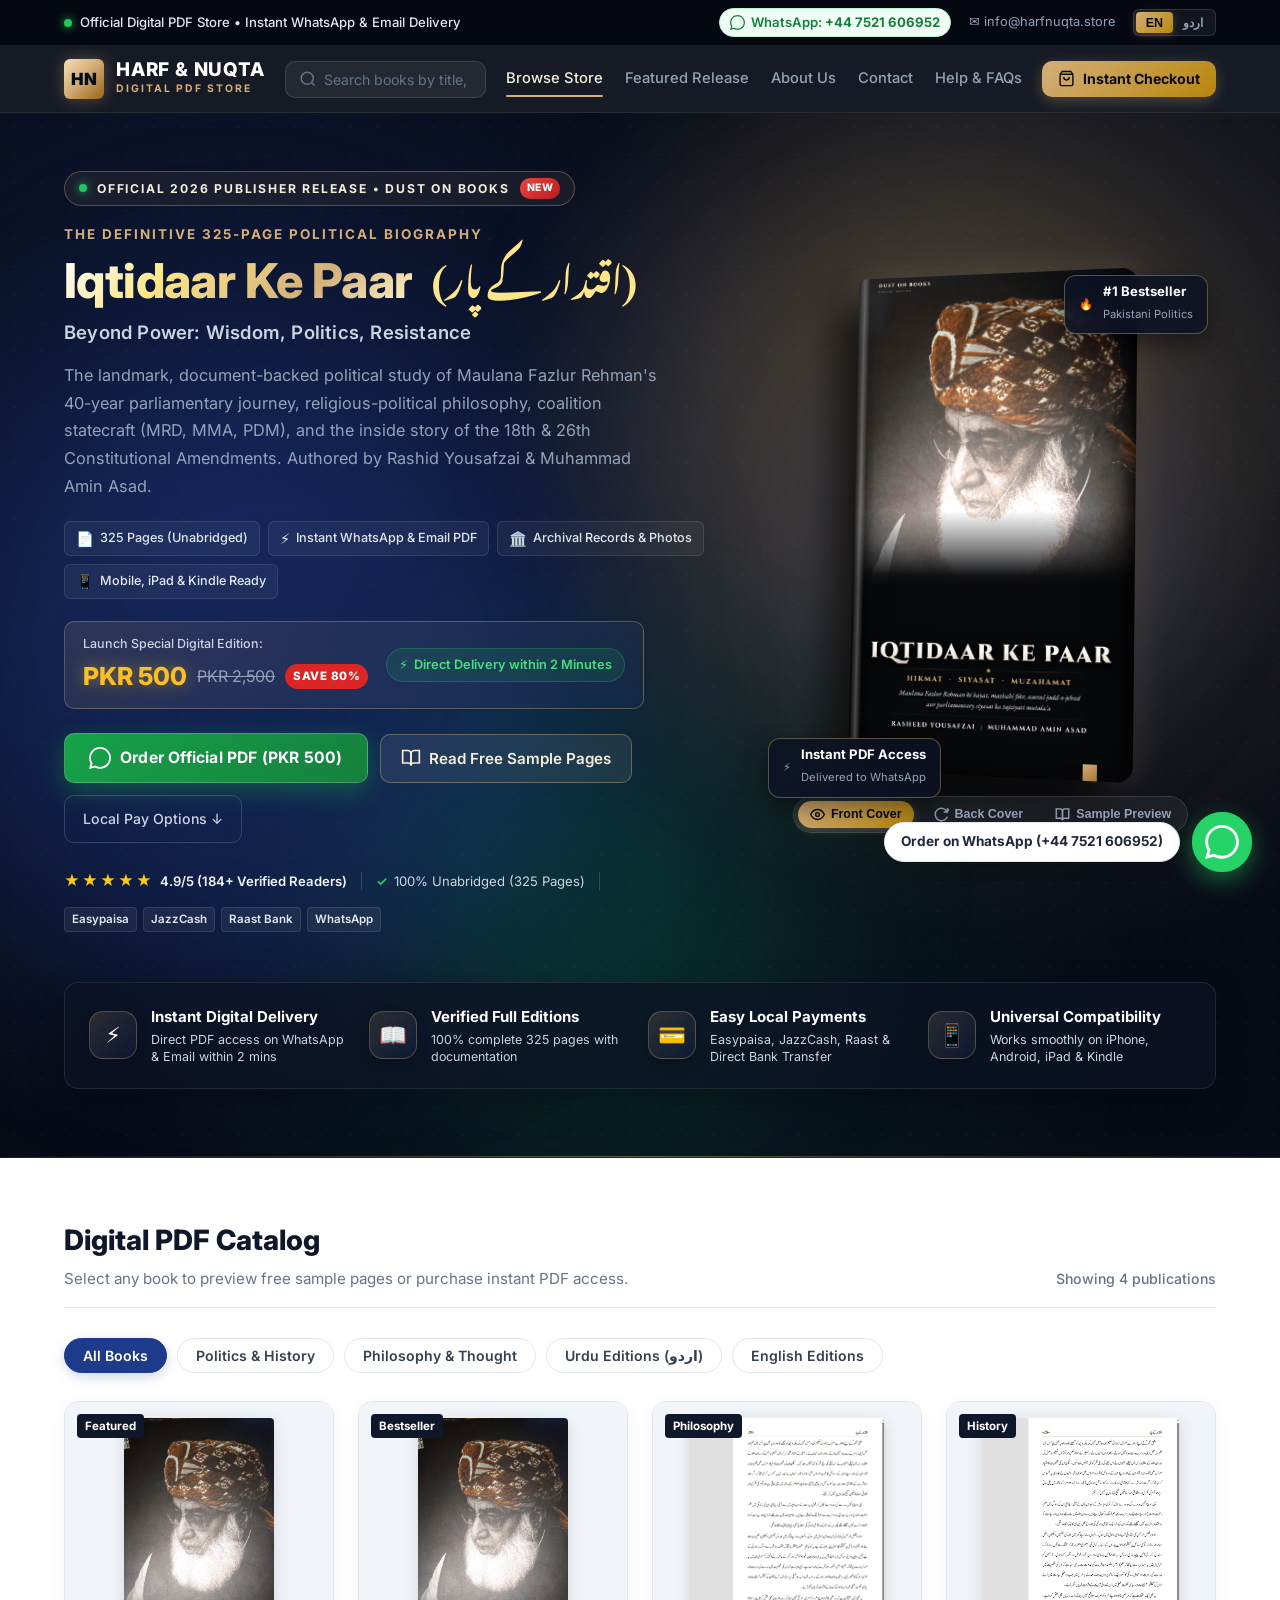
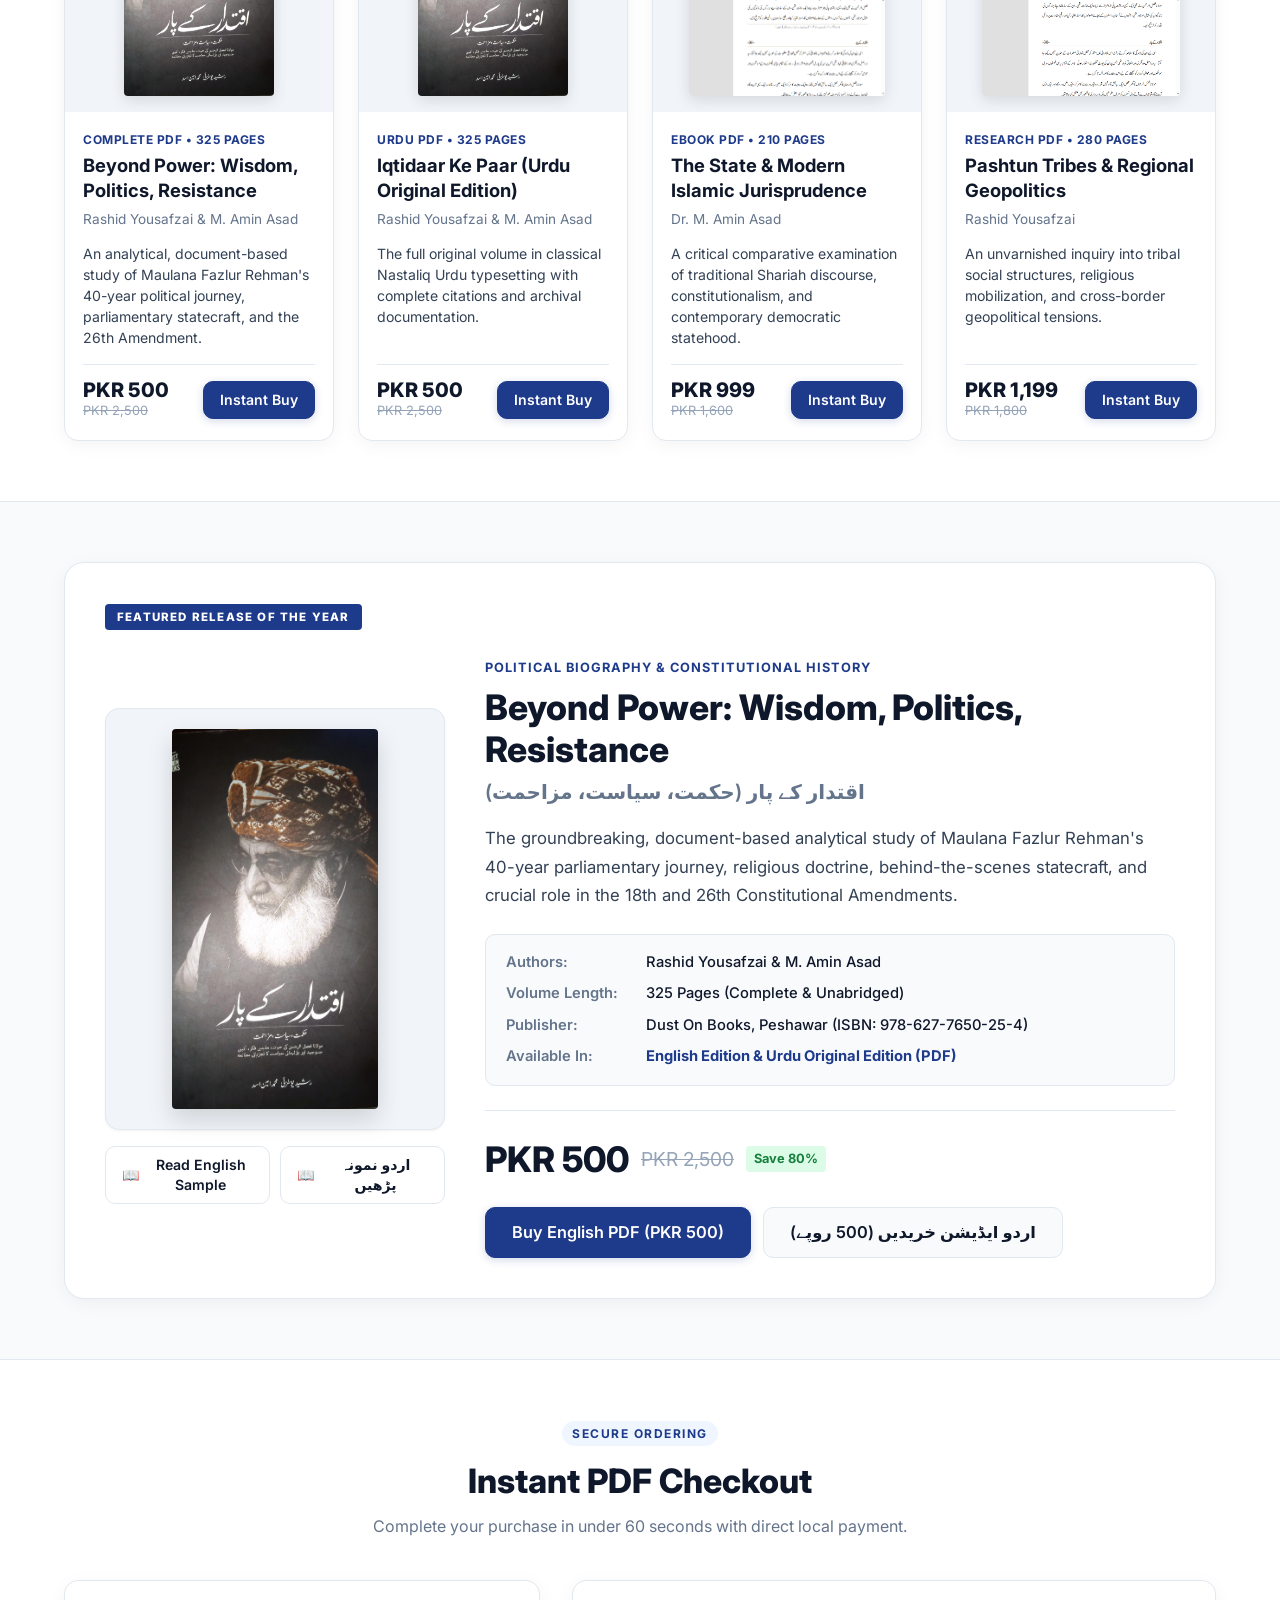
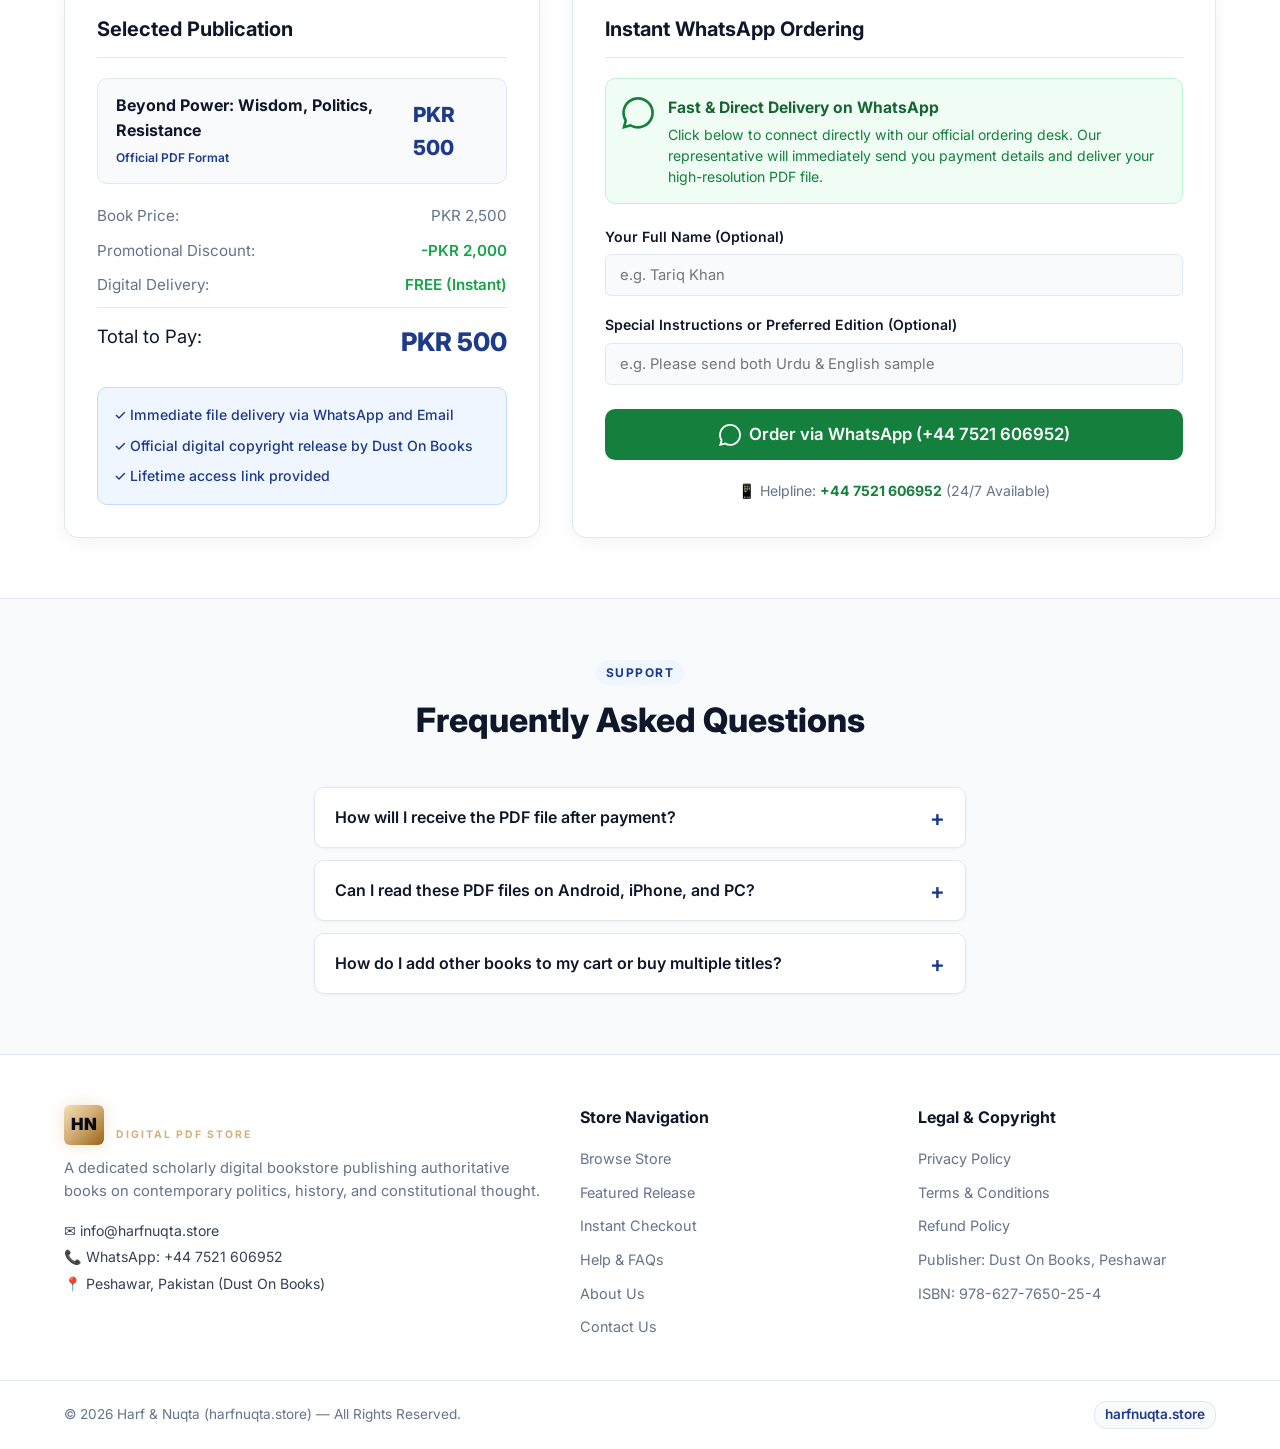
<file: index.html>
<!DOCTYPE html>
<html lang="en" dir="ltr">
<head>
  <meta charset="UTF-8">
  <meta name="viewport" content="width=device-width, initial-scale=1.0">

  <!-- Primary SEO Meta Tags -->
  <title>Iqtidaar Ke Paar PDF (اقتدار کے پار) | Download Official Book - Harf & Nuqta</title>
  <meta name="title" content="Iqtidaar Ke Paar PDF (اقتدار کے پار) | Download Official Book - Harf & Nuqta">
  <meta name="description" content="Download official verified PDF of 'Iqtidaar Ke Paar' (اقتدار کے پار) & 'Beyond Power' by Rasheed Yousafzai & Muhammad Amin Asad. 325-page unabridged political biography of Maulana Fazlur Rehman. Instant WhatsApp delivery.">
  <meta name="keywords" content="Iqtidaar Ke Paar, Iqtidaar Ke Paar PDF, اقتدار کے پار, اقتدار کے پار پی ڈی ایف, Beyond Power book, Beyond Power PDF, Maulana Fazlur Rehman book, مولانا فضل الرحمن, مولانا فضل الرحمٰن کتاب, Rasheed Yousafzai, Muhammad Amin Asad, Dust On Books, Harf & Nuqta, harfnuqta.store, Pakistani political books, 26th amendment book, JUI politics, Urdu PDF books download, buy political ebooks online Pakistan">
  <meta name="author" content="Harf & Nuqta Digital Books (Dust On Books)">
  <meta name="robots" content="index, follow, max-image-preview:large, max-snippet:-1, max-video-preview:-1">
  <link rel="canonical" href="https://harfnuqta.store/">
  <link rel="alternate" hreflang="en" href="https://harfnuqta.store/">
  <link rel="alternate" hreflang="ur" href="https://harfnuqta.store/?lang=ur">
  <link rel="alternate" hreflang="x-default" href="https://harfnuqta.store/">

  <!-- Open Graph / Facebook -->
  <meta property="og:type" content="book">
  <meta property="og:url" content="https://harfnuqta.store/">
  <meta property="og:title" content="Iqtidaar Ke Paar PDF (اقتدار کے پار) - Beyond Power Book">
  <meta property="og:description" content="Official 325-page unabridged political biography of Maulana Fazlur Rehman by Rasheed Yousafzai & Muhammad Amin Asad. Instant PDF download on WhatsApp & Email.">
  <meta property="og:image" content="https://harfnuqta.store/front_cover_roman_urdu.png">
  <meta property="og:image:secure_url" content="https://harfnuqta.store/front_cover_roman_urdu.png">
  <meta property="og:image:type" content="image/png">
  <meta property="og:image:width" content="1900">
  <meta property="og:image:height" content="3500">
  <meta property="og:image:alt" content="Iqtidaar Ke Paar (اقتدار کے پار) Book Cover">
  <meta property="og:site_name" content="Harf & Nuqta Digital Bookstore">
  <meta property="og:locale" content="en_US">
  <meta property="og:locale:alternate" content="ur_PK">

  <!-- Twitter / X Cards -->
  <meta name="twitter:card" content="summary_large_image">
  <meta name="twitter:url" content="https://harfnuqta.store/">
  <meta name="twitter:title" content="Iqtidaar Ke Paar PDF (اقتدار کے پار) - Official Digital Edition">
  <meta name="twitter:description" content="Download verified unabridged PDF of Maulana Fazlur Rehman's political biography 'Iqtidaar Ke Paar'. Instant delivery.">
  <meta name="twitter:image" content="https://harfnuqta.store/front_cover_roman_urdu.png">

  <!-- Favicon -->
  <link rel="icon" type="image/svg+xml" href="data:image/svg+xml,<svg xmlns='http://www.w3.org/2000/svg' viewBox='0 0 100 100'><text y='.9em' font-size='90'>📚</text></svg>">

  <!-- Google Fonts: Inter / Plus Jakarta Sans for clean English, Noto Nastaliq for Urdu -->
  <link rel="preconnect" href="https://fonts.googleapis.com">
  <link rel="preconnect" href="https://fonts.gstatic.com" crossorigin>
  <link href="https://fonts.googleapis.com/css2?family=Inter:wght@400;500;600;700;800&family=Noto+Nastaliq+Urdu:wght@400;600;700&display=swap" rel="stylesheet">

  <link rel="stylesheet" href="style.css?v=2.4">

  <!-- Google AdSense -->
  <script async src="https://pagead2.googlesyndication.com/pagead/js/adsbygoogle.js?client=ca-pub-1102729634133781"
     crossorigin="anonymous"></script>

  <!-- Schema.org JSON-LD (Search Rich Snippets, Bookstore, Books & FAQ) -->
  <script type="application/ld+json">
  {
    "@context": "https://schema.org",
    "@graph": [
      {
        "@type": "WebSite",
        "@id": "https://harfnuqta.store/#website",
        "url": "https://harfnuqta.store/",
        "name": "Harf & Nuqta",
        "alternateName": ["Harf & Nuqta Store", "Harf Nuqta Bookstore", "حرف و نقطہ"],
        "description": "Official Digital Bookstore for Iqtidaar Ke Paar (اقتدار کے پار), Beyond Power, and authoritative political philosophy eBooks in PDF format.",
        "inLanguage": ["en", "ur"],
        "potentialAction": {
          "@type": "SearchAction",
          "target": "https://harfnuqta.store/?s={search_term_string}",
          "query-input": "required name=search_term_string"
        }
      },
      {
        "@type": "BookStore",
        "@id": "https://harfnuqta.store/#bookstore",
        "name": "Harf & Nuqta Digital Books",
        "url": "https://harfnuqta.store/",
        "logo": "https://harfnuqta.store/front_cover_roman_urdu.png",
        "image": "https://harfnuqta.store/front_cover_roman_urdu.png",
        "description": "Premier digital bookstore publishing authoritative books on contemporary Pakistani politics, constitutional history, and scholarly literature.",
        "email": "info@harfnuqta.store",
        "telephone": "+447521606952",
        "address": {
          "@type": "PostalAddress",
          "streetAddress": "Forest Bazar, University of Agriculture",
          "addressLocality": "Peshawar",
          "addressRegion": "Khyber Pakhtunkhwa",
          "addressCountry": "PK"
        },
        "priceRange": "PKR 450 - PKR 2500",
        "currenciesAccepted": "PKR, USD, GBP, EUR, AED, SAR",
        "paymentAccepted": "Easypaisa, JazzCash, Raast, Bank Transfer, Direct WhatsApp Checkout"
      },
      {
        "@type": "Book",
        "@id": "https://harfnuqta.store/#book-iqtidaar-ke-paar",
        "name": "Iqtidaar Ke Paar (اقتدار کے پار) - Hikmat, Siyasat, Muzahamat",
        "alternateName": [
          "Iqtidaar Ke Paar",
          "اقتدار کے پار",
          "Iqtidaar Ke Paar PDF",
          "Iqtidaar Ke Paar Book PDF Download",
          "Beyond Power: Wisdom, Politics, Resistance",
          "Beyond Power PDF",
          "Maulana Fazlur Rehman Biography Book",
          "مولانا فضل الرحمٰن کی سوانح حیات اور سیاسی سفر",
          "مولانا فضل الرحمن کتاب"
        ],
        "isbn": "978-627-7650-25-4",
        "bookFormat": "https://schema.org/EBook",
        "inLanguage": ["ur", "en"],
        "numberOfPages": 325,
        "genre": ["Biography", "Political History", "Constitutional Law", "Pakistani Politics", "Parliamentary History"],
        "about": {
          "@type": "Person",
          "name": "Maulana Fazlur Rehman",
          "jobTitle": "Pakistani Politician, President of JUI & Parliamentary Leader",
          "description": "Central figure in Pakistan's parliamentary politics, democratic movements (MRD, PDM), and the 18th & 26th Constitutional Amendments."
        },
        "author": [
          {
            "@type": "Person",
            "name": "Rasheed Yousafzai",
            "jobTitle": "Author, Political Researcher & Historian"
          },
          {
            "@type": "Person",
            "name": "Muhammad Amin Asad",
            "jobTitle": "Author & Scholarly Biographer"
          }
        ],
        "publisher": {
          "@type": "Organization",
          "name": "Dust On Books",
          "address": "Peshawar, Khyber Pakhtunkhwa, Pakistan"
        },
        "description": "The definitive, document-backed 325-page political biography and analytical study of Maulana Fazlur Rehman. Covers 40 years of Pakistani statecraft, parliamentary debates, constitutional battles (including 18th and 26th amendments), religious-political philosophy, and coalition diplomacy.",
        "image": "https://harfnuqta.store/front_cover_roman_urdu.png",
        "aggregateRating": {
          "@type": "AggregateRating",
          "ratingValue": "4.9",
          "reviewCount": "184",
          "bestRating": "5",
          "worstRating": "1"
        },
        "offers": {
          "@type": "Offer",
          "price": "500",
          "priceCurrency": "PKR",
          "availability": "https://schema.org/InStock",
          "validThrough": "2028-12-31",
          "url": "https://harfnuqta.store/#featured-spotlight",
          "seller": {
            "@type": "Organization",
            "name": "Harf & Nuqta Digital Books"
          }
        }
      },
      {
        "@type": "FAQPage",
        "@id": "https://harfnuqta.store/#faq",
        "mainEntity": [
          {
            "@type": "Question",
            "name": "How to download Iqtidaar Ke Paar (اقتدار کے پار) PDF book?",
            "acceptedAnswer": {
              "@type": "Answer",
              "text": "You can download the official, high-resolution unabridged PDF of Iqtidaar Ke Paar directly from Harf & Nuqta (harfnuqta.store). Simply click 'Order via WhatsApp' or 'Instant Checkout', and your verified PDF copy will be delivered to your WhatsApp and email within minutes."
            }
          },
          {
            "@type": "Question",
            "name": "Is this the complete 325-page unabridged official edition?",
            "acceptedAnswer": {
              "@type": "Answer",
              "text": "Yes, this is 100% complete and official 325-page digital publication published by Dust On Books, containing all original chapters, documented parliamentary records, archival photographs, and analytical essays."
            }
          },
          {
            "@type": "Question",
            "name": "What payment methods are supported in Pakistan and internationally?",
            "acceptedAnswer": {
              "@type": "Answer",
              "text": "We accept all convenient local payment options in Pakistan including Easypaisa, JazzCash, Raast, and Direct Bank Transfer, as well as international remittance options via WhatsApp support."
            }
          },
          {
            "@type": "Question",
            "name": "Is 'Beyond Power' the English translation of 'Iqtidaar Ke Paar'?",
            "acceptedAnswer": {
              "@type": "Answer",
              "text": "Yes, 'Beyond Power: Wisdom, Politics, Resistance' is the authoritative unabridged English edition of 'Iqtidaar Ke Paar', translated with scholarly precision."
            }
          },
          {
            "@type": "Question",
            "name": "Can I read this PDF on iPhone, Android, iPad, Kindle and PC?",
            "acceptedAnswer": {
              "@type": "Answer",
              "text": "Yes, our digital editions are compiled to standard Adobe PDF specification with crystal-clear vector fonts, compatible with all mobile PDF viewers, tablets, Apple Books, Kindle, and desktop computers."
            }
          }
        ]
      }
    ]
  }
  </script>
</head>
<body class="lang-en">

  <!-- Top Simple Clean Utility Bar -->
  <div class="top-bar">
    <div class="container top-bar-inner">
      <div class="top-announcement">
        <span class="pulse-indicator"></span>
        <span data-key="topNotice">Official Digital PDF Store • Instant WhatsApp & Email Delivery</span>
      </div>
      <div class="top-bar-right">
        <a href="https://wa.me/447521606952" target="_blank" rel="noopener noreferrer" class="top-wa-link">
          <svg width="15" height="15" viewBox="0 0 24 24" fill="#15803d"><path d="M.057 24l1.687-6.163c-1.041-1.804-1.588-3.849-1.587-5.946.003-6.556 5.338-11.891 11.893-11.891 3.181.001 6.167 1.24 8.413 3.488 2.245 2.248 3.481 5.236 3.48 8.414-.003 6.557-5.338 11.892-11.893 11.892-1.99-.001-3.951-.5-5.688-1.448l-6.305 1.654zm6.597-3.807c1.676.995 3.276 1.591 5.392 1.592 5.448 0 9.886-4.434 9.889-9.885.002-5.462-4.415-9.89-9.881-9.892-5.452 0-9.887 4.434-9.889 9.884-.001 2.225.651 3.891 1.746 5.634l-.999 3.648 3.742-.981z"/></svg>
          <span>WhatsApp: <strong>+44 7521 606952</strong></span>
        </a>
        <span class="support-email">✉️ info@harfnuqta.store</span>
        <div class="lang-switch">
          <button class="lang-pill active" id="btnEn" onclick="setLanguage('en')">EN</button>
          <button class="lang-pill" id="btnUr" onclick="setLanguage('ur')">اردو</button>
        </div>
      </div>
    </div>
  </div>

  <!-- Main Navigation Header -->
  <header class="main-header">
    <div class="container header-container">
      
      <!-- Brand Logo -->
      <a href="#" class="store-brand">
        <div class="brand-symbol">HN</div>
        <div class="brand-naming">
          <span class="brand-title">HARF & NUQTA</span>
          <span class="brand-tagline" data-key="brandSub">DIGITAL PDF STORE</span>
        </div>
      </a>

      <!-- Search Bar -->
      <div class="header-search">
        <svg class="search-icon" width="18" height="18" viewBox="0 0 24 24" fill="none" stroke="currentColor" stroke-width="2"><circle cx="11" cy="11" r="8"/><line x1="21" y1="21" x2="16.65" y2="16.65"/></svg>
        <input type="text" id="storeSearchInput" placeholder="Search books by title, author, or keyword..." oninput="handleSearch(this.value)">
      </div>

      <!-- Navigation Links -->
      <nav class="nav-links" id="mainNav">
        <a href="#store-section" class="nav-item active" data-key="navCatalog">Browse Store</a>
        <a href="#featured-spotlight" class="nav-item" data-key="navFeatured">Featured Release</a>
        <a href="about.html" class="nav-item" data-key="navAbout">About Us</a>
        <a href="contact.html" class="nav-item">Contact</a>
        <a href="#faq-section" class="nav-item" data-key="navFaq">Help & FAQs</a>
      </nav>

      <!-- Cart / Quick Buy Button -->
      <div class="header-action">
        <a href="#checkout-section" class="btn btn-primary btn-sm">
          <svg width="17" height="17" viewBox="0 0 24 24" fill="none" stroke="currentColor" stroke-width="2"><path d="M6 2L3 6v14a2 2 0 0 0 2 2h14a2 2 0 0 0 2-2V6l-3-4z"/><line x1="3" y1="6" x2="21" y2="6"/><path d="M16 10a4 4 0 0 1-8 0"/></svg>
          <span data-key="btnHeaderBuy">Instant Checkout</span>
        </a>
      </div>

    </div>
  </header>

  <main>
    <!-- HERO SECTION: Ultra-Premium High-Converting Bookstore Presentation -->
    <section class="store-hero" id="hero-section">
      <div class="hero-bg-glow glow-gold"></div>
      <div class="hero-bg-glow glow-blue"></div>
      <div class="hero-bg-glow glow-emerald"></div>
      <div class="hero-mesh-overlay"></div>

      <div class="container hero-container">
        
        <!-- Left Column: Copy, Value Proposition & High-Converting CTAs -->
        <div class="hero-copy-column">
          
          <!-- Eyebrow Badge -->
          <div class="hero-badge">
            <span class="badge-live-pulse"></span>
            <span class="hero-badge-text" data-key="heroOverline">OFFICIAL 2026 PUBLISHER RELEASE • DUST ON BOOKS</span>
            <span class="hero-badge-tag">NEW</span>
          </div>
          
          <!-- Monumental Bilingual Headline -->
          <div class="hero-headline-wrap">
            <span class="hero-kicker" data-key="heroKicker">THE DEFINITIVE 325-PAGE POLITICAL BIOGRAPHY</span>
            <h1 class="store-hero-headline" id="heroMainTitle">
              <span class="gold-gradient-text" data-key="heroTitleMain">Iqtidaar Ke Paar</span>
              <span class="hero-headline-urdu" data-key="heroTitleUrdu">(اقتدار کے پار)</span>
            </h1>
            <p class="hero-tagline-sub" data-key="heroTagline">Beyond Power: Wisdom, Politics, Resistance</p>
          </div>
          
          <!-- Compelling Subtext -->
          <p class="store-hero-subtext" data-key="heroSubtext">
            The landmark, document-backed political study of Maulana Fazlur Rehman's 40-year parliamentary journey, religious-political philosophy, coalition statecraft (MRD, MMA, PDM), and the inside story of the 18th & 26th Constitutional Amendments. Authored by <strong>Rashid Yousafzai</strong> & <strong>Muhammad Amin Asad</strong>.
          </p>

          <!-- Quick Specs Badges -->
          <div class="hero-specs-row">
            <div class="spec-pill">
              <span class="spec-pill-icon">📄</span>
              <span class="spec-pill-text" data-key="specPill1">325 Pages (Unabridged)</span>
            </div>
            <div class="spec-pill">
              <span class="spec-pill-icon">⚡</span>
              <span class="spec-pill-text" data-key="specPill2">Instant WhatsApp & Email PDF</span>
            </div>
            <div class="spec-pill">
              <span class="spec-pill-icon">🏛️</span>
              <span class="spec-pill-text" data-key="specPill3">Archival Records & Photos</span>
            </div>
            <div class="spec-pill">
              <span class="spec-pill-icon">📱</span>
              <span class="spec-pill-text" data-key="specPill4">Mobile, iPad & Kindle Ready</span>
            </div>
          </div>

          <!-- Pricing & Instant Offer Banner -->
          <div class="hero-pricing-card">
            <div class="pricing-card-left">
              <span class="pricing-card-label" data-key="heroPriceLabel">Launch Special Digital Edition:</span>
              <div class="pricing-card-figures">
                <span class="hero-price-current">PKR 500</span>
                <span class="hero-price-original">PKR 2,500</span>
                <span class="hero-discount-pill" data-key="heroDiscountBadge">SAVE 80%</span>
              </div>
            </div>
            <div class="pricing-card-right">
              <span class="instant-delivery-tag">
                <span class="instant-icon">⚡</span>
                <span data-key="heroDeliveryNotice">Direct Delivery within 2 Minutes</span>
              </span>
            </div>
          </div>

          <!-- High-Converting Action Buttons -->
          <div class="hero-actions-row">
            <button class="btn btn-hero-whatsapp" onclick="launchWhatsAppHeroOrder()" id="btnHeroOrder">
              <svg width="22" height="22" viewBox="0 0 24 24" fill="currentColor"><path d="M.057 24l1.687-6.163c-1.041-1.804-1.588-3.849-1.587-5.946.003-6.556 5.338-11.891 11.893-11.891 3.181.001 6.167 1.24 8.413 3.488 2.245 2.248 3.481 5.236 3.48 8.414-.003 6.557-5.338 11.892-11.893 11.892-1.99-.001-3.951-.5-5.688-1.448l-6.305 1.654zm6.597-3.807c1.676.995 3.276 1.591 5.392 1.592 5.448 0 9.886-4.434 9.889-9.885.002-5.462-4.415-9.89-9.881-9.892-5.452 0-9.887 4.434-9.889 9.884-.001 2.225.651 3.891 1.746 5.634l-.999 3.648 3.742-.981z"/></svg>
              <span data-key="heroBtnOrder">Order Official PDF (PKR 500)</span>
            </button>
            <button class="btn btn-hero-sample" onclick="openSampleModal(currentLang === 'ur' ? 'urdu' : 'english')">
              <svg width="20" height="20" viewBox="0 0 24 24" fill="none" stroke="currentColor" stroke-width="2"><path d="M2 3h6a4 4 0 0 1 4 4v14a3 3 0 0 0-3-3H2z"/><path d="M22 3h-6a4 4 0 0 0-4 4v14a3 3 0 0 1 3-3h7z"/></svg>
              <span data-key="heroBtnSample">Read Free Sample Pages</span>
            </button>
            <a href="#checkout-section" class="btn btn-hero-checkout" title="Checkout with Easypaisa, JazzCash or Bank">
              <span data-key="heroBtnCheckout">Local Pay Options ↓</span>
            </a>
          </div>

          <!-- Social Proof & Supported Payment Methods -->
          <div class="hero-trust-bar">
            <div class="trust-stars-wrap">
              <div class="stars-gold">★★★★★</div>
              <span class="trust-score" data-key="heroTrustRating">4.9/5 (184+ Verified Readers)</span>
            </div>
            <div class="trust-divider"></div>
            <div class="trust-feature">
              <span class="trust-check">✓</span>
              <span data-key="heroTrustUnabridged">100% Unabridged (325 Pages)</span>
            </div>
            <div class="trust-divider"></div>
            <div class="trust-payment-icons">
              <span class="pay-method-tag">Easypaisa</span>
              <span class="pay-method-tag">JazzCash</span>
              <span class="pay-method-tag">Raast Bank</span>
              <span class="pay-method-tag">WhatsApp</span>
            </div>
          </div>

        </div>

        <!-- Right Column: Interactive 3D Hardcover Book Showcase -->
        <div class="hero-visual-column">
          <div class="hero-book-stage">
            
            <!-- Ambient Spotlight Glow Behind Book -->
            <div class="stage-spotlight"></div>
            
            <!-- Floating 3D Micro-Badges -->
            <div class="floating-badge badge-top-right">
              <span class="floating-badge-fire">🔥</span>
              <div>
                <strong>#1 Bestseller</strong>
                <span>Pakistani Politics</span>
              </div>
            </div>

            <div class="floating-badge badge-bottom-left">
              <span class="floating-badge-lightning">⚡</span>
              <div>
                <strong>Instant PDF Access</strong>
                <span>Delivered to WhatsApp</span>
              </div>
            </div>

            <!-- The 3D Flippable Book Card -->
            <div class="book-3d-scene" id="bookScene">
              <div class="book-3d-card" id="book3dCard" onclick="toggleBookFlip()">
                
                <!-- Front Cover Face -->
                <div class="book-face book-face-front">
                  <div class="book-spine-effect"></div>
                  <div class="book-gloss-overlay"></div>
                  <img src="front_cover_roman_urdu.png" alt="Iqtidaar Ke Paar Front Cover" class="book-cover-img" id="heroFrontCoverImg">
                  <div class="book-page-edges"></div>
                  <div class="book-ribbon"></div>
                </div>

                <!-- Back Cover Face -->
                <div class="book-face book-face-back">
                  <div class="book-spine-effect spine-right"></div>
                  <div class="book-gloss-overlay"></div>
                  <img src="back_cover_cropped.jpg" alt="Iqtidaar Ke Paar Back Cover - Authors & Summary" class="book-cover-img">
                  <div class="book-page-edges edges-left"></div>
                </div>

              </div>
              
              <!-- Realistic 3D Floor Shadow -->
              <div class="book-floor-shadow"></div>
            </div>

            <!-- Tactile Interactive Book Controls -->
            <div class="book-controls-bar">
              <button class="book-ctrl-btn active" id="btnViewFront" onclick="setBookView('front')">
                <svg width="15" height="15" viewBox="0 0 24 24" fill="none" stroke="currentColor" stroke-width="2.2"><path d="M1 12s4-8 11-8 11 8 11 8-4 8-11 8-11-8-11-8z"/><circle cx="12" cy="12" r="3"/></svg>
                <span data-key="ctrlFront">Front Cover</span>
              </button>
              <button class="book-ctrl-btn" id="btnViewBack" onclick="setBookView('back')">
                <svg width="15" height="15" viewBox="0 0 24 24" fill="none" stroke="currentColor" stroke-width="2.2"><path d="M21.5 2v6h-6M21.34 15.57a10 10 0 1 1-.57-8.38l5.67-5.67"/></svg>
                <span data-key="ctrlBack">Back Cover</span>
              </button>
              <button class="book-ctrl-btn" onclick="openSampleModal(currentLang === 'ur' ? 'urdu' : 'english')">
                <svg width="15" height="15" viewBox="0 0 24 24" fill="none" stroke="currentColor" stroke-width="2.2"><path d="M2 3h6a4 4 0 0 1 4 4v14a3 3 0 0 0-3-3H2z"/><path d="M22 3h-6a4 4 0 0 0-4 4v14a3 3 0 0 1 3-3h7z"/></svg>
                <span data-key="ctrlSample">Sample Preview</span>
              </button>
            </div>

          </div>
        </div>

      </div>

      <!-- Trust Perks Strip Beneath Hero -->
      <div class="container hero-perks-container">
        <div class="store-perks-row">
          <div class="perk-box">
            <div class="perk-icon-circle">⚡</div>
            <div class="perk-text">
              <strong data-key="perk1Title">Instant Digital Delivery</strong>
              <span data-key="perk1Desc">Direct PDF access on WhatsApp & Email within 2 mins</span>
            </div>
          </div>
          <div class="perk-box">
            <div class="perk-icon-circle">📖</div>
            <div class="perk-text">
              <strong data-key="perk2Title">Verified Full Editions</strong>
              <span data-key="perk2Desc">100% complete 325 pages with documentation</span>
            </div>
          </div>
          <div class="perk-box">
            <div class="perk-icon-circle">💳</div>
            <div class="perk-text">
              <strong data-key="perk3Title">Easy Local Payments</strong>
              <span data-key="perk3Desc">Easypaisa, JazzCash, Raast & Direct Bank Transfer</span>
            </div>
          </div>
          <div class="perk-box">
            <div class="perk-icon-circle">📱</div>
            <div class="perk-text">
              <strong data-key="perk4Title">Universal Compatibility</strong>
              <span data-key="perk4Desc">Works smoothly on iPhone, Android, iPad & Kindle</span>
            </div>
          </div>
        </div>
      </div>
    </section>

    <!-- MAIN BOOKSTORE CATALOG SECTION -->
    <section class="section-store-catalog" id="store-section">
      <div class="container">
        
        <div class="catalog-heading-wrap">
          <div>
            <h2 class="catalog-title" data-key="catalogTitle">Digital PDF Catalog</h2>
            <p class="catalog-subtitle" data-key="catalogSubtitle">Select any book to preview free sample pages or purchase instant PDF access.</p>
          </div>
          <div class="catalog-status" id="catalogResultsCount">
            Showing all 4 publications
          </div>
        </div>

        <!-- Quick Category Filters in Catalog -->
        <div class="quick-category-pills">
          <button class="cat-pill active" onclick="applyFilter('all', this)" data-key="catAll">All Books (<span id="countAll">4</span>)</button>
          <button class="cat-pill" onclick="applyFilter('politics', this)" data-key="catPolitics">Politics & History</button>
          <button class="cat-pill" onclick="applyFilter('philosophy', this)" data-key="catPhilosophy">Philosophy & Thought</button>
          <button class="cat-pill" onclick="applyFilter('urdu', this)" data-key="catUrdu">Urdu Editions (اردو)</button>
          <button class="cat-pill" onclick="applyFilter('english', this)" data-key="catEnglish">English Editions</button>
        </div>

        <!-- Books Grid -->
        <div class="store-grid" id="storeBooksGrid">
          <!-- Dynamically populated via app.js -->
        </div>

      </div>
    </section>

    <!-- FEATURED SPOTLIGHT: BEYOND POWER / IQTIDAAR KE PAAR -->
    <section class="section-spotlight" id="featured-spotlight">
      <div class="container">
        
        <div class="spotlight-card">
          <div class="spotlight-badge" data-key="spotlightBadge">FEATURED RELEASE OF THE YEAR</div>

          <div class="spotlight-grid">
            
            <!-- Left: Book Visual & Preview -->
            <div class="spotlight-visual">
              <div class="spotlight-book-frame">
                <img src="front_cover_cropped.jpg" alt="Beyond Power / اقتدار کے پار Cover" class="spotlight-cover">
              </div>
              <div class="spotlight-quick-actions">
                <button class="btn btn-outline btn-sm w-100" onclick="openSampleModal('english')">
                  📖 <span data-key="btnReadSampleEn">Read English Sample</span>
                </button>
                <button class="btn btn-outline btn-sm w-100" onclick="openSampleModal('urdu')">
                  📖 <span data-key="btnReadSampleUr">اردو نمونہ پڑھیں</span>
                </button>
              </div>
            </div>

            <!-- Right: Details & Purchase -->
            <div class="spotlight-info">
              <span class="spotlight-category" data-key="spotCat">POLITICAL BIOGRAPHY & CONSTITUTIONAL HISTORY • مستند سوانحی و سیاسی دستاویز</span>
              <h2 class="spotlight-title" data-key="spotTitle">
                Iqtidaar Ke Paar: Hikmat, Siyasat, Muzahamat (اقتدار کے پار)
              </h2>
              <div class="spotlight-subtitle" data-key="spotSub">
                Beyond Power: Wisdom, Politics, Resistance (English & Urdu Editions)
              </div>

              <p class="spotlight-desc" data-key="spotDesc">
                <strong>Iqtidaar Ke Paar (اقتدار کے پار)</strong> is the groundbreaking, document-backed analytical study of <strong>Maulana Fazlur Rehman's</strong> 40-year parliamentary journey, religious-political philosophy, democratic coalitions (MRD, MMA, PDM), and his pivotal role in Pakistan's constitutional history, including the historic 18th and 26th Constitutional Amendments. Authored by <strong>Rasheed Yousafzai</strong> and <strong>Muhammad Amin Asad</strong>, published exclusively by <strong>Dust On Books</strong>.
              </p>

              <!-- Meta specs table -->
              <div class="specs-table">
                <div class="spec-row">
                  <span class="spec-label" data-key="lblAuthors">Authors:</span>
                  <span class="spec-value" data-key="valAuthors">Rashid Yousafzai & M. Amin Asad</span>
                </div>
                <div class="spec-row">
                  <span class="spec-label" data-key="lblLength">Volume Length:</span>
                  <span class="spec-value" data-key="valLength">325 Pages (Complete & Unabridged)</span>
                </div>
                <div class="spec-row">
                  <span class="spec-label" data-key="lblPublisher">Publisher:</span>
                  <span class="spec-value">Dust On Books, Peshawar (ISBN: 978-627-7650-25-4)</span>
                </div>
                <div class="spec-row">
                  <span class="spec-label" data-key="lblFormats">Available In:</span>
                  <span class="spec-value highlight-tag" data-key="valFormats">English Edition & Urdu Original Edition (PDF)</span>
                </div>
              </div>

              <!-- Price Box -->
              <div class="spotlight-pricing">
                <div class="spotlight-price-values">
                  <span class="price-big">PKR 500</span>
                  <span class="price-strikethrough">PKR 2,500</span>
                  <span class="save-tag" data-key="saveTag">Save 80%</span>
                </div>
                <div class="spotlight-actions">
                  <button class="btn btn-primary btn-lg" onclick="selectBookForPurchase('Beyond Power (English Edition)', 500)">
                    <span data-key="btnBuyEn">Buy English PDF (PKR 500)</span>
                  </button>
                  <button class="btn btn-secondary btn-lg" onclick="selectBookForPurchase('اقتدار کے پار (اردو ایڈیشن)', 500)">
                    <span data-key="btnBuyUr">اردو ایڈیشن خریدیں (500 روپے)</span>
                  </button>
                </div>
              </div>

            </div>

          </div>
        </div>

      </div>
    </section>

    <!-- CHECKOUT & PAYMENT SECTION -->
    <section class="section-checkout" id="checkout-section">
      <div class="container">
        
        <div class="checkout-header-center">
          <span class="checkout-pill-tag" data-key="checkoutTag">SECURE ORDERING</span>
          <h2 class="checkout-main-title" data-key="checkoutTitle">Instant PDF Checkout</h2>
          <p class="checkout-sub" data-key="checkoutSubtitle">Complete your purchase in under 60 seconds with direct local payment.</p>
        </div>

        <div class="checkout-container-grid">
          
          <!-- Order Summary Card -->
          <div class="checkout-summary-box">
            <h3 class="summary-heading" data-key="headingSummary">Selected Publication</h3>
            
            <div class="selected-product-card">
              <div class="prod-details">
                <strong id="cartItemTitle">Beyond Power: Wisdom, Politics, Resistance</strong>
                <span class="prod-badge">Official PDF Format</span>
              </div>
              <div class="prod-price" id="cartItemPrice">PKR 500</div>
            </div>

            <div class="price-breakdown">
              <div class="breakdown-row">
                <span data-key="lblBasePrice">Book Price:</span>
                <span>PKR 2,500</span>
              </div>
              <div class="breakdown-row">
                <span data-key="lblPromoDiscount">Promotional Discount:</span>
                <span class="text-discount">-PKR 2,000</span>
              </div>
              <div class="breakdown-row">
                <span data-key="lblDelivery">Digital Delivery:</span>
                <span class="text-free">FREE (Instant)</span>
              </div>
              <div class="breakdown-row total-row">
                <span data-key="lblTotal">Total to Pay:</span>
                <strong class="total-highlight" id="cartTotalDisplay">PKR 500</strong>
              </div>
            </div>

            <div class="guarantee-box">
              <div class="g-item">✓ <span data-key="g1">Immediate file delivery via WhatsApp and Email</span></div>
              <div class="g-item">✓ <span data-key="g2">Official digital copyright release by Dust On Books</span></div>
              <div class="g-item">✓ <span data-key="g3">Lifetime access link provided</span></div>
            </div>
          </div>

          <!-- Direct WhatsApp Order Card -->
          <div class="checkout-form-box">
            <h3 class="summary-heading" data-key="headingCustomer">Instant WhatsApp Ordering</h3>

            <div class="whatsapp-order-promo">
              <div class="wa-order-icon">
                <svg width="32" height="32" viewBox="0 0 24 24" fill="#15803d"><path d="M.057 24l1.687-6.163c-1.041-1.804-1.588-3.849-1.587-5.946.003-6.556 5.338-11.891 11.893-11.891 3.181.001 6.167 1.24 8.413 3.488 2.245 2.248 3.481 5.236 3.48 8.414-.003 6.557-5.338 11.892-11.893 11.892-1.99-.001-3.951-.5-5.688-1.448l-6.305 1.654zm6.597-3.807c1.676.995 3.276 1.591 5.392 1.592 5.448 0 9.886-4.434 9.889-9.885.002-5.462-4.415-9.89-9.881-9.892-5.452 0-9.887 4.434-9.889 9.884-.001 2.225.651 3.891 1.746 5.634l-.999 3.648 3.742-.981z"/></svg>
              </div>
              <div class="wa-order-text">
                <strong data-key="waOrderHead">Fast & Direct Delivery on WhatsApp</strong>
                <p data-key="waOrderDesc">Click below to connect directly with our official ordering desk. Our representative will immediately send you payment details and deliver your high-resolution PDF file.</p>
              </div>
            </div>

            <form id="storeCheckoutForm" onsubmit="handleDirectWhatsApp(event)">
              <div class="form-field">
                <label for="orderName" data-key="lblFullName">Your Full Name (Optional)</label>
                <input type="text" id="orderName" class="clean-input" placeholder="e.g. Tariq Khan">
              </div>

              <div class="form-field">
                <label for="orderNotes" data-key="lblNotes">Special Instructions or Preferred Edition (Optional)</label>
                <input type="text" id="orderNotes" class="clean-input" placeholder="e.g. Please send both Urdu & English sample">
              </div>

              <div class="form-actions" style="margin-top: 24px;">
                <button type="submit" class="btn btn-whatsapp-clean btn-block btn-lg" style="font-size: 1.05rem;">
                  <svg width="22" height="22" viewBox="0 0 24 24" fill="currentColor"><path d="M.057 24l1.687-6.163c-1.041-1.804-1.588-3.849-1.587-5.946.003-6.556 5.338-11.891 11.893-11.891 3.181.001 6.167 1.24 8.413 3.488 2.245 2.248 3.481 5.236 3.48 8.414-.003 6.557-5.338 11.892-11.893 11.892-1.99-.001-3.951-.5-5.688-1.448l-6.305 1.654zm6.597-3.807c1.676.995 3.276 1.591 5.392 1.592 5.448 0 9.886-4.434 9.889-9.885.002-5.462-4.415-9.89-9.881-9.892-5.452 0-9.887 4.434-9.889 9.884-.001 2.225.651 3.891 1.746 5.634l-.999 3.648 3.742-.981z"/></svg>
                  <span data-key="btnWhatsAppDirect">Order via WhatsApp (+44 7521 606952)</span>
                </button>
                <div class="whatsapp-number-badge">
                  <span>📱 Helpline: <strong>+44 7521 606952</strong> (24/7 Available)</span>
                </div>
              </div>
            </form>
          </div>

        </div>

      </div>
    </section>

    <!-- FAQ SECTION -->
    <section class="section-faq" id="faq-section">
      <div class="container max-w-700">
        
        <div class="checkout-header-center">
          <span class="checkout-pill-tag" data-key="faqTag">SUPPORT</span>
          <h2 class="checkout-main-title" data-key="faqTitle">Frequently Asked Questions</h2>
        </div>

        <div class="clean-accordion">
          <div class="accordion-card">
            <button class="acc-head" onclick="toggleAcc(this)">
              <span data-key="q1">How will I receive the PDF file after payment?</span>
              <span class="acc-arrow">+</span>
            </button>
            <div class="acc-content">
              <p data-key="a1">Once your payment reference is submitted or sent to WhatsApp, your verified PDF eBook and download access link are delivered directly to your WhatsApp within minutes.</p>
            </div>
          </div>

          <div class="accordion-card">
            <button class="acc-head" onclick="toggleAcc(this)">
              <span data-key="q2">Can I read these PDF files on Android, iPhone, and PC?</span>
              <span class="acc-arrow">+</span>
            </button>
            <div class="acc-content">
              <p data-key="a2">Yes, our digital editions are compiled to standard Adobe PDF specifications with high readability across mobile devices, tablets, desktop computers, and e-readers.</p>
            </div>
          </div>

          <div class="accordion-card">
            <button class="acc-head" onclick="toggleAcc(this)">
              <span data-key="q3">How do I add other books to my cart or buy multiple titles?</span>
              <span class="acc-arrow">+</span>
            </button>
            <div class="acc-content">
              <p data-key="a3">Simply click 'Instant Buy' on any book in the catalog above, and the checkout form will update with the chosen title and amount.</p>
            </div>
          </div>
        </div>

      </div>
    </section>

  </main>

  <!-- CLEAN PROFESSIONAL FOOTER -->
  <footer class="clean-footer">
    <div class="container footer-grid">
      
      <div class="footer-brand-pane">
        <div class="store-brand">
          <div class="brand-symbol">HN</div>
          <div class="brand-naming">
            <span class="brand-title">HARF & NUQTA</span>
            <span class="brand-tagline">DIGITAL PDF STORE</span>
          </div>
        </div>
        <p class="footer-mission" data-key="footerMission">
          A dedicated scholarly digital bookstore publishing authoritative books on contemporary politics, history, and constitutional thought.
        </p>
        <div class="footer-contacts">
          <div>✉️ info@harfnuqta.store</div>
          <div>📞 WhatsApp: +44 7521 606952</div>
          <div>📍 Peshawar, Pakistan (Dust On Books)</div>
        </div>
      </div>

      <div class="footer-links-pane">
        <h4 data-key="ftQuick">Store Navigation</h4>
        <ul>
          <li><a href="#store-section" data-key="navCatalog">Browse Catalog</a></li>
          <li><a href="#featured-spotlight" data-key="navFeatured">Featured Release</a></li>
          <li><a href="#checkout-section" data-key="btnHeaderBuy">Instant Checkout</a></li>
          <li><a href="#faq-section" data-key="navFaq">Help & FAQs</a></li>
          <li><a href="about.html">About Us</a></li>
          <li><a href="contact.html">Contact Us</a></li>
        </ul>
      </div>

      <div class="footer-links-pane">
        <h4 data-key="ftLegal">Legal & Policies</h4>
        <ul>
          <li><a href="privacy-policy.html">Privacy Policy</a></li>
          <li><a href="terms.html">Terms & Conditions</a></li>
          <li><a href="refund-policy.html">Refund Policy</a></li>
          <li><span>Publisher: Dust On Books, Peshawar</span></li>
          <li><span>ISBN: 978-627-7650-25-4</span></li>
        </ul>
      </div>

    </div>

    <div class="footer-sub-bar">
      <div class="container sub-bar-flex">
        <span>© 2026 Harf & Nuqta (harfnuqta.store) — All Rights Reserved.</span>
        <span class="domain-tag">harfnuqta.store</span>
      </div>
    </div>
  </footer>

  <!-- SAMPLE READER MODAL -->
  <div class="clean-modal" id="sampleModal">
    <div class="clean-modal-dialog">
      <div class="clean-modal-header">
        <div>
          <h3 id="sampleModalTitle">Book Preview</h3>
          <span class="modal-source">Harf & Nuqta Digital Reader</span>
        </div>
        <button class="clean-modal-close" onclick="closeSampleModal()">&times;</button>
      </div>
      <div class="clean-modal-body" id="sampleModalBody">
        <!-- Content injected dynamically -->
      </div>
      <div class="clean-modal-footer">
        <span data-key="modalNote">To read the full unabridged 325 pages, get the complete PDF below.</span>
        <a href="#checkout-section" class="btn btn-primary" onclick="closeSampleModal()" data-key="modalOrderBtn">Order Complete PDF (PKR 500)</a>
      </div>
    </div>
  </div>

  <!-- ORDER SUCCESS MODAL -->
  <div class="clean-modal" id="successModal">
    <div class="clean-modal-dialog max-w-500 text-center">
      <div class="success-check-badge">✓</div>
      <h3 class="success-heading" data-key="succTitle">Order Submitted Successfully</h3>
      <p class="success-para" data-key="succText">
        Thank you! We have logged your order and transaction reference. Your verified PDF will be dispatched to your WhatsApp number shortly.
      </p>
      
      <div class="success-meta-card" id="successMetaContent">
        <!-- Meta details -->
      </div>

      <div class="success-buttons">
        <a href="#" id="directWhatsAppLink" class="btn btn-whatsapp-clean btn-block" target="_blank">
          <span data-key="btnConfirmWa">Confirm Instantly on WhatsApp</span>
        </a>
        <button class="btn btn-outline btn-block" onclick="closeSuccessModal()" data-key="btnClose">Close</button>
      </div>
    </div>
  </div>

  <!-- FLOATING WHATSAPP BUTTON (Direct 24/7 Access) -->
  <a href="https://wa.me/447521606952?text=Hello%21%20I%20want%20to%20order%20a%20PDF%20book%20from%20Harf%20%26%20Nuqta%20Store%20(harfnuqta.store)." class="floating-whatsapp" target="_blank" rel="noopener noreferrer" aria-label="Order on WhatsApp">
    <div class="floating-wa-badge" data-key="floatingWaText">Order on WhatsApp (+44 7521 606952)</div>
    <div class="floating-wa-icon-box">
      <svg width="34" height="34" viewBox="0 0 24 24" fill="#ffffff"><path d="M.057 24l1.687-6.163c-1.041-1.804-1.588-3.849-1.587-5.946.003-6.556 5.338-11.891 11.893-11.891 3.181.001 6.167 1.24 8.413 3.488 2.245 2.248 3.481 5.236 3.48 8.414-.003 6.557-5.338 11.892-11.893 11.892-1.99-.001-3.951-.5-5.688-1.448l-6.305 1.654zm6.597-3.807c1.676.995 3.276 1.591 5.392 1.592 5.448 0 9.886-4.434 9.889-9.885.002-5.462-4.415-9.89-9.881-9.892-5.452 0-9.887 4.434-9.889 9.884-.001 2.225.651 3.891 1.746 5.634l-.999 3.648 3.742-.981z"/></svg>
    </div>
  </a>

  <script src="app.js?v=2.2"></script>
</body>
</html>
</file>
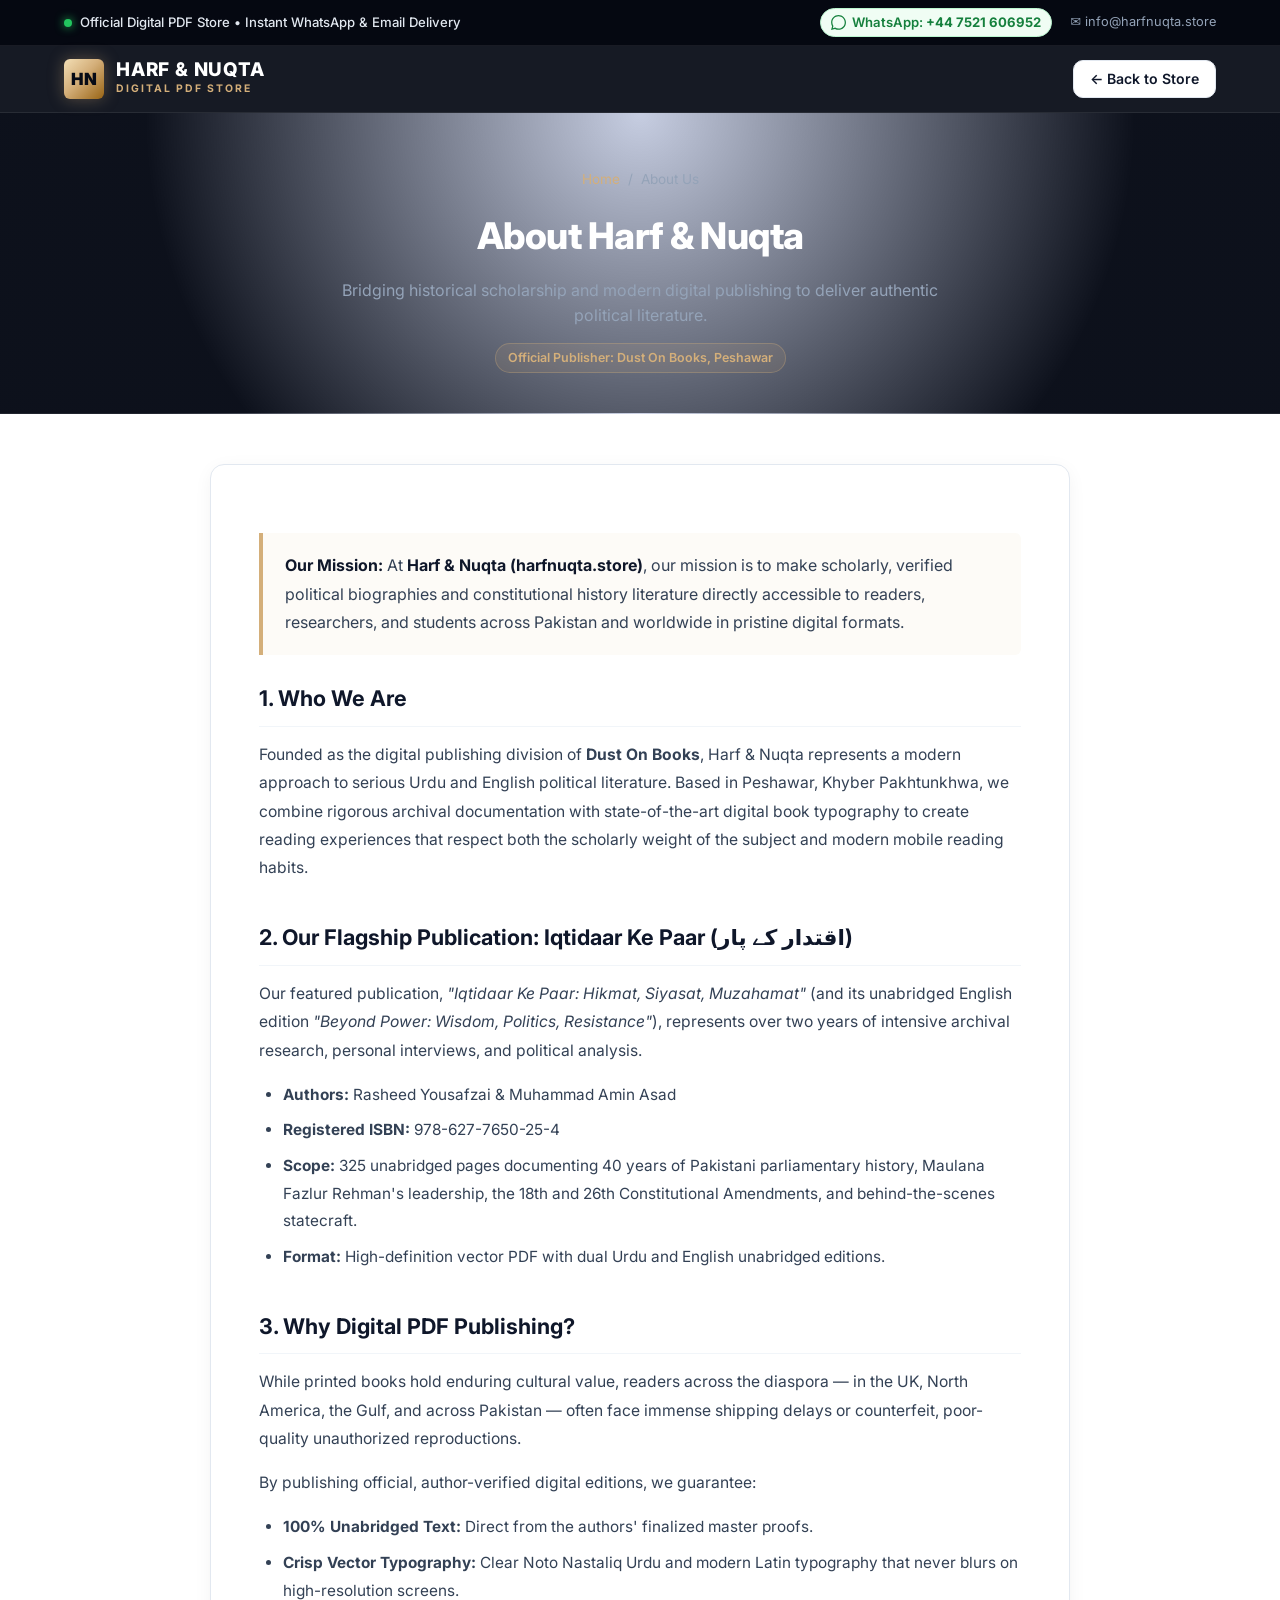
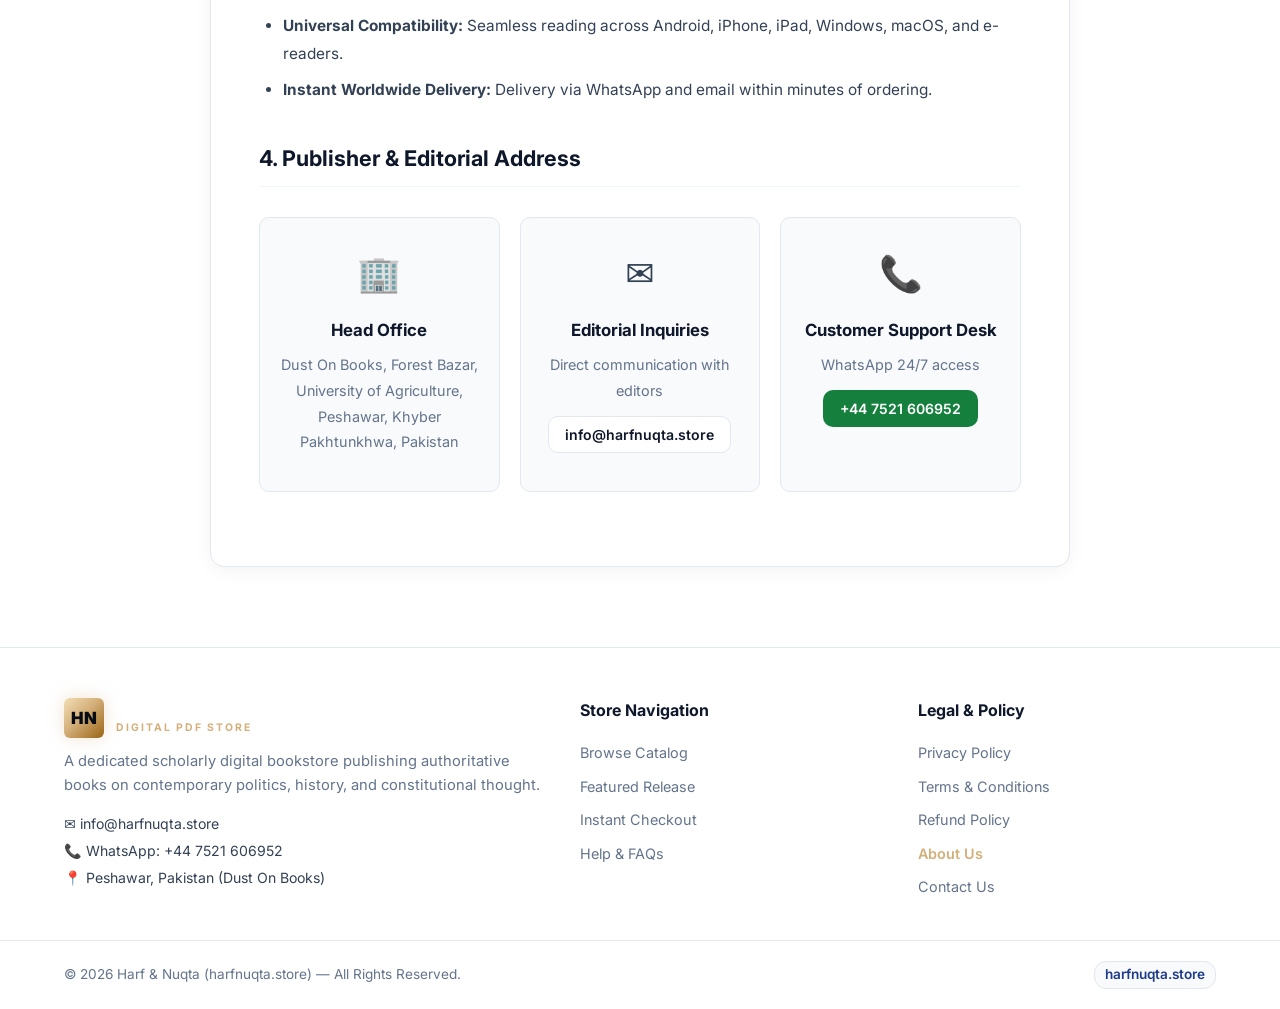
<file: about.html>
<!DOCTYPE html>
<html lang="en" dir="ltr">
<head>
  <meta charset="UTF-8">
  <meta name="viewport" content="width=device-width, initial-scale=1.0">

  <!-- Primary SEO Meta Tags -->
  <title>About Us | Harf & Nuqta Digital Bookstore</title>
  <meta name="title" content="About Us | Harf & Nuqta Digital Bookstore">
  <meta name="description" content="Discover Harf & Nuqta (harfnuqta.store) — publisher of premier political biographies, constitutional history, and verified eBooks. Official publisher Dust On Books, Peshawar.">
  <meta name="robots" content="index, follow">
  <link rel="canonical" href="https://harfnuqta.store/about.html">

  <!-- Open Graph -->
  <meta property="og:type" content="article">
  <meta property="og:url" content="https://harfnuqta.store/about.html">
  <meta property="og:title" content="About Us - Harf & Nuqta Digital Bookstore">
  <meta property="og:description" content="About Harf & Nuqta Bookstore, publisher Dust On Books, and the definitive political biography 'Iqtidaar Ke Paar'.">
  <meta property="og:image" content="https://harfnuqta.store/front_cover_roman_urdu.png">

  <!-- Favicon -->
  <link rel="icon" type="image/svg+xml" href="data:image/svg+xml,<svg xmlns='http://www.w3.org/2000/svg' viewBox='0 0 100 100'><text y='.9em' font-size='90'>📚</text></svg>">

  <!-- Fonts & Styles -->
  <link rel="preconnect" href="https://fonts.googleapis.com">
  <link rel="preconnect" href="https://fonts.gstatic.com" crossorigin>
  <link href="https://fonts.googleapis.com/css2?family=Inter:wght@400;500;600;700;800&family=Noto+Nastaliq+Urdu:wght@400;600;700&display=swap" rel="stylesheet">
  <link rel="stylesheet" href="style.css?v=2.5">

  <!-- Google AdSense -->
  <script async src="https://pagead2.googlesyndication.com/pagead/js/adsbygoogle.js?client=ca-pub-1102729634133781"
     crossorigin="anonymous"></script>
</head>
<body class="lang-en">

  <!-- Top Utility Bar -->
  <div class="top-bar">
    <div class="container top-bar-inner">
      <div class="top-announcement">
        <span class="pulse-indicator"></span>
        <span>Official Digital PDF Store • Instant WhatsApp &amp; Email Delivery</span>
      </div>
      <div class="top-bar-right">
        <a href="https://wa.me/447521606952" target="_blank" rel="noopener noreferrer" class="top-wa-link">
          <svg width="15" height="15" viewBox="0 0 24 24" fill="#15803d"><path d="M.057 24l1.687-6.163c-1.041-1.804-1.588-3.849-1.587-5.946.003-6.556 5.338-11.891 11.893-11.891 3.181.001 6.167 1.24 8.413 3.488 2.245 2.248 3.481 5.236 3.48 8.414-.003 6.557-5.338 11.892-11.893 11.892-1.99-.001-3.951-.5-5.688-1.448l-6.305 1.654zm6.597-3.807c1.676.995 3.276 1.591 5.392 1.592 5.448 0 9.886-4.434 9.889-9.885.002-5.462-4.415-9.89-9.881-9.892-5.452 0-9.887 4.434-9.889 9.884-.001 2.225.651 3.891 1.746 5.634l-.999 3.648 3.742-.981z"/></svg>
          <span>WhatsApp: <strong>+44 7521 606952</strong></span>
        </a>
        <span class="support-email">✉️ info@harfnuqta.store</span>
      </div>
    </div>
  </div>

  <!-- Header -->
  <header class="main-header">
    <div class="container header-container">
      <a href="index.html" class="store-brand">
        <div class="brand-symbol">HN</div>
        <div class="brand-naming">
          <span class="brand-title">HARF &amp; NUQTA</span>
          <span class="brand-tagline">DIGITAL PDF STORE</span>
        </div>
      </a>
      <div>
        <a href="index.html" class="btn btn-outline btn-sm">← Back to Store</a>
      </div>
    </div>
  </header>

  <!-- Hero Header -->
  <section class="legal-hero">
    <div class="container">
      <nav class="legal-breadcrumbs" aria-label="Breadcrumb">
        <a href="index.html">Home</a>
        <span>/</span>
        <span>About Us</span>
      </nav>
      <h1 class="legal-title">About Harf &amp; Nuqta</h1>
      <p class="legal-subtitle">
        Bridging historical scholarship and modern digital publishing to deliver authentic political literature.
      </p>
      <span class="legal-badge-date">Official Publisher: Dust On Books, Peshawar</span>
    </div>
  </section>

  <!-- Main Content Wrap -->
  <main class="legal-content-wrap">
    <div class="container">
      <article class="legal-article">

        <div class="legal-callout callout-gold">
          <strong>Our Mission:</strong> At <strong>Harf &amp; Nuqta (harfnuqta.store)</strong>, our mission is to make scholarly, verified political biographies and constitutional history literature directly accessible to readers, researchers, and students across Pakistan and worldwide in pristine digital formats.
        </div>

        <h2>1. Who We Are</h2>
        <p>
          Founded as the digital publishing division of <strong>Dust On Books</strong>, Harf &amp; Nuqta represents a modern approach to serious Urdu and English political literature. Based in Peshawar, Khyber Pakhtunkhwa, we combine rigorous archival documentation with state-of-the-art digital book typography to create reading experiences that respect both the scholarly weight of the subject and modern mobile reading habits.
        </p>

        <h2>2. Our Flagship Publication: Iqtidaar Ke Paar (اقتدار کے پار)</h2>
        <p>
          Our featured publication, <em>"Iqtidaar Ke Paar: Hikmat, Siyasat, Muzahamat"</em> (and its unabridged English edition <em>"Beyond Power: Wisdom, Politics, Resistance"</em>), represents over two years of intensive archival research, personal interviews, and political analysis.
        </p>
        <ul>
          <li><strong>Authors:</strong> Rasheed Yousafzai &amp; Muhammad Amin Asad</li>
          <li><strong>Registered ISBN:</strong> 978-627-7650-25-4</li>
          <li><strong>Scope:</strong> 325 unabridged pages documenting 40 years of Pakistani parliamentary history, Maulana Fazlur Rehman's leadership, the 18th and 26th Constitutional Amendments, and behind-the-scenes statecraft.</li>
          <li><strong>Format:</strong> High-definition vector PDF with dual Urdu and English unabridged editions.</li>
        </ul>

        <h2>3. Why Digital PDF Publishing?</h2>
        <p>
          While printed books hold enduring cultural value, readers across the diaspora — in the UK, North America, the Gulf, and across Pakistan — often face immense shipping delays or counterfeit, poor-quality unauthorized reproductions.
        </p>
        <p>
          By publishing official, author-verified digital editions, we guarantee:
        </p>
        <ul>
          <li><strong>100% Unabridged Text:</strong> Direct from the authors' finalized master proofs.</li>
          <li><strong>Crisp Vector Typography:</strong> Clear Noto Nastaliq Urdu and modern Latin typography that never blurs on high-resolution screens.</li>
          <li><strong>Universal Compatibility:</strong> Seamless reading across Android, iPhone, iPad, Windows, macOS, and e-readers.</li>
          <li><strong>Instant Worldwide Delivery:</strong> Delivery via WhatsApp and email within minutes of ordering.</li>
        </ul>

        <h2>4. Publisher &amp; Editorial Address</h2>
        <div class="contact-card-grid">
          <div class="contact-card">
            <div class="contact-card-icon">🏢</div>
            <h4>Head Office</h4>
            <p>Dust On Books, Forest Bazar, University of Agriculture, Peshawar, Khyber Pakhtunkhwa, Pakistan</p>
          </div>
          <div class="contact-card">
            <div class="contact-card-icon">✉️</div>
            <h4>Editorial Inquiries</h4>
            <p>Direct communication with editors</p>
            <a href="mailto:info@harfnuqta.store" class="btn btn-outline btn-sm">info@harfnuqta.store</a>
          </div>
          <div class="contact-card">
            <div class="contact-card-icon">📞</div>
            <h4>Customer Support Desk</h4>
            <p>WhatsApp 24/7 access</p>
            <a href="https://wa.me/447521606952" target="_blank" rel="noopener noreferrer" class="btn btn-whatsapp-clean btn-sm">+44 7521 606952</a>
          </div>
        </div>

      </article>
    </div>
  </main>

  <!-- Clean Professional Footer -->
  <footer class="clean-footer">
    <div class="container footer-grid">
      <div class="footer-brand-pane">
        <div class="store-brand">
          <div class="brand-symbol">HN</div>
          <div class="brand-naming">
            <span class="brand-title">HARF &amp; NUQTA</span>
            <span class="brand-tagline">DIGITAL PDF STORE</span>
          </div>
        </div>
        <p class="footer-mission">
          A dedicated scholarly digital bookstore publishing authoritative books on contemporary politics, history, and constitutional thought.
        </p>
        <div class="footer-contacts">
          <div>✉️ info@harfnuqta.store</div>
          <div>📞 WhatsApp: +44 7521 606952</div>
          <div>📍 Peshawar, Pakistan (Dust On Books)</div>
        </div>
      </div>

      <div class="footer-links-pane">
        <h4>Store Navigation</h4>
        <ul>
          <li><a href="index.html#store-section">Browse Catalog</a></li>
          <li><a href="index.html#featured-spotlight">Featured Release</a></li>
          <li><a href="index.html#checkout-section">Instant Checkout</a></li>
          <li><a href="index.html#faq-section">Help &amp; FAQs</a></li>
        </ul>
      </div>

      <div class="footer-links-pane">
        <h4>Legal &amp; Policy</h4>
        <ul>
          <li><a href="privacy-policy.html">Privacy Policy</a></li>
          <li><a href="terms.html">Terms &amp; Conditions</a></li>
          <li><a href="refund-policy.html">Refund Policy</a></li>
          <li><a href="about.html" style="color: #d4af7a; font-weight: 600;">About Us</a></li>
          <li><a href="contact.html">Contact Us</a></li>
        </ul>
      </div>
    </div>

    <div class="footer-sub-bar">
      <div class="container sub-bar-flex">
        <span>© 2026 Harf &amp; Nuqta (harfnuqta.store) — All Rights Reserved.</span>
        <span class="domain-tag">harfnuqta.store</span>
      </div>
    </div>
  </footer>

</body>
</html>
</file>
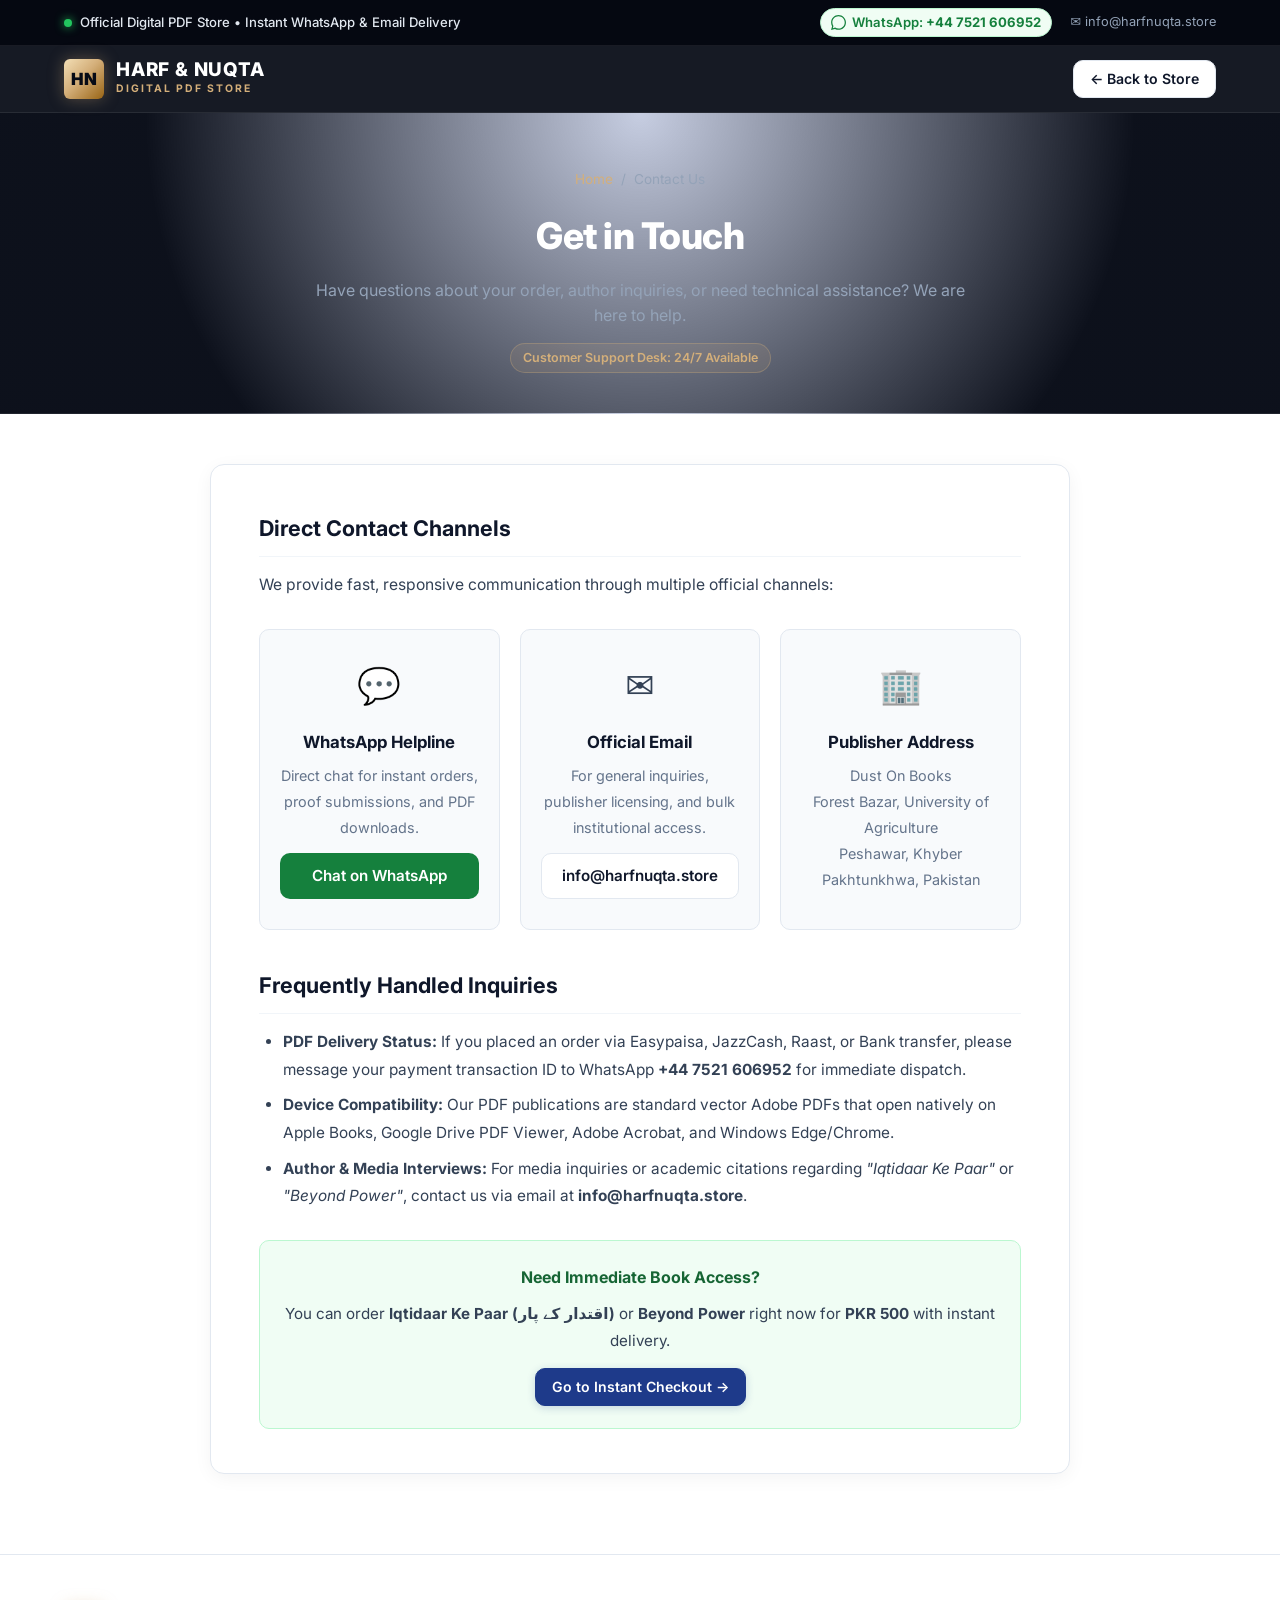
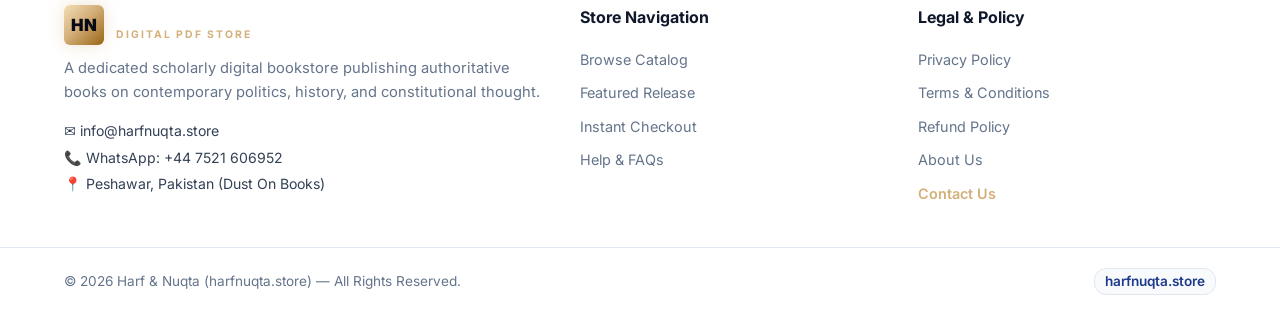
<file: contact.html>
<!DOCTYPE html>
<html lang="en" dir="ltr">
<head>
  <meta charset="UTF-8">
  <meta name="viewport" content="width=device-width, initial-scale=1.0">

  <!-- Primary SEO Meta Tags -->
  <title>Contact Us | Harf & Nuqta Digital Bookstore</title>
  <meta name="title" content="Contact Us | Harf & Nuqta Digital Bookstore">
  <meta name="description" content="Contact the team at Harf & Nuqta (harfnuqta.store) and Dust On Books. 24/7 WhatsApp customer helpline, email support, and publisher physical address in Peshawar.">
  <meta name="robots" content="index, follow">
  <link rel="canonical" href="https://harfnuqta.store/contact.html">

  <!-- Open Graph -->
  <meta property="og:type" content="article">
  <meta property="og:url" content="https://harfnuqta.store/contact.html">
  <meta property="og:title" content="Contact Us - Harf & Nuqta Digital Bookstore">
  <meta property="og:description" content="Reach Harf & Nuqta support desk via WhatsApp, Email, or physical mail.">
  <meta property="og:image" content="https://harfnuqta.store/front_cover_roman_urdu.png">

  <!-- Favicon -->
  <link rel="icon" type="image/svg+xml" href="data:image/svg+xml,<svg xmlns='http://www.w3.org/2000/svg' viewBox='0 0 100 100'><text y='.9em' font-size='90'>📚</text></svg>">

  <!-- Fonts & Styles -->
  <link rel="preconnect" href="https://fonts.googleapis.com">
  <link rel="preconnect" href="https://fonts.gstatic.com" crossorigin>
  <link href="https://fonts.googleapis.com/css2?family=Inter:wght@400;500;600;700;800&family=Noto+Nastaliq+Urdu:wght@400;600;700&display=swap" rel="stylesheet">
  <link rel="stylesheet" href="style.css?v=2.5">

  <!-- Google AdSense -->
  <script async src="https://pagead2.googlesyndication.com/pagead/js/adsbygoogle.js?client=ca-pub-1102729634133781"
     crossorigin="anonymous"></script>
</head>
<body class="lang-en">

  <!-- Top Utility Bar -->
  <div class="top-bar">
    <div class="container top-bar-inner">
      <div class="top-announcement">
        <span class="pulse-indicator"></span>
        <span>Official Digital PDF Store • Instant WhatsApp &amp; Email Delivery</span>
      </div>
      <div class="top-bar-right">
        <a href="https://wa.me/447521606952" target="_blank" rel="noopener noreferrer" class="top-wa-link">
          <svg width="15" height="15" viewBox="0 0 24 24" fill="#15803d"><path d="M.057 24l1.687-6.163c-1.041-1.804-1.588-3.849-1.587-5.946.003-6.556 5.338-11.891 11.893-11.891 3.181.001 6.167 1.24 8.413 3.488 2.245 2.248 3.481 5.236 3.48 8.414-.003 6.557-5.338 11.892-11.893 11.892-1.99-.001-3.951-.5-5.688-1.448l-6.305 1.654zm6.597-3.807c1.676.995 3.276 1.591 5.392 1.592 5.448 0 9.886-4.434 9.889-9.885.002-5.462-4.415-9.89-9.881-9.892-5.452 0-9.887 4.434-9.889 9.884-.001 2.225.651 3.891 1.746 5.634l-.999 3.648 3.742-.981z"/></svg>
          <span>WhatsApp: <strong>+44 7521 606952</strong></span>
        </a>
        <span class="support-email">✉️ info@harfnuqta.store</span>
      </div>
    </div>
  </div>

  <!-- Header -->
  <header class="main-header">
    <div class="container header-container">
      <a href="index.html" class="store-brand">
        <div class="brand-symbol">HN</div>
        <div class="brand-naming">
          <span class="brand-title">HARF &amp; NUQTA</span>
          <span class="brand-tagline">DIGITAL PDF STORE</span>
        </div>
      </a>
      <div>
        <a href="index.html" class="btn btn-outline btn-sm">← Back to Store</a>
      </div>
    </div>
  </header>

  <!-- Hero Header -->
  <section class="legal-hero">
    <div class="container">
      <nav class="legal-breadcrumbs" aria-label="Breadcrumb">
        <a href="index.html">Home</a>
        <span>/</span>
        <span>Contact Us</span>
      </nav>
      <h1 class="legal-title">Get in Touch</h1>
      <p class="legal-subtitle">
        Have questions about your order, author inquiries, or need technical assistance? We are here to help.
      </p>
      <span class="legal-badge-date">Customer Support Desk: 24/7 Available</span>
    </div>
  </section>

  <!-- Main Content Wrap -->
  <main class="legal-content-wrap">
    <div class="container">
      <article class="legal-article">

        <h2>Direct Contact Channels</h2>
        <p>
          We provide fast, responsive communication through multiple official channels:
        </p>

        <div class="contact-card-grid">
          <div class="contact-card">
            <div class="contact-card-icon">💬</div>
            <h4>WhatsApp Helpline</h4>
            <p>Direct chat for instant orders, proof submissions, and PDF downloads.</p>
            <a href="https://wa.me/447521606952?text=Hello%21%20I%20have%20an%20inquiry%20regarding%20Harf%20%26%20Nuqta%20Store." target="_blank" rel="noopener noreferrer" class="btn btn-whatsapp-clean btn-block">Chat on WhatsApp</a>
          </div>

          <div class="contact-card">
            <div class="contact-card-icon">✉️</div>
            <h4>Official Email</h4>
            <p>For general inquiries, publisher licensing, and bulk institutional access.</p>
            <a href="mailto:info@harfnuqta.store" class="btn btn-outline btn-block">info@harfnuqta.store</a>
          </div>

          <div class="contact-card">
            <div class="contact-card-icon">🏢</div>
            <h4>Publisher Address</h4>
            <p>Dust On Books<br>Forest Bazar, University of Agriculture<br>Peshawar, Khyber Pakhtunkhwa, Pakistan</p>
          </div>
        </div>

        <h2>Frequently Handled Inquiries</h2>
        <ul>
          <li><strong>PDF Delivery Status:</strong> If you placed an order via Easypaisa, JazzCash, Raast, or Bank transfer, please message your payment transaction ID to WhatsApp <strong>+44 7521 606952</strong> for immediate dispatch.</li>
          <li><strong>Device Compatibility:</strong> Our PDF publications are standard vector Adobe PDFs that open natively on Apple Books, Google Drive PDF Viewer, Adobe Acrobat, and Windows Edge/Chrome.</li>
          <li><strong>Author &amp; Media Interviews:</strong> For media inquiries or academic citations regarding <em>"Iqtidaar Ke Paar"</em> or <em>"Beyond Power"</em>, contact us via email at <strong>info@harfnuqta.store</strong>.</li>
        </ul>

        <div class="quick-contact-box">
          <h4 style="color: #166534; margin-bottom: 8px;">Need Immediate Book Access?</h4>
          <p style="margin: 0; color: #334155; font-size: 0.95rem;">
            You can order <strong>Iqtidaar Ke Paar (اقتدار کے پار)</strong> or <strong>Beyond Power</strong> right now for <strong>PKR 500</strong> with instant delivery.
          </p>
          <div style="margin-top: 14px;">
            <a href="index.html#checkout-section" class="btn btn-primary btn-sm">Go to Instant Checkout →</a>
          </div>
        </div>

      </article>
    </div>
  </main>

  <!-- Clean Professional Footer -->
  <footer class="clean-footer">
    <div class="container footer-grid">
      <div class="footer-brand-pane">
        <div class="store-brand">
          <div class="brand-symbol">HN</div>
          <div class="brand-naming">
            <span class="brand-title">HARF &amp; NUQTA</span>
            <span class="brand-tagline">DIGITAL PDF STORE</span>
          </div>
        </div>
        <p class="footer-mission">
          A dedicated scholarly digital bookstore publishing authoritative books on contemporary politics, history, and constitutional thought.
        </p>
        <div class="footer-contacts">
          <div>✉️ info@harfnuqta.store</div>
          <div>📞 WhatsApp: +44 7521 606952</div>
          <div>📍 Peshawar, Pakistan (Dust On Books)</div>
        </div>
      </div>

      <div class="footer-links-pane">
        <h4>Store Navigation</h4>
        <ul>
          <li><a href="index.html#store-section">Browse Catalog</a></li>
          <li><a href="index.html#featured-spotlight">Featured Release</a></li>
          <li><a href="index.html#checkout-section">Instant Checkout</a></li>
          <li><a href="index.html#faq-section">Help &amp; FAQs</a></li>
        </ul>
      </div>

      <div class="footer-links-pane">
        <h4>Legal &amp; Policy</h4>
        <ul>
          <li><a href="privacy-policy.html">Privacy Policy</a></li>
          <li><a href="terms.html">Terms &amp; Conditions</a></li>
          <li><a href="refund-policy.html">Refund Policy</a></li>
          <li><a href="about.html">About Us</a></li>
          <li><a href="contact.html" style="color: #d4af7a; font-weight: 600;">Contact Us</a></li>
        </ul>
      </div>
    </div>

    <div class="footer-sub-bar">
      <div class="container sub-bar-flex">
        <span>© 2026 Harf &amp; Nuqta (harfnuqta.store) — All Rights Reserved.</span>
        <span class="domain-tag">harfnuqta.store</span>
      </div>
    </div>
  </footer>

</body>
</html>
</file>
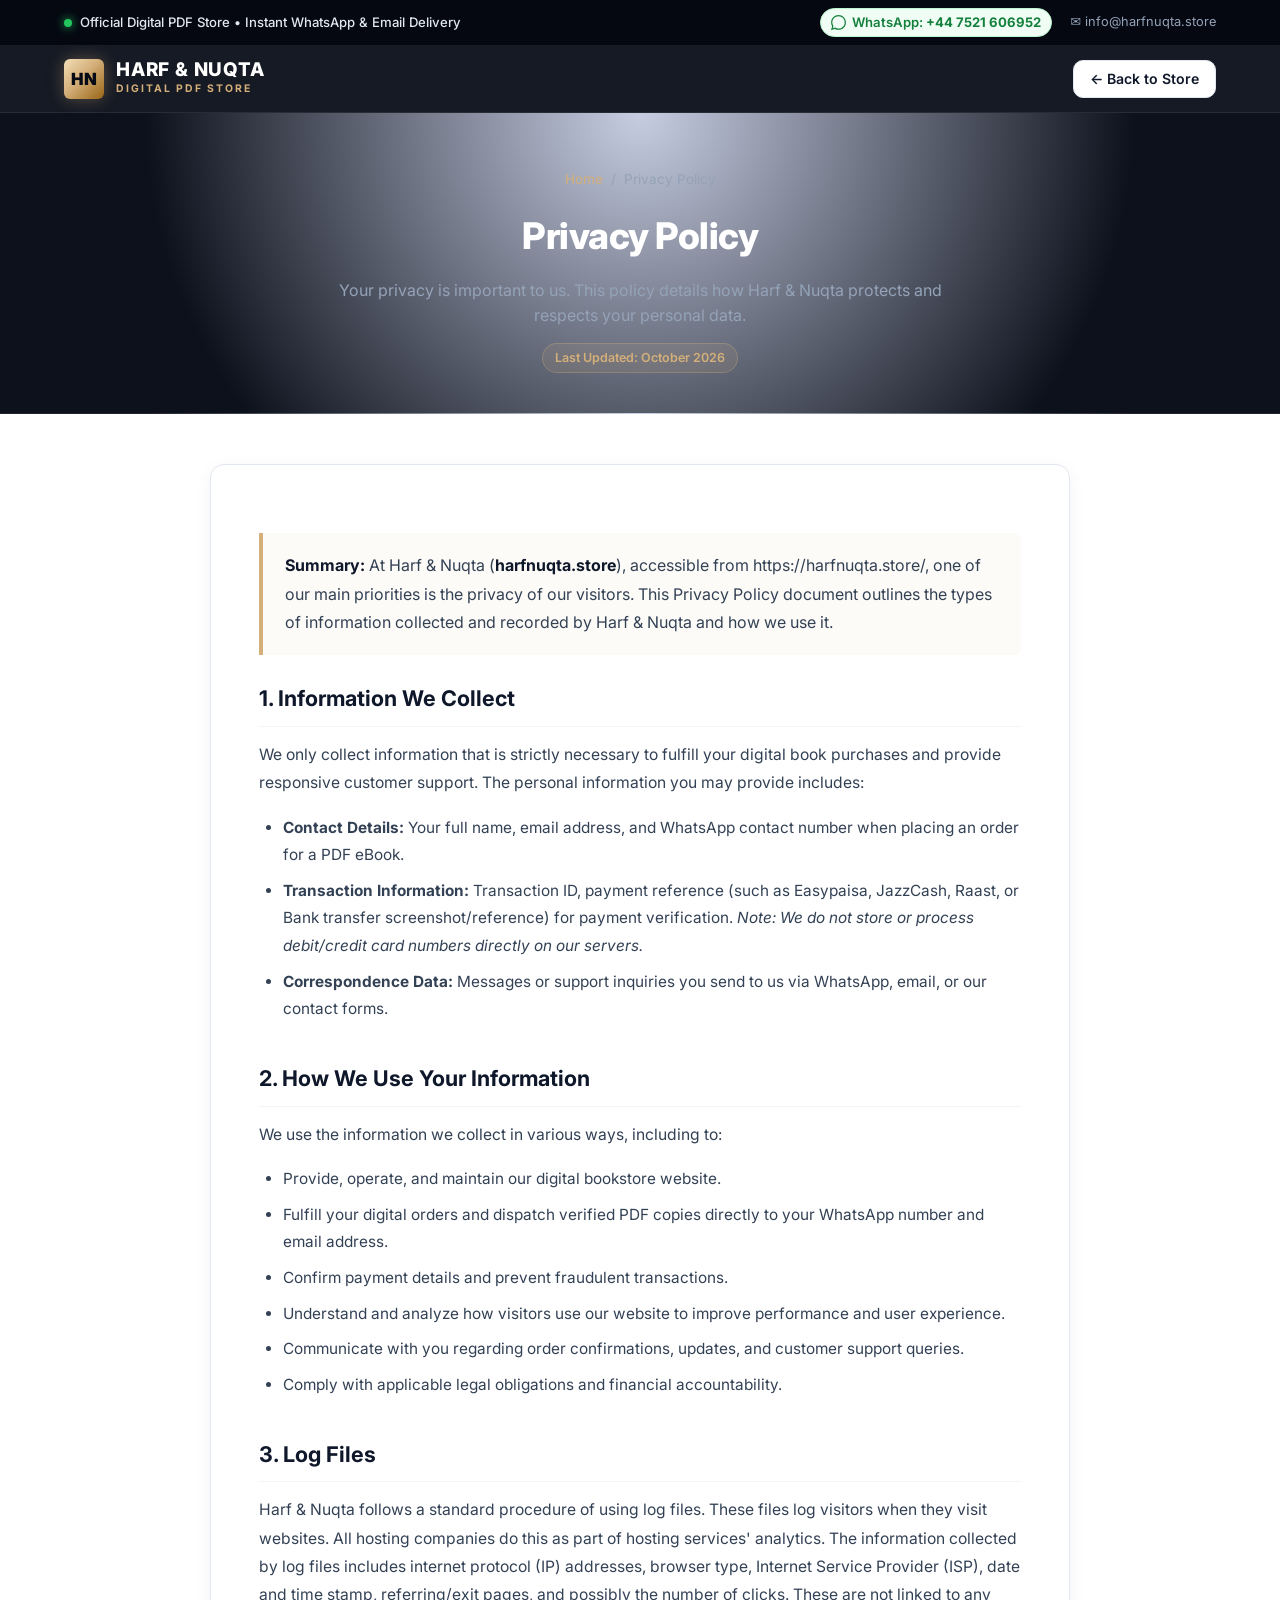
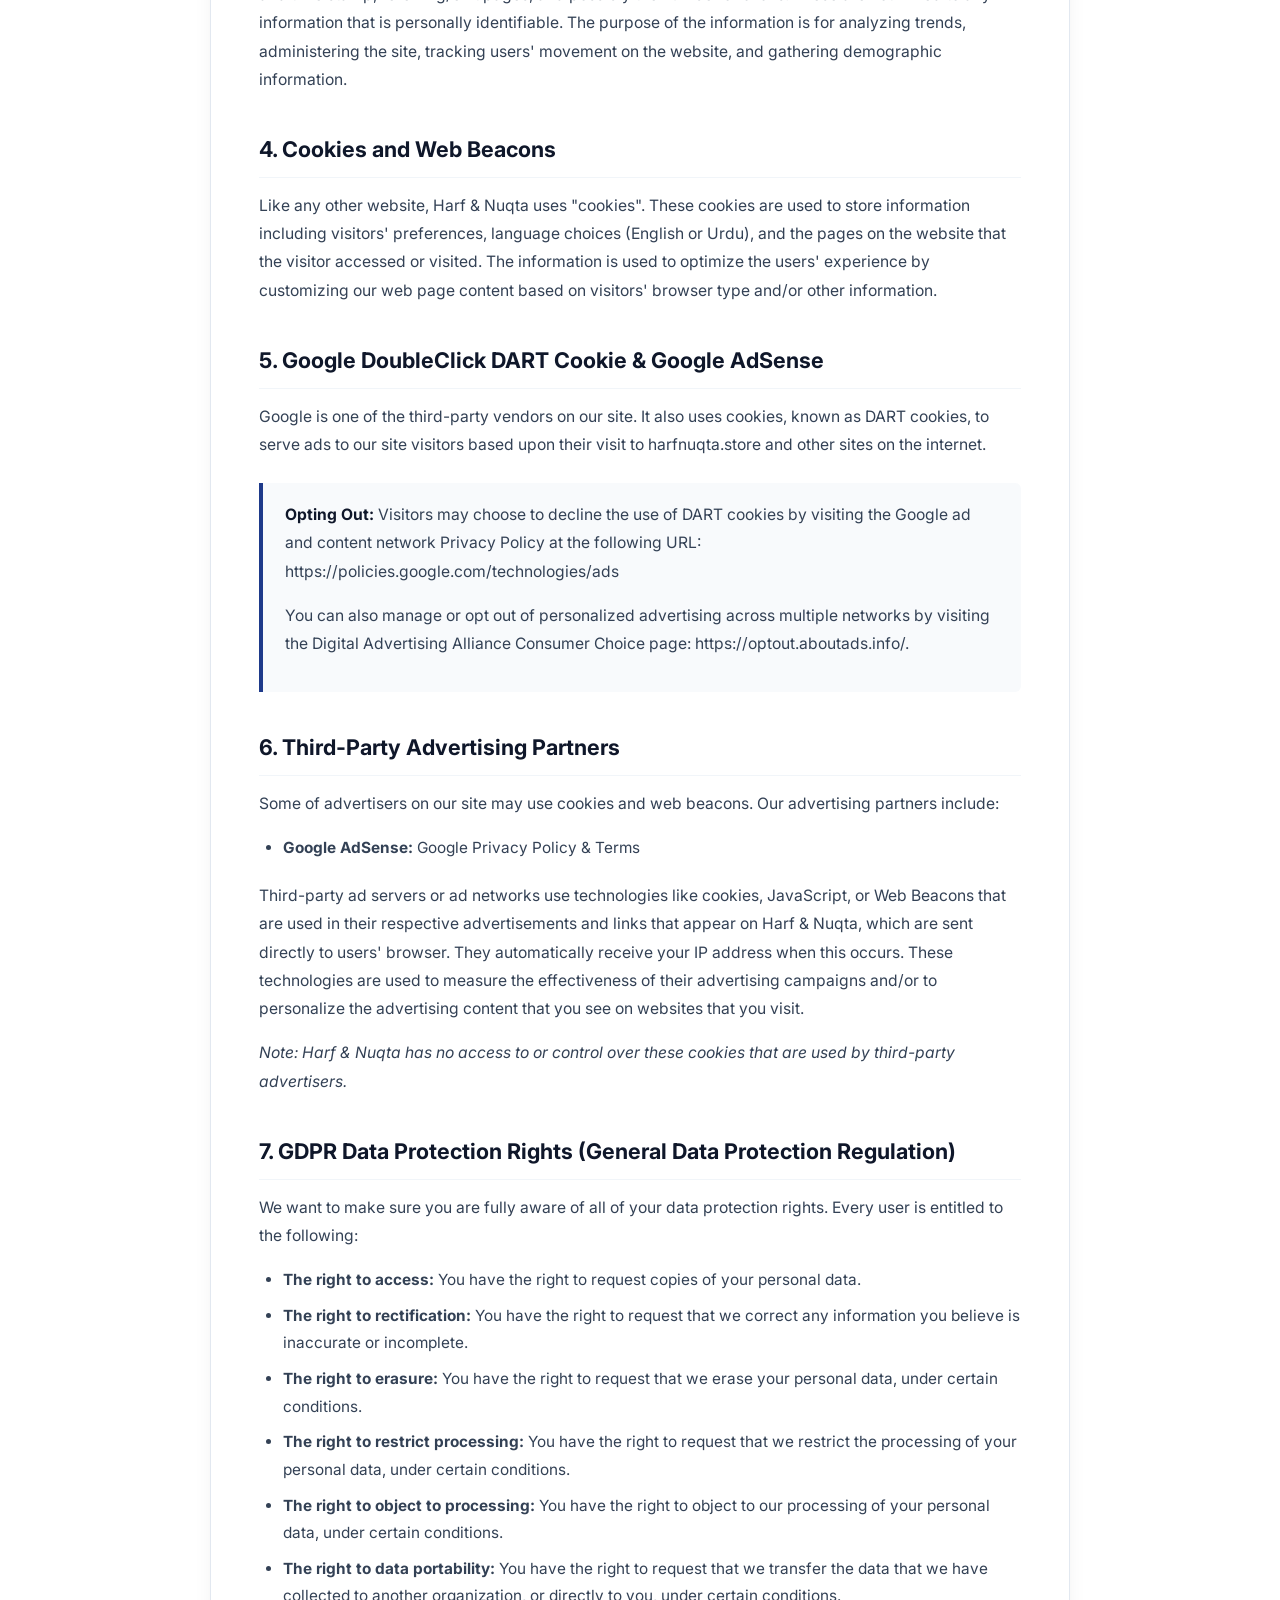
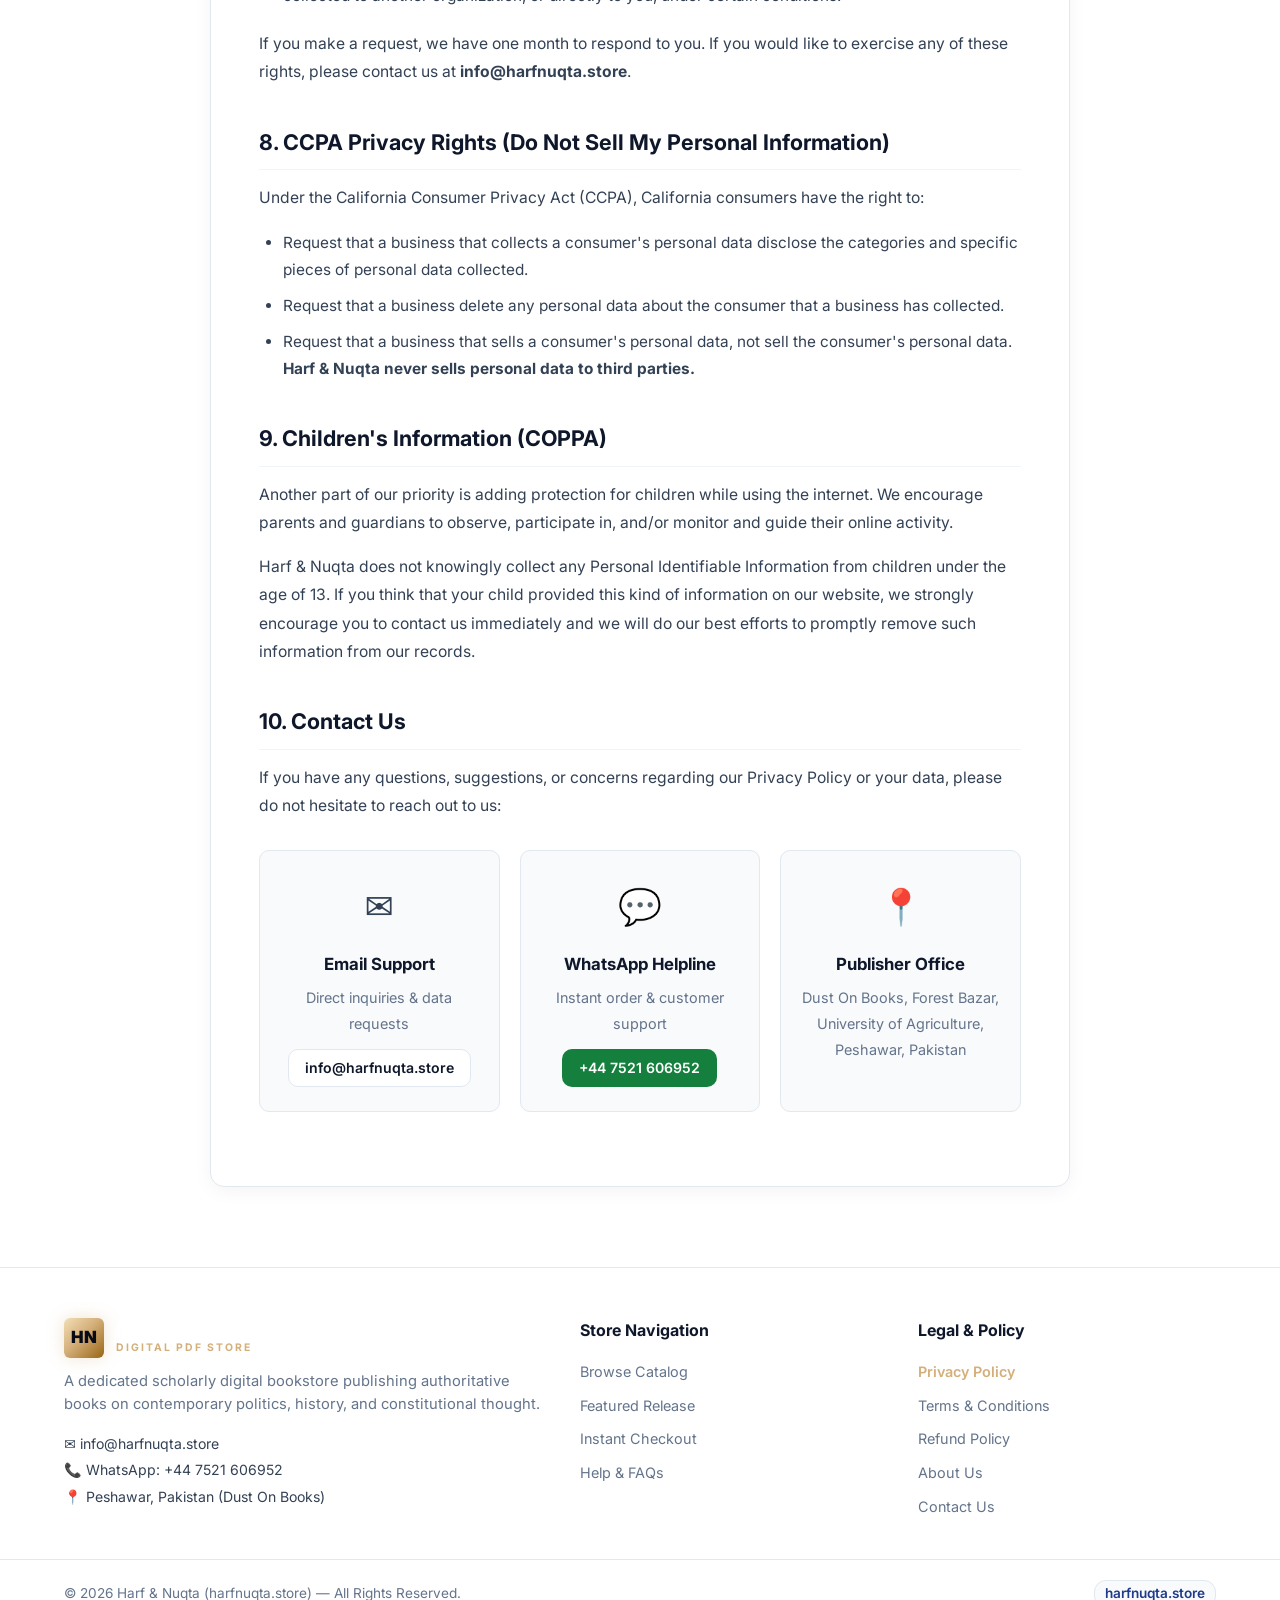
<file: privacy-policy.html>
<!DOCTYPE html>
<html lang="en" dir="ltr">
<head>
  <meta charset="UTF-8">
  <meta name="viewport" content="width=device-width, initial-scale=1.0">

  <!-- Primary SEO Meta Tags -->
  <title>Privacy Policy | Harf & Nuqta Digital Bookstore</title>
  <meta name="title" content="Privacy Policy | Harf & Nuqta Digital Bookstore">
  <meta name="description" content="Official Privacy Policy for Harf & Nuqta (harfnuqta.store). Learn how we collect, use, and protect your information, including our cookie and Google AdSense policies.">
  <meta name="robots" content="index, follow">
  <link rel="canonical" href="https://harfnuqta.store/privacy-policy.html">

  <!-- Open Graph -->
  <meta property="og:type" content="article">
  <meta property="og:url" content="https://harfnuqta.store/privacy-policy.html">
  <meta property="og:title" content="Privacy Policy - Harf & Nuqta Digital Bookstore">
  <meta property="og:description" content="Privacy Policy and data protection terms for harfnuqta.store. Compliant with Google AdSense, GDPR, and CCPA standards.">
  <meta property="og:image" content="https://harfnuqta.store/front_cover_roman_urdu.png">

  <!-- Favicon -->
  <link rel="icon" type="image/svg+xml" href="data:image/svg+xml,<svg xmlns='http://www.w3.org/2000/svg' viewBox='0 0 100 100'><text y='.9em' font-size='90'>📚</text></svg>">

  <!-- Fonts & Styles -->
  <link rel="preconnect" href="https://fonts.googleapis.com">
  <link rel="preconnect" href="https://fonts.gstatic.com" crossorigin>
  <link href="https://fonts.googleapis.com/css2?family=Inter:wght@400;500;600;700;800&family=Noto+Nastaliq+Urdu:wght@400;600;700&display=swap" rel="stylesheet">
  <link rel="stylesheet" href="style.css?v=2.5">

  <!-- Google AdSense -->
  <script async src="https://pagead2.googlesyndication.com/pagead/js/adsbygoogle.js?client=ca-pub-1102729634133781"
     crossorigin="anonymous"></script>
</head>
<body class="lang-en">

  <!-- Top Utility Bar -->
  <div class="top-bar">
    <div class="container top-bar-inner">
      <div class="top-announcement">
        <span class="pulse-indicator"></span>
        <span>Official Digital PDF Store • Instant WhatsApp &amp; Email Delivery</span>
      </div>
      <div class="top-bar-right">
        <a href="https://wa.me/447521606952" target="_blank" rel="noopener noreferrer" class="top-wa-link">
          <svg width="15" height="15" viewBox="0 0 24 24" fill="#15803d"><path d="M.057 24l1.687-6.163c-1.041-1.804-1.588-3.849-1.587-5.946.003-6.556 5.338-11.891 11.893-11.891 3.181.001 6.167 1.24 8.413 3.488 2.245 2.248 3.481 5.236 3.48 8.414-.003 6.557-5.338 11.892-11.893 11.892-1.99-.001-3.951-.5-5.688-1.448l-6.305 1.654zm6.597-3.807c1.676.995 3.276 1.591 5.392 1.592 5.448 0 9.886-4.434 9.889-9.885.002-5.462-4.415-9.89-9.881-9.892-5.452 0-9.887 4.434-9.889 9.884-.001 2.225.651 3.891 1.746 5.634l-.999 3.648 3.742-.981z"/></svg>
          <span>WhatsApp: <strong>+44 7521 606952</strong></span>
        </a>
        <span class="support-email">✉️ info@harfnuqta.store</span>
      </div>
    </div>
  </div>

  <!-- Header -->
  <header class="main-header">
    <div class="container header-container">
      <a href="index.html" class="store-brand">
        <div class="brand-symbol">HN</div>
        <div class="brand-naming">
          <span class="brand-title">HARF &amp; NUQTA</span>
          <span class="brand-tagline">DIGITAL PDF STORE</span>
        </div>
      </a>
      <div>
        <a href="index.html" class="btn btn-outline btn-sm">← Back to Store</a>
      </div>
    </div>
  </header>

  <!-- Hero Header -->
  <section class="legal-hero">
    <div class="container">
      <nav class="legal-breadcrumbs" aria-label="Breadcrumb">
        <a href="index.html">Home</a>
        <span>/</span>
        <span>Privacy Policy</span>
      </nav>
      <h1 class="legal-title">Privacy Policy</h1>
      <p class="legal-subtitle">
        Your privacy is important to us. This policy details how Harf &amp; Nuqta protects and respects your personal data.
      </p>
      <span class="legal-badge-date">Last Updated: October 2026</span>
    </div>
  </section>

  <!-- Main Legal Article -->
  <main class="legal-content-wrap">
    <div class="container">
      <article class="legal-article">

        <div class="legal-callout callout-gold">
          <strong>Summary:</strong> At Harf &amp; Nuqta (<strong>harfnuqta.store</strong>), accessible from <a href="https://harfnuqta.store/">https://harfnuqta.store/</a>, one of our main priorities is the privacy of our visitors. This Privacy Policy document outlines the types of information collected and recorded by Harf &amp; Nuqta and how we use it.
        </div>

        <h2>1. Information We Collect</h2>
        <p>
          We only collect information that is strictly necessary to fulfill your digital book purchases and provide responsive customer support. The personal information you may provide includes:
        </p>
        <ul>
          <li><strong>Contact Details:</strong> Your full name, email address, and WhatsApp contact number when placing an order for a PDF eBook.</li>
          <li><strong>Transaction Information:</strong> Transaction ID, payment reference (such as Easypaisa, JazzCash, Raast, or Bank transfer screenshot/reference) for payment verification. <em>Note: We do not store or process debit/credit card numbers directly on our servers.</em></li>
          <li><strong>Correspondence Data:</strong> Messages or support inquiries you send to us via WhatsApp, email, or our contact forms.</li>
        </ul>

        <h2>2. How We Use Your Information</h2>
        <p>We use the information we collect in various ways, including to:</p>
        <ul>
          <li>Provide, operate, and maintain our digital bookstore website.</li>
          <li>Fulfill your digital orders and dispatch verified PDF copies directly to your WhatsApp number and email address.</li>
          <li>Confirm payment details and prevent fraudulent transactions.</li>
          <li>Understand and analyze how visitors use our website to improve performance and user experience.</li>
          <li>Communicate with you regarding order confirmations, updates, and customer support queries.</li>
          <li>Comply with applicable legal obligations and financial accountability.</li>
        </ul>

        <h2>3. Log Files</h2>
        <p>
          Harf &amp; Nuqta follows a standard procedure of using log files. These files log visitors when they visit websites. All hosting companies do this as part of hosting services' analytics. The information collected by log files includes internet protocol (IP) addresses, browser type, Internet Service Provider (ISP), date and time stamp, referring/exit pages, and possibly the number of clicks. These are not linked to any information that is personally identifiable. The purpose of the information is for analyzing trends, administering the site, tracking users' movement on the website, and gathering demographic information.
        </p>

        <h2>4. Cookies and Web Beacons</h2>
        <p>
          Like any other website, Harf &amp; Nuqta uses "cookies". These cookies are used to store information including visitors' preferences, language choices (English or Urdu), and the pages on the website that the visitor accessed or visited. The information is used to optimize the users' experience by customizing our web page content based on visitors' browser type and/or other information.
        </p>

        <h2>5. Google DoubleClick DART Cookie &amp; Google AdSense</h2>
        <p>
          Google is one of the third-party vendors on our site. It also uses cookies, known as DART cookies, to serve ads to our site visitors based upon their visit to <a href="https://harfnuqta.store/">harfnuqta.store</a> and other sites on the internet.
        </p>
        <div class="legal-callout">
          <p>
            <strong>Opting Out:</strong> Visitors may choose to decline the use of DART cookies by visiting the Google ad and content network Privacy Policy at the following URL:
            <br>
            <a href="https://policies.google.com/technologies/ads" target="_blank" rel="noopener noreferrer">https://policies.google.com/technologies/ads</a>
          </p>
          <p style="margin-top: 8px;">
            You can also manage or opt out of personalized advertising across multiple networks by visiting the Digital Advertising Alliance Consumer Choice page: <a href="https://optout.aboutads.info/" target="_blank" rel="noopener noreferrer">https://optout.aboutads.info/</a>.
          </p>
        </div>

        <h2>6. Third-Party Advertising Partners</h2>
        <p>
          Some of advertisers on our site may use cookies and web beacons. Our advertising partners include:
        </p>
        <ul>
          <li><strong>Google AdSense:</strong> <a href="https://policies.google.com/technologies/ads" target="_blank" rel="noopener noreferrer">Google Privacy Policy &amp; Terms</a></li>
        </ul>
        <p>
          Third-party ad servers or ad networks use technologies like cookies, JavaScript, or Web Beacons that are used in their respective advertisements and links that appear on Harf &amp; Nuqta, which are sent directly to users' browser. They automatically receive your IP address when this occurs. These technologies are used to measure the effectiveness of their advertising campaigns and/or to personalize the advertising content that you see on websites that you visit.
        </p>
        <p>
          <em>Note: Harf &amp; Nuqta has no access to or control over these cookies that are used by third-party advertisers.</em>
        </p>

        <h2>7. GDPR Data Protection Rights (General Data Protection Regulation)</h2>
        <p>
          We want to make sure you are fully aware of all of your data protection rights. Every user is entitled to the following:
        </p>
        <ul>
          <li><strong>The right to access:</strong> You have the right to request copies of your personal data.</li>
          <li><strong>The right to rectification:</strong> You have the right to request that we correct any information you believe is inaccurate or incomplete.</li>
          <li><strong>The right to erasure:</strong> You have the right to request that we erase your personal data, under certain conditions.</li>
          <li><strong>The right to restrict processing:</strong> You have the right to request that we restrict the processing of your personal data, under certain conditions.</li>
          <li><strong>The right to object to processing:</strong> You have the right to object to our processing of your personal data, under certain conditions.</li>
          <li><strong>The right to data portability:</strong> You have the right to request that we transfer the data that we have collected to another organization, or directly to you, under certain conditions.</li>
        </ul>
        <p>If you make a request, we have one month to respond to you. If you would like to exercise any of these rights, please contact us at <strong>info@harfnuqta.store</strong>.</p>

        <h2>8. CCPA Privacy Rights (Do Not Sell My Personal Information)</h2>
        <p>Under the California Consumer Privacy Act (CCPA), California consumers have the right to:</p>
        <ul>
          <li>Request that a business that collects a consumer's personal data disclose the categories and specific pieces of personal data collected.</li>
          <li>Request that a business delete any personal data about the consumer that a business has collected.</li>
          <li>Request that a business that sells a consumer's personal data, not sell the consumer's personal data. <strong>Harf &amp; Nuqta never sells personal data to third parties.</strong></li>
        </ul>

        <h2>9. Children's Information (COPPA)</h2>
        <p>
          Another part of our priority is adding protection for children while using the internet. We encourage parents and guardians to observe, participate in, and/or monitor and guide their online activity.
        </p>
        <p>
          Harf &amp; Nuqta does not knowingly collect any Personal Identifiable Information from children under the age of 13. If you think that your child provided this kind of information on our website, we strongly encourage you to contact us immediately and we will do our best efforts to promptly remove such information from our records.
        </p>

        <h2>10. Contact Us</h2>
        <p>
          If you have any questions, suggestions, or concerns regarding our Privacy Policy or your data, please do not hesitate to reach out to us:
        </p>
        <div class="contact-card-grid">
          <div class="contact-card">
            <div class="contact-card-icon">✉️</div>
            <h4>Email Support</h4>
            <p>Direct inquiries &amp; data requests</p>
            <a href="mailto:info@harfnuqta.store" class="btn btn-outline btn-sm">info@harfnuqta.store</a>
          </div>
          <div class="contact-card">
            <div class="contact-card-icon">💬</div>
            <h4>WhatsApp Helpline</h4>
            <p>Instant order &amp; customer support</p>
            <a href="https://wa.me/447521606952" target="_blank" rel="noopener noreferrer" class="btn btn-whatsapp-clean btn-sm">+44 7521 606952</a>
          </div>
          <div class="contact-card">
            <div class="contact-card-icon">📍</div>
            <h4>Publisher Office</h4>
            <p>Dust On Books, Forest Bazar, University of Agriculture, Peshawar, Pakistan</p>
          </div>
        </div>

      </article>
    </div>
  </main>

  <!-- Clean Professional Footer -->
  <footer class="clean-footer">
    <div class="container footer-grid">
      <div class="footer-brand-pane">
        <div class="store-brand">
          <div class="brand-symbol">HN</div>
          <div class="brand-naming">
            <span class="brand-title">HARF &amp; NUQTA</span>
            <span class="brand-tagline">DIGITAL PDF STORE</span>
          </div>
        </div>
        <p class="footer-mission">
          A dedicated scholarly digital bookstore publishing authoritative books on contemporary politics, history, and constitutional thought.
        </p>
        <div class="footer-contacts">
          <div>✉️ info@harfnuqta.store</div>
          <div>📞 WhatsApp: +44 7521 606952</div>
          <div>📍 Peshawar, Pakistan (Dust On Books)</div>
        </div>
      </div>

      <div class="footer-links-pane">
        <h4>Store Navigation</h4>
        <ul>
          <li><a href="index.html#store-section">Browse Catalog</a></li>
          <li><a href="index.html#featured-spotlight">Featured Release</a></li>
          <li><a href="index.html#checkout-section">Instant Checkout</a></li>
          <li><a href="index.html#faq-section">Help &amp; FAQs</a></li>
        </ul>
      </div>

      <div class="footer-links-pane">
        <h4>Legal &amp; Policy</h4>
        <ul>
          <li><a href="privacy-policy.html" style="color: #d4af7a; font-weight: 600;">Privacy Policy</a></li>
          <li><a href="terms.html">Terms &amp; Conditions</a></li>
          <li><a href="refund-policy.html">Refund Policy</a></li>
          <li><a href="about.html">About Us</a></li>
          <li><a href="contact.html">Contact Us</a></li>
        </ul>
      </div>
    </div>

    <div class="footer-sub-bar">
      <div class="container sub-bar-flex">
        <span>© 2026 Harf &amp; Nuqta (harfnuqta.store) — All Rights Reserved.</span>
        <span class="domain-tag">harfnuqta.store</span>
      </div>
    </div>
  </footer>

</body>
</html>
</file>
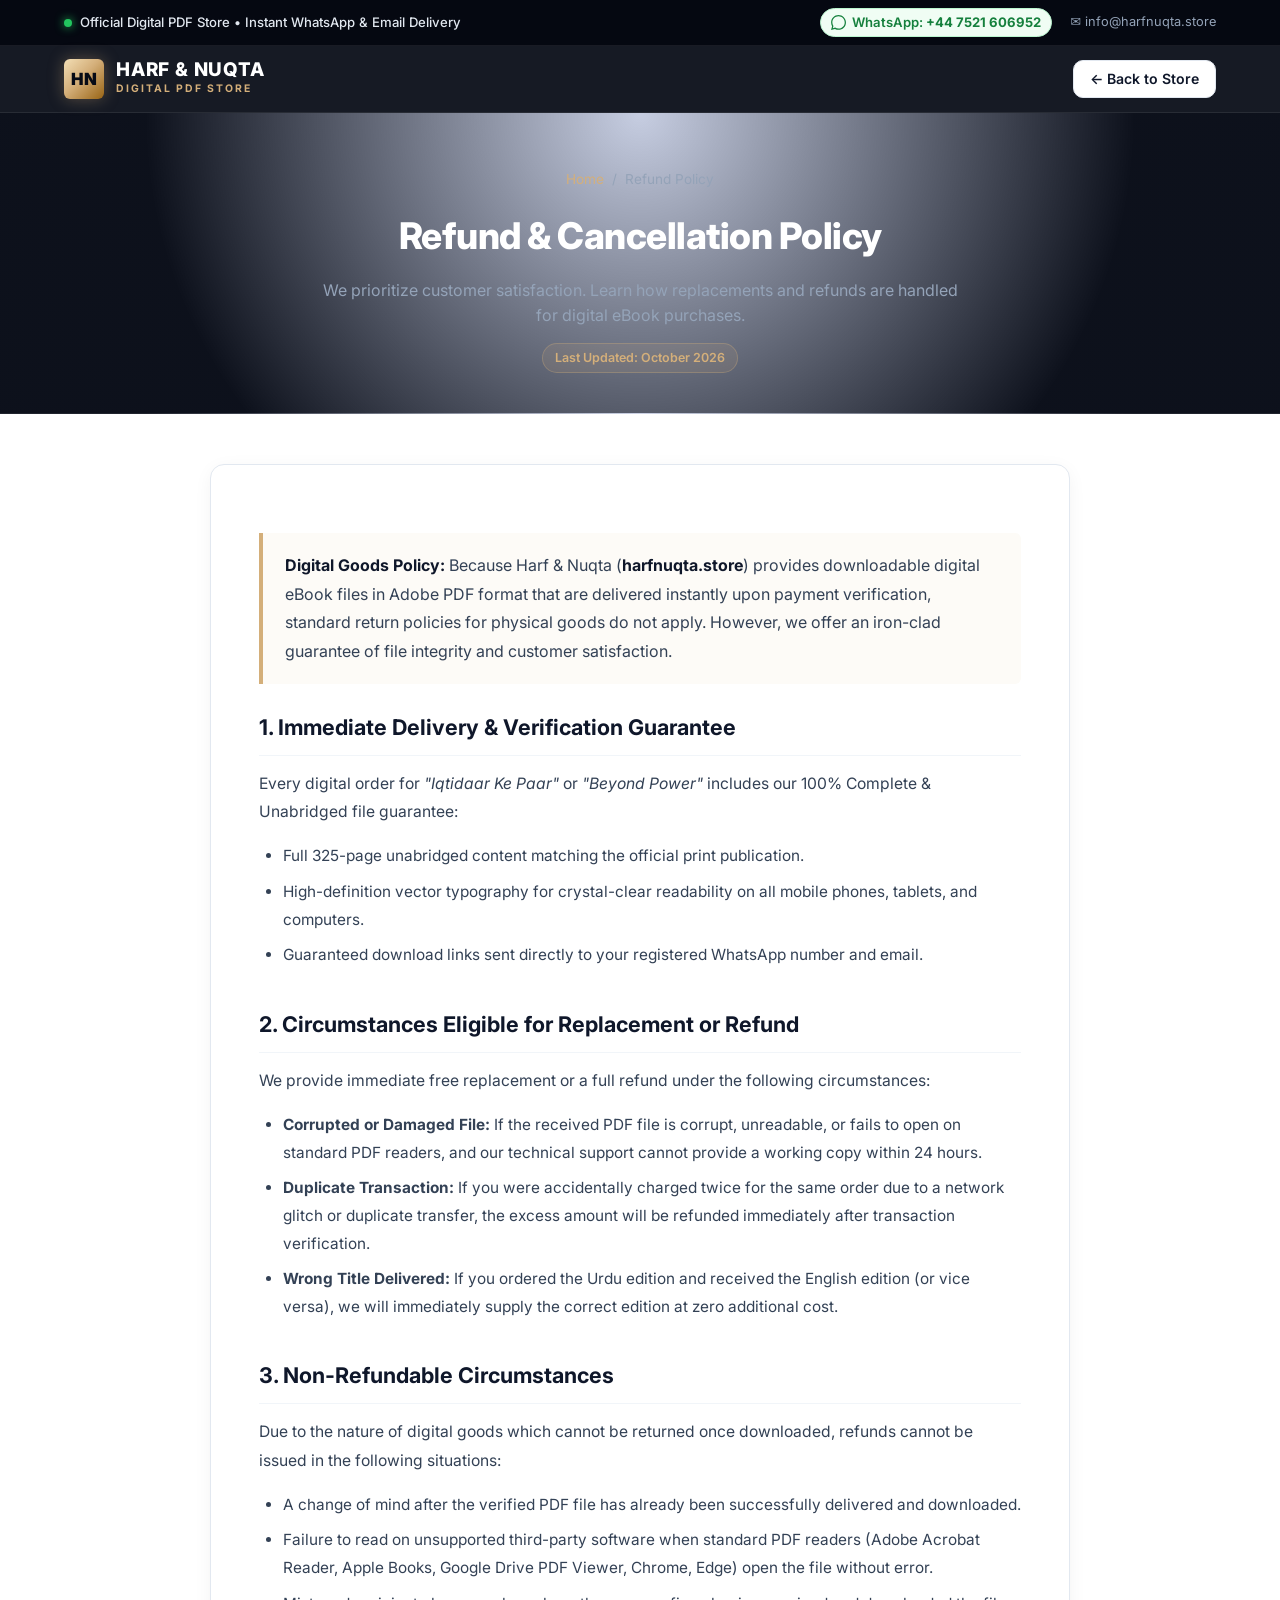
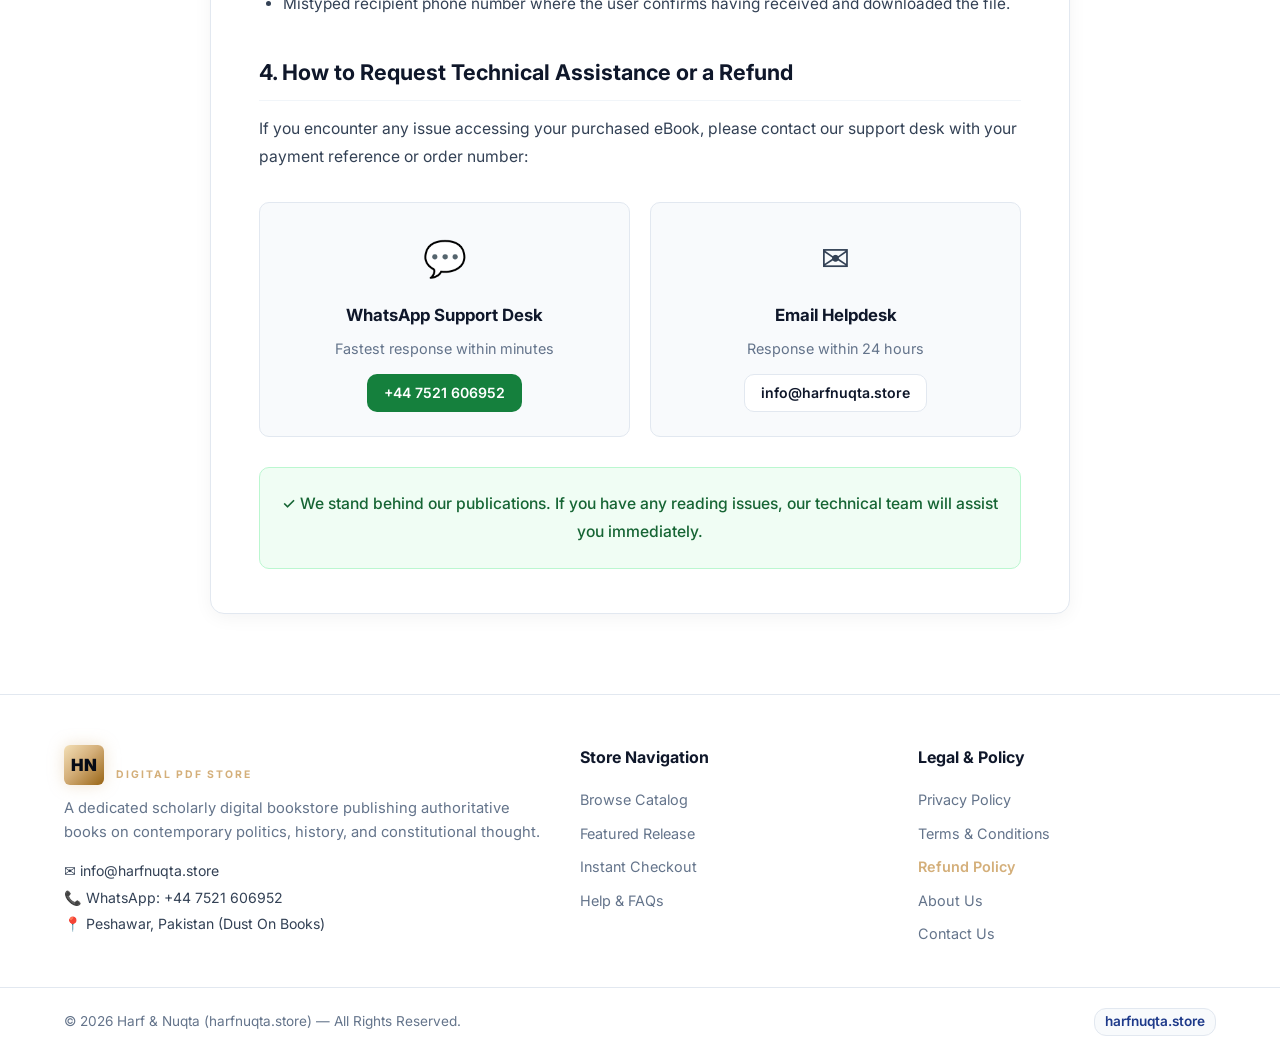
<file: refund-policy.html>
<!DOCTYPE html>
<html lang="en" dir="ltr">
<head>
  <meta charset="UTF-8">
  <meta name="viewport" content="width=device-width, initial-scale=1.0">

  <!-- Primary SEO Meta Tags -->
  <title>Refund & Cancellation Policy | Harf & Nuqta Digital Bookstore</title>
  <meta name="title" content="Refund & Cancellation Policy | Harf & Nuqta Digital Bookstore">
  <meta name="description" content="Official Refund and Cancellation Policy for digital PDF purchases at Harf & Nuqta (harfnuqta.store). Clear rules on corrupted downloads, replacements, and refunds.">
  <meta name="robots" content="index, follow">
  <link rel="canonical" href="https://harfnuqta.store/refund-policy.html">

  <!-- Open Graph -->
  <meta property="og:type" content="article">
  <meta property="og:url" content="https://harfnuqta.store/refund-policy.html">
  <meta property="og:title" content="Refund & Cancellation Policy - Harf & Nuqta Digital Bookstore">
  <meta property="og:description" content="Digital goods refund terms and customer protection policies at Harf & Nuqta.">
  <meta property="og:image" content="https://harfnuqta.store/front_cover_roman_urdu.png">

  <!-- Favicon -->
  <link rel="icon" type="image/svg+xml" href="data:image/svg+xml,<svg xmlns='http://www.w3.org/2000/svg' viewBox='0 0 100 100'><text y='.9em' font-size='90'>📚</text></svg>">

  <!-- Fonts & Styles -->
  <link rel="preconnect" href="https://fonts.googleapis.com">
  <link rel="preconnect" href="https://fonts.gstatic.com" crossorigin>
  <link href="https://fonts.googleapis.com/css2?family=Inter:wght@400;500;600;700;800&family=Noto+Nastaliq+Urdu:wght@400;600;700&display=swap" rel="stylesheet">
  <link rel="stylesheet" href="style.css?v=2.5">

  <!-- Google AdSense -->
  <script async src="https://pagead2.googlesyndication.com/pagead/js/adsbygoogle.js?client=ca-pub-1102729634133781"
     crossorigin="anonymous"></script>
</head>
<body class="lang-en">

  <!-- Top Utility Bar -->
  <div class="top-bar">
    <div class="container top-bar-inner">
      <div class="top-announcement">
        <span class="pulse-indicator"></span>
        <span>Official Digital PDF Store • Instant WhatsApp &amp; Email Delivery</span>
      </div>
      <div class="top-bar-right">
        <a href="https://wa.me/447521606952" target="_blank" rel="noopener noreferrer" class="top-wa-link">
          <svg width="15" height="15" viewBox="0 0 24 24" fill="#15803d"><path d="M.057 24l1.687-6.163c-1.041-1.804-1.588-3.849-1.587-5.946.003-6.556 5.338-11.891 11.893-11.891 3.181.001 6.167 1.24 8.413 3.488 2.245 2.248 3.481 5.236 3.48 8.414-.003 6.557-5.338 11.892-11.893 11.892-1.99-.001-3.951-.5-5.688-1.448l-6.305 1.654zm6.597-3.807c1.676.995 3.276 1.591 5.392 1.592 5.448 0 9.886-4.434 9.889-9.885.002-5.462-4.415-9.89-9.881-9.892-5.452 0-9.887 4.434-9.889 9.884-.001 2.225.651 3.891 1.746 5.634l-.999 3.648 3.742-.981z"/></svg>
          <span>WhatsApp: <strong>+44 7521 606952</strong></span>
        </a>
        <span class="support-email">✉️ info@harfnuqta.store</span>
      </div>
    </div>
  </div>

  <!-- Header -->
  <header class="main-header">
    <div class="container header-container">
      <a href="index.html" class="store-brand">
        <div class="brand-symbol">HN</div>
        <div class="brand-naming">
          <span class="brand-title">HARF &amp; NUQTA</span>
          <span class="brand-tagline">DIGITAL PDF STORE</span>
        </div>
      </a>
      <div>
        <a href="index.html" class="btn btn-outline btn-sm">← Back to Store</a>
      </div>
    </div>
  </header>

  <!-- Hero Header -->
  <section class="legal-hero">
    <div class="container">
      <nav class="legal-breadcrumbs" aria-label="Breadcrumb">
        <a href="index.html">Home</a>
        <span>/</span>
        <span>Refund Policy</span>
      </nav>
      <h1 class="legal-title">Refund &amp; Cancellation Policy</h1>
      <p class="legal-subtitle">
        We prioritize customer satisfaction. Learn how replacements and refunds are handled for digital eBook purchases.
      </p>
      <span class="legal-badge-date">Last Updated: October 2026</span>
    </div>
  </section>

  <!-- Main Legal Article -->
  <main class="legal-content-wrap">
    <div class="container">
      <article class="legal-article">

        <div class="legal-callout callout-gold">
          <strong>Digital Goods Policy:</strong> Because Harf &amp; Nuqta (<strong>harfnuqta.store</strong>) provides downloadable digital eBook files in Adobe PDF format that are delivered instantly upon payment verification, standard return policies for physical goods do not apply. However, we offer an iron-clad guarantee of file integrity and customer satisfaction.
        </div>

        <h2>1. Immediate Delivery &amp; Verification Guarantee</h2>
        <p>
          Every digital order for <em>"Iqtidaar Ke Paar"</em> or <em>"Beyond Power"</em> includes our 100% Complete &amp; Unabridged file guarantee:
        </p>
        <ul>
          <li>Full 325-page unabridged content matching the official print publication.</li>
          <li>High-definition vector typography for crystal-clear readability on all mobile phones, tablets, and computers.</li>
          <li>Guaranteed download links sent directly to your registered WhatsApp number and email.</li>
        </ul>

        <h2>2. Circumstances Eligible for Replacement or Refund</h2>
        <p>We provide immediate free replacement or a full refund under the following circumstances:</p>
        <ul>
          <li><strong>Corrupted or Damaged File:</strong> If the received PDF file is corrupt, unreadable, or fails to open on standard PDF readers, and our technical support cannot provide a working copy within 24 hours.</li>
          <li><strong>Duplicate Transaction:</strong> If you were accidentally charged twice for the same order due to a network glitch or duplicate transfer, the excess amount will be refunded immediately after transaction verification.</li>
          <li><strong>Wrong Title Delivered:</strong> If you ordered the Urdu edition and received the English edition (or vice versa), we will immediately supply the correct edition at zero additional cost.</li>
        </ul>

        <h2>3. Non-Refundable Circumstances</h2>
        <p>Due to the nature of digital goods which cannot be returned once downloaded, refunds cannot be issued in the following situations:</p>
        <ul>
          <li>A change of mind after the verified PDF file has already been successfully delivered and downloaded.</li>
          <li>Failure to read on unsupported third-party software when standard PDF readers (Adobe Acrobat Reader, Apple Books, Google Drive PDF Viewer, Chrome, Edge) open the file without error.</li>
          <li>Mistyped recipient phone number where the user confirms having received and downloaded the file.</li>
        </ul>

        <h2>4. How to Request Technical Assistance or a Refund</h2>
        <p>
          If you encounter any issue accessing your purchased eBook, please contact our support desk with your payment reference or order number:
        </p>
        <div class="contact-card-grid">
          <div class="contact-card">
            <div class="contact-card-icon">💬</div>
            <h4>WhatsApp Support Desk</h4>
            <p>Fastest response within minutes</p>
            <a href="https://wa.me/447521606952?text=Hello%21%20I%20need%20help%20with%20my%20PDF%20book%20order." target="_blank" rel="noopener noreferrer" class="btn btn-whatsapp-clean btn-sm">+44 7521 606952</a>
          </div>
          <div class="contact-card">
            <div class="contact-card-icon">✉️</div>
            <h4>Email Helpdesk</h4>
            <p>Response within 24 hours</p>
            <a href="mailto:info@harfnuqta.store" class="btn btn-outline btn-sm">info@harfnuqta.store</a>
          </div>
        </div>

        <div class="quick-contact-box">
          <p style="margin: 0; color: #166534; font-weight: 500;">
            ✓ We stand behind our publications. If you have any reading issues, our technical team will assist you immediately.
          </p>
        </div>

      </article>
    </div>
  </main>

  <!-- Clean Professional Footer -->
  <footer class="clean-footer">
    <div class="container footer-grid">
      <div class="footer-brand-pane">
        <div class="store-brand">
          <div class="brand-symbol">HN</div>
          <div class="brand-naming">
            <span class="brand-title">HARF &amp; NUQTA</span>
            <span class="brand-tagline">DIGITAL PDF STORE</span>
          </div>
        </div>
        <p class="footer-mission">
          A dedicated scholarly digital bookstore publishing authoritative books on contemporary politics, history, and constitutional thought.
        </p>
        <div class="footer-contacts">
          <div>✉️ info@harfnuqta.store</div>
          <div>📞 WhatsApp: +44 7521 606952</div>
          <div>📍 Peshawar, Pakistan (Dust On Books)</div>
        </div>
      </div>

      <div class="footer-links-pane">
        <h4>Store Navigation</h4>
        <ul>
          <li><a href="index.html#store-section">Browse Catalog</a></li>
          <li><a href="index.html#featured-spotlight">Featured Release</a></li>
          <li><a href="index.html#checkout-section">Instant Checkout</a></li>
          <li><a href="index.html#faq-section">Help &amp; FAQs</a></li>
        </ul>
      </div>

      <div class="footer-links-pane">
        <h4>Legal &amp; Policy</h4>
        <ul>
          <li><a href="privacy-policy.html">Privacy Policy</a></li>
          <li><a href="terms.html">Terms &amp; Conditions</a></li>
          <li><a href="refund-policy.html" style="color: #d4af7a; font-weight: 600;">Refund Policy</a></li>
          <li><a href="about.html">About Us</a></li>
          <li><a href="contact.html">Contact Us</a></li>
        </ul>
      </div>
    </div>

    <div class="footer-sub-bar">
      <div class="container sub-bar-flex">
        <span>© 2026 Harf &amp; Nuqta (harfnuqta.store) — All Rights Reserved.</span>
        <span class="domain-tag">harfnuqta.store</span>
      </div>
    </div>
  </footer>

</body>
</html>
</file>
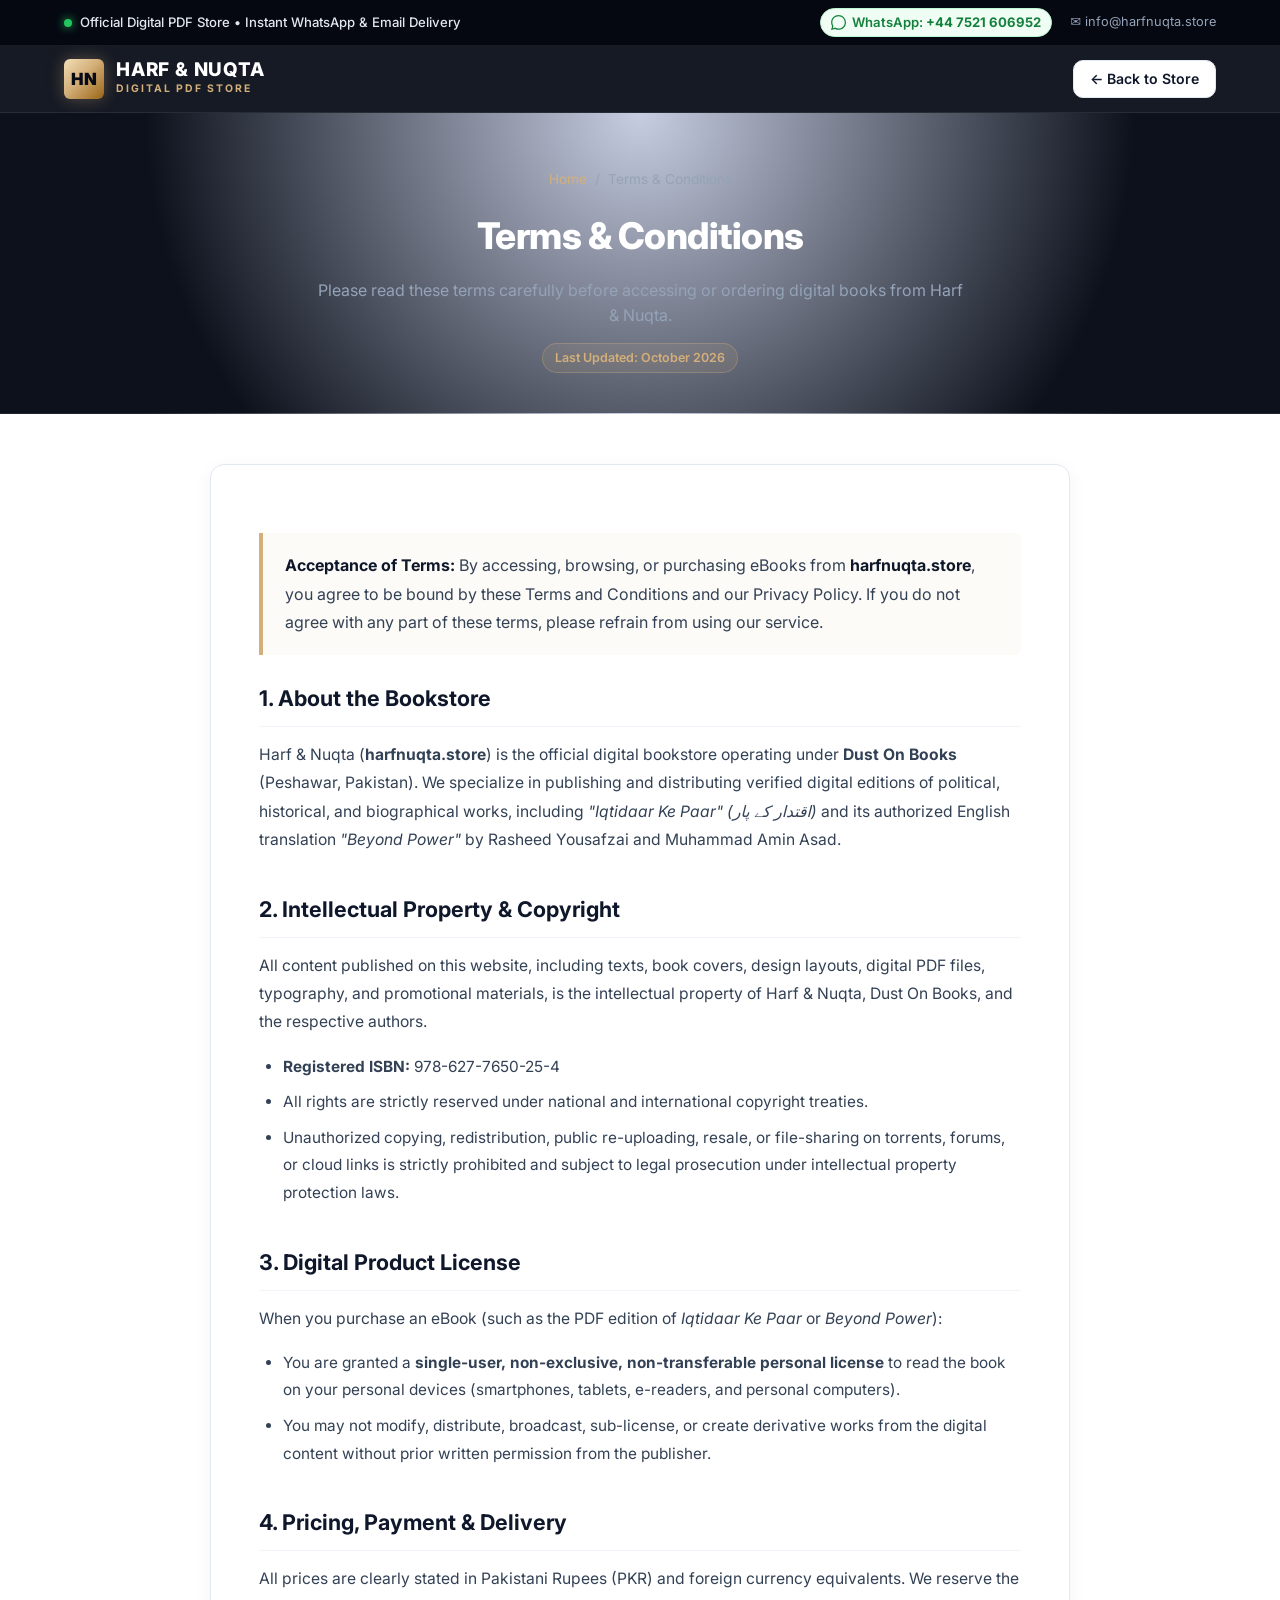
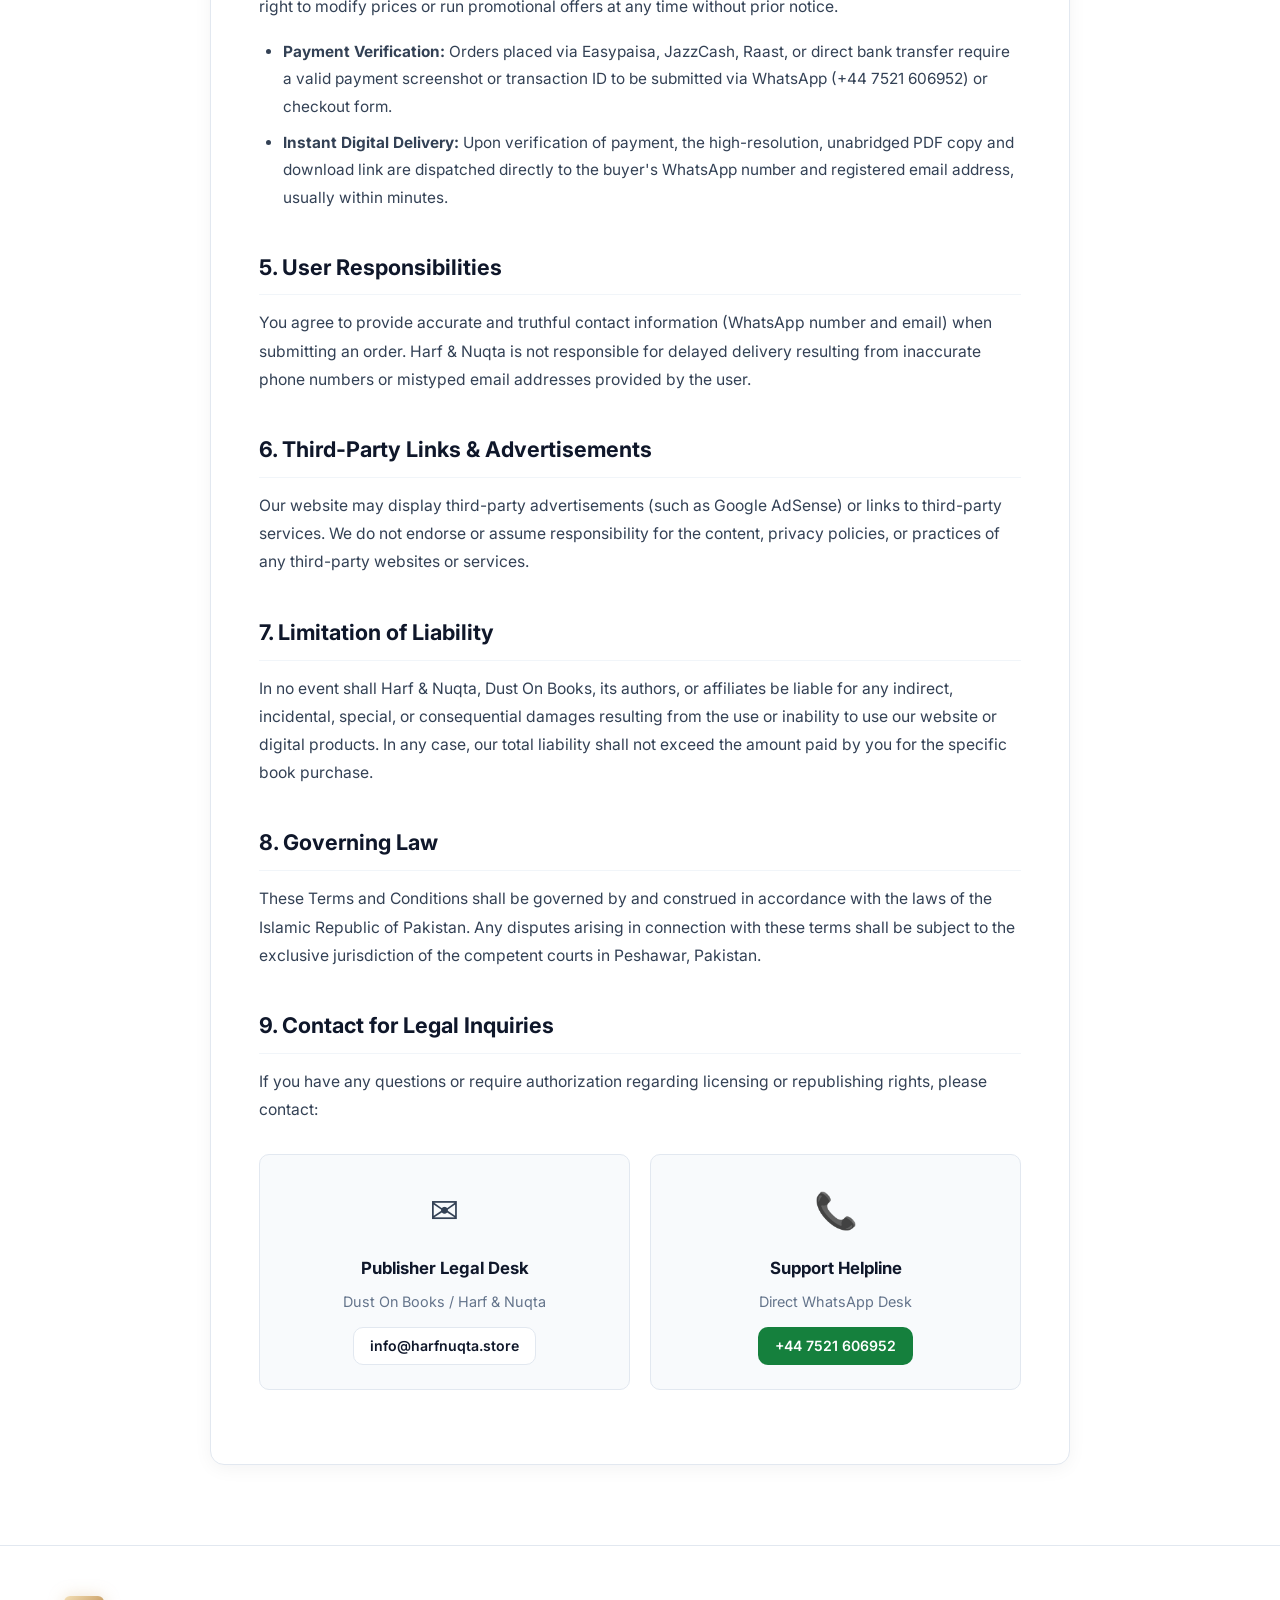
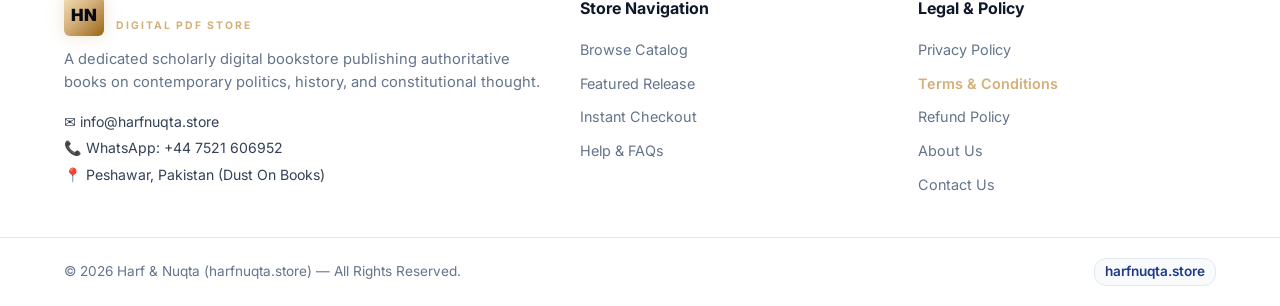
<file: terms.html>
<!DOCTYPE html>
<html lang="en" dir="ltr">
<head>
  <meta charset="UTF-8">
  <meta name="viewport" content="width=device-width, initial-scale=1.0">

  <!-- Primary SEO Meta Tags -->
  <title>Terms & Conditions | Harf & Nuqta Digital Bookstore</title>
  <meta name="title" content="Terms & Conditions | Harf & Nuqta Digital Bookstore">
  <meta name="description" content="Official Terms and Conditions for purchasing and accessing verified digital eBooks from Harf & Nuqta (harfnuqta.store). License, copyright, and delivery rules.">
  <meta name="robots" content="index, follow">
  <link rel="canonical" href="https://harfnuqta.store/terms.html">

  <!-- Open Graph -->
  <meta property="og:type" content="article">
  <meta property="og:url" content="https://harfnuqta.store/terms.html">
  <meta property="og:title" content="Terms & Conditions - Harf & Nuqta Digital Bookstore">
  <meta property="og:description" content="Terms of Service and legal usage rules for harfnuqta.store and digital publication editions.">
  <meta property="og:image" content="https://harfnuqta.store/front_cover_roman_urdu.png">

  <!-- Favicon -->
  <link rel="icon" type="image/svg+xml" href="data:image/svg+xml,<svg xmlns='http://www.w3.org/2000/svg' viewBox='0 0 100 100'><text y='.9em' font-size='90'>📚</text></svg>">

  <!-- Fonts & Styles -->
  <link rel="preconnect" href="https://fonts.googleapis.com">
  <link rel="preconnect" href="https://fonts.gstatic.com" crossorigin>
  <link href="https://fonts.googleapis.com/css2?family=Inter:wght@400;500;600;700;800&family=Noto+Nastaliq+Urdu:wght@400;600;700&display=swap" rel="stylesheet">
  <link rel="stylesheet" href="style.css?v=2.5">

  <!-- Google AdSense -->
  <script async src="https://pagead2.googlesyndication.com/pagead/js/adsbygoogle.js?client=ca-pub-1102729634133781"
     crossorigin="anonymous"></script>
</head>
<body class="lang-en">

  <!-- Top Utility Bar -->
  <div class="top-bar">
    <div class="container top-bar-inner">
      <div class="top-announcement">
        <span class="pulse-indicator"></span>
        <span>Official Digital PDF Store • Instant WhatsApp &amp; Email Delivery</span>
      </div>
      <div class="top-bar-right">
        <a href="https://wa.me/447521606952" target="_blank" rel="noopener noreferrer" class="top-wa-link">
          <svg width="15" height="15" viewBox="0 0 24 24" fill="#15803d"><path d="M.057 24l1.687-6.163c-1.041-1.804-1.588-3.849-1.587-5.946.003-6.556 5.338-11.891 11.893-11.891 3.181.001 6.167 1.24 8.413 3.488 2.245 2.248 3.481 5.236 3.48 8.414-.003 6.557-5.338 11.892-11.893 11.892-1.99-.001-3.951-.5-5.688-1.448l-6.305 1.654zm6.597-3.807c1.676.995 3.276 1.591 5.392 1.592 5.448 0 9.886-4.434 9.889-9.885.002-5.462-4.415-9.89-9.881-9.892-5.452 0-9.887 4.434-9.889 9.884-.001 2.225.651 3.891 1.746 5.634l-.999 3.648 3.742-.981z"/></svg>
          <span>WhatsApp: <strong>+44 7521 606952</strong></span>
        </a>
        <span class="support-email">✉️ info@harfnuqta.store</span>
      </div>
    </div>
  </div>

  <!-- Header -->
  <header class="main-header">
    <div class="container header-container">
      <a href="index.html" class="store-brand">
        <div class="brand-symbol">HN</div>
        <div class="brand-naming">
          <span class="brand-title">HARF &amp; NUQTA</span>
          <span class="brand-tagline">DIGITAL PDF STORE</span>
        </div>
      </a>
      <div>
        <a href="index.html" class="btn btn-outline btn-sm">← Back to Store</a>
      </div>
    </div>
  </header>

  <!-- Hero Header -->
  <section class="legal-hero">
    <div class="container">
      <nav class="legal-breadcrumbs" aria-label="Breadcrumb">
        <a href="index.html">Home</a>
        <span>/</span>
        <span>Terms &amp; Conditions</span>
      </nav>
      <h1 class="legal-title">Terms &amp; Conditions</h1>
      <p class="legal-subtitle">
        Please read these terms carefully before accessing or ordering digital books from Harf &amp; Nuqta.
      </p>
      <span class="legal-badge-date">Last Updated: October 2026</span>
    </div>
  </section>

  <!-- Main Legal Article -->
  <main class="legal-content-wrap">
    <div class="container">
      <article class="legal-article">

        <div class="legal-callout callout-gold">
          <strong>Acceptance of Terms:</strong> By accessing, browsing, or purchasing eBooks from <strong>harfnuqta.store</strong>, you agree to be bound by these Terms and Conditions and our Privacy Policy. If you do not agree with any part of these terms, please refrain from using our service.
        </div>

        <h2>1. About the Bookstore</h2>
        <p>
          Harf &amp; Nuqta (<strong>harfnuqta.store</strong>) is the official digital bookstore operating under <strong>Dust On Books</strong> (Peshawar, Pakistan). We specialize in publishing and distributing verified digital editions of political, historical, and biographical works, including <em>"Iqtidaar Ke Paar" (اقتدار کے پار)</em> and its authorized English translation <em>"Beyond Power"</em> by Rasheed Yousafzai and Muhammad Amin Asad.
        </p>

        <h2>2. Intellectual Property &amp; Copyright</h2>
        <p>
          All content published on this website, including texts, book covers, design layouts, digital PDF files, typography, and promotional materials, is the intellectual property of Harf &amp; Nuqta, Dust On Books, and the respective authors.
        </p>
        <ul>
          <li><strong>Registered ISBN:</strong> 978-627-7650-25-4</li>
          <li>All rights are strictly reserved under national and international copyright treaties.</li>
          <li>Unauthorized copying, redistribution, public re-uploading, resale, or file-sharing on torrents, forums, or cloud links is strictly prohibited and subject to legal prosecution under intellectual property protection laws.</li>
        </ul>

        <h2>3. Digital Product License</h2>
        <p>
          When you purchase an eBook (such as the PDF edition of <em>Iqtidaar Ke Paar</em> or <em>Beyond Power</em>):
        </p>
        <ul>
          <li>You are granted a <strong>single-user, non-exclusive, non-transferable personal license</strong> to read the book on your personal devices (smartphones, tablets, e-readers, and personal computers).</li>
          <li>You may not modify, distribute, broadcast, sub-license, or create derivative works from the digital content without prior written permission from the publisher.</li>
        </ul>

        <h2>4. Pricing, Payment &amp; Delivery</h2>
        <p>
          All prices are clearly stated in Pakistani Rupees (PKR) and foreign currency equivalents. We reserve the right to modify prices or run promotional offers at any time without prior notice.
        </p>
        <ul>
          <li><strong>Payment Verification:</strong> Orders placed via Easypaisa, JazzCash, Raast, or direct bank transfer require a valid payment screenshot or transaction ID to be submitted via WhatsApp (+44 7521 606952) or checkout form.</li>
          <li><strong>Instant Digital Delivery:</strong> Upon verification of payment, the high-resolution, unabridged PDF copy and download link are dispatched directly to the buyer's WhatsApp number and registered email address, usually within minutes.</li>
        </ul>

        <h2>5. User Responsibilities</h2>
        <p>You agree to provide accurate and truthful contact information (WhatsApp number and email) when submitting an order. Harf &amp; Nuqta is not responsible for delayed delivery resulting from inaccurate phone numbers or mistyped email addresses provided by the user.</p>

        <h2>6. Third-Party Links &amp; Advertisements</h2>
        <p>
          Our website may display third-party advertisements (such as Google AdSense) or links to third-party services. We do not endorse or assume responsibility for the content, privacy policies, or practices of any third-party websites or services.
        </p>

        <h2>7. Limitation of Liability</h2>
        <p>
          In no event shall Harf &amp; Nuqta, Dust On Books, its authors, or affiliates be liable for any indirect, incidental, special, or consequential damages resulting from the use or inability to use our website or digital products. In any case, our total liability shall not exceed the amount paid by you for the specific book purchase.
        </p>

        <h2>8. Governing Law</h2>
        <p>
          These Terms and Conditions shall be governed by and construed in accordance with the laws of the Islamic Republic of Pakistan. Any disputes arising in connection with these terms shall be subject to the exclusive jurisdiction of the competent courts in Peshawar, Pakistan.
        </p>

        <h2>9. Contact for Legal Inquiries</h2>
        <p>If you have any questions or require authorization regarding licensing or republishing rights, please contact:</p>
        <div class="contact-card-grid">
          <div class="contact-card">
            <div class="contact-card-icon">✉️</div>
            <h4>Publisher Legal Desk</h4>
            <p>Dust On Books / Harf &amp; Nuqta</p>
            <a href="mailto:info@harfnuqta.store" class="btn btn-outline btn-sm">info@harfnuqta.store</a>
          </div>
          <div class="contact-card">
            <div class="contact-card-icon">📞</div>
            <h4>Support Helpline</h4>
            <p>Direct WhatsApp Desk</p>
            <a href="https://wa.me/447521606952" target="_blank" rel="noopener noreferrer" class="btn btn-whatsapp-clean btn-sm">+44 7521 606952</a>
          </div>
        </div>

      </article>
    </div>
  </main>

  <!-- Clean Professional Footer -->
  <footer class="clean-footer">
    <div class="container footer-grid">
      <div class="footer-brand-pane">
        <div class="store-brand">
          <div class="brand-symbol">HN</div>
          <div class="brand-naming">
            <span class="brand-title">HARF &amp; NUQTA</span>
            <span class="brand-tagline">DIGITAL PDF STORE</span>
          </div>
        </div>
        <p class="footer-mission">
          A dedicated scholarly digital bookstore publishing authoritative books on contemporary politics, history, and constitutional thought.
        </p>
        <div class="footer-contacts">
          <div>✉️ info@harfnuqta.store</div>
          <div>📞 WhatsApp: +44 7521 606952</div>
          <div>📍 Peshawar, Pakistan (Dust On Books)</div>
        </div>
      </div>

      <div class="footer-links-pane">
        <h4>Store Navigation</h4>
        <ul>
          <li><a href="index.html#store-section">Browse Catalog</a></li>
          <li><a href="index.html#featured-spotlight">Featured Release</a></li>
          <li><a href="index.html#checkout-section">Instant Checkout</a></li>
          <li><a href="index.html#faq-section">Help &amp; FAQs</a></li>
        </ul>
      </div>

      <div class="footer-links-pane">
        <h4>Legal &amp; Policy</h4>
        <ul>
          <li><a href="privacy-policy.html">Privacy Policy</a></li>
          <li><a href="terms.html" style="color: #d4af7a; font-weight: 600;">Terms &amp; Conditions</a></li>
          <li><a href="refund-policy.html">Refund Policy</a></li>
          <li><a href="about.html">About Us</a></li>
          <li><a href="contact.html">Contact Us</a></li>
        </ul>
      </div>
    </div>

    <div class="footer-sub-bar">
      <div class="container sub-bar-flex">
        <span>© 2026 Harf &amp; Nuqta (harfnuqta.store) — All Rights Reserved.</span>
        <span class="domain-tag">harfnuqta.store</span>
      </div>
    </div>
  </footer>

</body>
</html>
</file>
<file: style.css>
/* ==========================================================================
   Harf & Nuqta (harfnuqta.store) - Professional 2-Color Clean White Theme
   A Modern Digital Bookstore for PDF eBooks
   ========================================================================== */

:root {
  /* Strict 2-Color Architecture */
  /* 1. Neutrals / Base */
  --bg-page: #ffffff;
  --bg-subtle: #f8fafc;
  --bg-card: #ffffff;
  --border-subtle: #e2e8f0;
  --border-focus: #cbd5e1;

  --text-dark: #0f172a;       /* Deep slate primary headings */
  --text-body: #334155;       /* Crisp slate body */
  --text-muted: #64748b;      /* Elegant muted text */
  --text-light: #94a3b8;

  /* 2. Primary Accent (Refined Deep Royal Indigo) */
  --primary: #1e3a8a;
  --primary-hover: #1d4ed8;
  --primary-light: #eff6ff;
  --primary-border: #bfdbfe;

  --whatsapp-clean: #15803d;
  --whatsapp-hover: #166534;

  /* Typography */
  --font-sans: 'Inter', system-ui, -apple-system, BlinkMacSystemFont, "Segoe UI", Roboto, sans-serif;
  --font-urdu: 'Noto Nastaliq Urdu', 'Jameel Noori Nastaleeq', 'Amiri', serif;

  /* UI Tokens */
  --radius-sm: 6px;
  --radius-md: 10px;
  --radius-lg: 14px;
  --radius-xl: 20px;
  --shadow-sm: 0 1px 3px rgba(0, 0, 0, 0.05);
  --shadow-card: 0 4px 20px -2px rgba(15, 23, 42, 0.06);
  --shadow-hover: 0 12px 30px -4px rgba(15, 23, 42, 0.1);
  --transition: all 0.2s ease-in-out;
}

/* Base Resets */
*, *::before, *::after {
  box-sizing: border-box;
  margin: 0;
  padding: 0;
}

html {
  scroll-behavior: smooth;
  font-size: 16px;
}

body {
  background-color: var(--bg-page);
  color: var(--text-body);
  font-family: var(--font-sans);
  direction: ltr;
  line-height: 1.6;
  -webkit-font-smoothing: antialiased;
}

body.lang-ur {
  direction: rtl;
  font-family: var(--font-urdu);
  line-height: 2;
}

img {
  max-width: 100%;
  height: auto;
  display: block;
}

a {
  text-decoration: none;
  color: inherit;
  transition: var(--transition);
}

.container {
  width: 100%;
  max-width: 1200px;
  margin: 0 auto;
  padding: 0 24px;
}

.max-w-700 { max-width: 700px; }
.max-w-500 { max-width: 500px; }
.text-center { text-align: center; }
.w-100 { width: 100%; }

/* Buttons */
.btn {
  display: inline-flex;
  align-items: center;
  justify-content: center;
  gap: 8px;
  padding: 11px 22px;
  border-radius: var(--radius-md);
  font-family: inherit;
  font-size: 0.95rem;
  font-weight: 600;
  cursor: pointer;
  border: 1px solid transparent;
  transition: var(--transition);
  line-height: 1.4;
}

.btn-lg {
  padding: 13px 26px;
  font-size: 1.02rem;
}

.btn-sm {
  padding: 8px 16px;
  font-size: 0.88rem;
}

.btn-block {
  width: 100%;
}

.btn-primary {
  background: var(--primary);
  color: #ffffff;
  border-color: var(--primary);
  box-shadow: 0 2px 8px rgba(30, 58, 138, 0.2);
}

.btn-primary:hover {
  background: var(--primary-hover);
  border-color: var(--primary-hover);
  transform: translateY(-1px);
  box-shadow: 0 4px 12px rgba(30, 58, 138, 0.25);
}

.btn-secondary {
  background: var(--bg-subtle);
  color: var(--text-dark);
  border: 1px solid var(--border-subtle);
}

.btn-secondary:hover {
  background: #e2e8f0;
  border-color: #cbd5e1;
}

.btn-outline {
  background: #ffffff;
  color: var(--text-dark);
  border: 1px solid var(--border-subtle);
}

.btn-outline:hover {
  border-color: var(--primary);
  color: var(--primary);
  background: var(--primary-light);
}

.btn-whatsapp-clean {
  background: var(--whatsapp-clean);
  color: #ffffff;
}

.btn-whatsapp-clean:hover {
  background: var(--whatsapp-hover);
  transform: translateY(-1px);
}

/* ==========================================================================
   TOP UTILITY BAR - Sleek Obsidian & Gold
   ========================================================================== */
.top-bar {
  background: #050811;
  border-bottom: 1px solid rgba(255, 255, 255, 0.08);
  font-size: 0.82rem;
  color: #94a3b8;
  padding: 8px 0;
}

.top-bar-inner {
  display: flex;
  align-items: center;
  justify-content: space-between;
}

.top-announcement {
  display: flex;
  align-items: center;
  gap: 8px;
  font-weight: 500;
  color: #e2e8f0;
}

.pulse-indicator {
  width: 8px;
  height: 8px;
  border-radius: 50%;
  background: #22c55e;
  box-shadow: 0 0 10px #22c55e;
  animation: pulse-dot 2s infinite;
}

.top-bar-right {
  display: flex;
  align-items: center;
  gap: 18px;
}

.top-wa-link {
  display: flex;
  align-items: center;
  gap: 6px;
  color: #4ade80;
  font-weight: 500;
  transition: var(--transition);
}

.top-wa-link:hover {
  color: #86efac;
}

.support-email {
  color: #94a3b8;
  font-size: 0.8rem;
}

.lang-switch {
  display: flex;
  background: rgba(255, 255, 255, 0.06);
  border: 1px solid rgba(255, 255, 255, 0.12);
  border-radius: var(--radius-sm);
  padding: 2px;
}

.lang-pill {
  background: transparent;
  border: none;
  font-size: 0.78rem;
  font-weight: 600;
  color: #94a3b8;
  padding: 3px 10px;
  border-radius: 4px;
  cursor: pointer;
  transition: var(--transition);
}

.lang-pill:hover {
  color: #ffffff;
}

.lang-pill.active {
  background: linear-gradient(135deg, #d4af7a 0%, #b8860b 100%);
  color: #070b16;
  font-weight: 700;
  box-shadow: 0 2px 8px rgba(212, 175, 122, 0.3);
}

/* ==========================================================================
   MAIN NAVIGATION HEADER - Frosted Obsidian Glass
   ========================================================================== */
.main-header {
  position: sticky;
  top: 0;
  z-index: 100;
  background: rgba(8, 12, 23, 0.94);
  backdrop-filter: blur(16px);
  -webkit-backdrop-filter: blur(16px);
  border-bottom: 1px solid rgba(255, 255, 255, 0.08);
  padding: 13px 0;
  transition: var(--transition);
}

.header-container {
  display: flex;
  align-items: center;
  justify-content: space-between;
  gap: 20px;
}

.store-brand {
  display: flex;
  align-items: center;
  gap: 12px;
}

.brand-symbol {
  width: 40px;
  height: 40px;
  border-radius: var(--radius-sm);
  background: linear-gradient(135deg, #f3dfb6 0%, #d4af7a 45%, #996515 100%);
  color: #070b16;
  display: flex;
  align-items: center;
  justify-content: center;
  font-weight: 900;
  font-size: 1.05rem;
  letter-spacing: 0.5px;
  box-shadow: 0 0 16px rgba(212, 175, 122, 0.35);
}

.brand-naming {
  display: flex;
  flex-direction: column;
}

.brand-title {
  font-size: 1.18rem;
  font-weight: 800;
  color: #ffffff;
  letter-spacing: 0.8px;
  line-height: 1.1;
}

.brand-tagline {
  font-size: 0.65rem;
  font-weight: 700;
  letter-spacing: 2px;
  color: #d4af7a;
}

/* Header Search */
.header-search {
  position: relative;
  flex: 1;
  max-width: 400px;
}

.search-icon {
  position: absolute;
  top: 50%;
  left: 14px;
  transform: translateY(-50%);
  color: #64748b;
  pointer-events: none;
}

body.lang-ur .search-icon {
  left: auto;
  right: 14px;
}

.header-search input {
  width: 100%;
  padding: 9px 14px 9px 38px;
  border: 1px solid rgba(255, 255, 255, 0.12);
  border-radius: var(--radius-md);
  font-family: inherit;
  font-size: 0.88rem;
  background: rgba(255, 255, 255, 0.06);
  color: #ffffff;
  transition: var(--transition);
}

body.lang-ur .header-search input {
  padding: 9px 38px 9px 14px;
}

.header-search input::placeholder {
  color: #64748b;
}

.header-search input:focus {
  outline: none;
  background: rgba(255, 255, 255, 0.1);
  border-color: #d4af7a;
  box-shadow: 0 0 0 3px rgba(212, 175, 122, 0.2);
}

.nav-links {
  display: flex;
  align-items: center;
  gap: 22px;
}

.nav-item {
  font-size: 0.92rem;
  font-weight: 500;
  color: #94a3b8;
  position: relative;
  transition: var(--transition);
}

.nav-item:hover, .nav-item.active {
  color: #f5eedb;
}

.nav-item.active::after {
  content: '';
  position: absolute;
  bottom: -6px;
  left: 0;
  right: 0;
  height: 2px;
  background: #d4af7a;
  border-radius: 2px;
}

.header-action .btn {
  background: linear-gradient(135deg, #d4af7a 0%, #b8860b 100%);
  color: #070b16 !important;
  font-weight: 700;
  border: none;
  box-shadow: 0 4px 14px rgba(212, 175, 122, 0.3);
}

.header-action .btn:hover {
  transform: translateY(-1px);
  box-shadow: 0 6px 18px rgba(212, 175, 122, 0.45);
  background: linear-gradient(135deg, #e3c498 0%, #c4995f 100%);
}

/* ==========================================================================
   ULTRA-PREMIUM STORE HERO SECTION (Spotlight + 3D Hardcover Showcase)
   ========================================================================== */
.store-hero {
  position: relative;
  padding: 58px 0 68px;
  background:
    radial-gradient(circle at 82% 28%, rgba(212, 175, 122, 0.2) 0%, transparent 42%),
    radial-gradient(circle at 18% 40%, rgba(30, 58, 138, 0.38) 0%, transparent 52%),
    radial-gradient(circle at 50% 85%, rgba(16, 185, 129, 0.1) 0%, transparent 45%),
    #070b16;
  color: #ffffff;
  overflow: hidden;
  border-bottom: 1px solid rgba(255, 255, 255, 0.08);
}

.store-hero::after {
  content: '';
  position: absolute;
  bottom: 0;
  left: 0;
  right: 0;
  height: 1px;
  background: linear-gradient(90deg, transparent, rgba(212, 175, 122, 0.45), transparent);
  pointer-events: none;
}

.hero-mesh-overlay {
  position: absolute;
  inset: 0;
  background-image: radial-gradient(rgba(255, 255, 255, 0.05) 1px, transparent 1px);
  background-size: 28px 28px;
  pointer-events: none;
  opacity: 0.6;
}

.hero-bg-glow {
  position: absolute;
  pointer-events: none;
  border-radius: 50%;
  filter: blur(90px);
  z-index: 1;
}

.glow-gold {
  top: 5%;
  right: 8%;
  width: 550px;
  height: 550px;
  background: rgba(212, 175, 122, 0.18);
}

.glow-blue {
  bottom: 15%;
  left: -5%;
  width: 650px;
  height: 650px;
  background: rgba(30, 58, 138, 0.35);
}

.glow-emerald {
  bottom: 5%;
  left: 30%;
  width: 420px;
  height: 420px;
  background: rgba(16, 185, 129, 0.12);
}

.hero-container {
  position: relative;
  z-index: 2;
  display: grid;
  grid-template-columns: 1.18fr 0.82fr;
  gap: 52px;
  align-items: center;
}

body.lang-ur .hero-container {
  direction: rtl;
}

/* Left: Copy Column */
.hero-copy-column {
  display: flex;
  flex-direction: column;
  align-items: flex-start;
}

body.lang-ur .hero-copy-column {
  align-items: flex-start;
  text-align: right;
}

/* Eyebrow Badge */
.hero-badge {
  display: inline-flex;
  align-items: center;
  gap: 10px;
  font-size: 0.76rem;
  font-weight: 700;
  letter-spacing: 1.8px;
  text-transform: uppercase;
  color: #f5eedb;
  background: rgba(212, 175, 122, 0.08);
  border: 1px solid rgba(212, 175, 122, 0.35);
  padding: 6px 14px;
  border-radius: 30px;
  margin-bottom: 18px;
  backdrop-filter: blur(10px);
  -webkit-backdrop-filter: blur(10px);
}

body.lang-ur .hero-badge {
  letter-spacing: 0;
  font-family: var(--font-urdu);
}

.hero-badge-tag {
  background: linear-gradient(135deg, #ef4444 0%, #b91c1c 100%);
  color: #ffffff;
  font-size: 0.65rem;
  padding: 2px 7px;
  border-radius: 10px;
  font-weight: 800;
  letter-spacing: 0.5px;
}

.badge-live-pulse {
  width: 8px;
  height: 8px;
  border-radius: 50%;
  background: #22c55e;
  box-shadow: 0 0 10px #22c55e;
  animation: pulse-dot 2s infinite;
}

@keyframes pulse-dot {
  0% { transform: scale(0.95); box-shadow: 0 0 0 0 rgba(34, 197, 94, 0.7); }
  70% { transform: scale(1.1); box-shadow: 0 0 0 6px rgba(34, 197, 94, 0); }
  100% { transform: scale(0.95); box-shadow: 0 0 0 0 rgba(34, 197, 94, 0); }
}

/* Headline Area */
.hero-headline-wrap {
  margin-bottom: 14px;
}

.hero-kicker {
  display: block;
  font-size: 0.84rem;
  font-weight: 700;
  letter-spacing: 2px;
  color: #d4af7a;
  text-transform: uppercase;
  margin-bottom: 8px;
}

body.lang-ur .hero-kicker {
  letter-spacing: 0;
  font-family: var(--font-urdu);
  font-size: 1rem;
}

.store-hero-headline {
  font-size: 3rem;
  font-weight: 800;
  line-height: 1.15;
  color: #ffffff;
  letter-spacing: -0.6px;
  margin-bottom: 10px;
}

body.lang-ur .store-hero-headline {
  font-family: var(--font-urdu);
  font-size: 2.6rem;
  line-height: 1.6;
}

.gold-gradient-text {
  background: linear-gradient(135deg, #ffffff 0%, #fde68a 30%, #d4af7a 70%, #fef3c7 100%);
  -webkit-background-clip: text;
  -webkit-text-fill-color: transparent;
  display: inline-block;
}

.hero-headline-urdu {
  font-family: var(--font-urdu);
  font-size: 2.3rem;
  color: #fde68a;
  margin-left: 10px;
  font-weight: 700;
}

body.lang-ur .hero-headline-urdu {
  margin-left: 0;
  margin-right: 10px;
  font-size: 1.8rem;
  color: #cbd5e1;
}

.hero-tagline-sub {
  font-size: 1.16rem;
  font-weight: 600;
  color: #cbd5e1;
  letter-spacing: 0.2px;
}

body.lang-ur .hero-tagline-sub {
  font-family: var(--font-urdu);
  font-size: 1.25rem;
  line-height: 1.8;
  color: #e2e8f0;
}

.store-hero-subtext {
  font-size: 1.02rem;
  color: #94a3b8;
  line-height: 1.7;
  margin-bottom: 20px;
  max-width: 600px;
}

.store-hero-subtext strong {
  color: #f1f5f9;
  font-weight: 600;
}

body.lang-ur .store-hero-subtext {
  font-family: var(--font-urdu);
  font-size: 1.15rem;
  line-height: 2.1;
  color: #cbd5e1;
}

/* Specs Badges Row */
.hero-specs-row {
  display: flex;
  flex-wrap: wrap;
  gap: 8px;
  margin-bottom: 22px;
}

.spec-pill {
  display: inline-flex;
  align-items: center;
  gap: 6px;
  background: rgba(255, 255, 255, 0.05);
  border: 1px solid rgba(255, 255, 255, 0.1);
  border-radius: 6px;
  padding: 5px 11px;
  font-size: 0.79rem;
  font-weight: 500;
  color: #e2e8f0;
  backdrop-filter: blur(6px);
  -webkit-backdrop-filter: blur(6px);
}

body.lang-ur .spec-pill {
  font-family: var(--font-urdu);
  font-size: 0.88rem;
}

.spec-pill-icon {
  font-size: 0.9rem;
}

/* Pricing Card (Inline Launch Offer) */
.hero-pricing-card {
  display: flex;
  align-items: center;
  justify-content: space-between;
  flex-wrap: wrap;
  gap: 14px;
  width: 100%;
  max-width: 580px;
  background: linear-gradient(135deg, rgba(212, 175, 122, 0.14) 0%, rgba(30, 58, 138, 0.18) 100%);
  border: 1px solid rgba(212, 175, 122, 0.35);
  border-radius: var(--radius-md);
  padding: 12px 18px;
  margin-bottom: 24px;
  backdrop-filter: blur(10px);
  -webkit-backdrop-filter: blur(10px);
}

.pricing-card-left {
  display: flex;
  flex-direction: column;
}

.pricing-card-label {
  font-size: 0.78rem;
  color: #cbd5e1;
  font-weight: 500;
  margin-bottom: 3px;
}

body.lang-ur .pricing-card-label {
  font-family: var(--font-urdu);
  font-size: 0.88rem;
}

.pricing-card-figures {
  display: flex;
  align-items: center;
  gap: 10px;
}

.hero-price-current {
  font-size: 1.55rem;
  font-weight: 800;
  color: #fbbf24;
  text-shadow: 0 0 16px rgba(251, 191, 36, 0.45);
}

.hero-price-original {
  font-size: 1rem;
  color: #94a3b8;
  text-decoration: line-through;
}

.hero-discount-pill {
  background: #dc2626;
  color: #ffffff;
  font-size: 0.72rem;
  font-weight: 800;
  padding: 3px 8px;
  border-radius: 20px;
  letter-spacing: 0.5px;
}

.instant-delivery-tag {
  display: flex;
  align-items: center;
  gap: 6px;
  font-size: 0.8rem;
  font-weight: 600;
  color: #4ade80;
  background: rgba(34, 197, 94, 0.12);
  border: 1px solid rgba(34, 197, 94, 0.28);
  padding: 6px 12px;
  border-radius: 20px;
}

body.lang-ur .instant-delivery-tag {
  font-family: var(--font-urdu);
}

/* Action Buttons Row */
.hero-actions-row {
  display: flex;
  align-items: center;
  gap: 12px;
  flex-wrap: wrap;
  margin-bottom: 26px;
}

.btn-hero-whatsapp {
  background: linear-gradient(135deg, #16a34a 0%, #15803d 100%);
  color: #ffffff !important;
  font-size: 0.98rem;
  font-weight: 700;
  letter-spacing: 0.2px;
  padding: 13px 24px;
  border-radius: var(--radius-md);
  box-shadow: 0 8px 25px rgba(22, 163, 74, 0.4);
  border: 1px solid rgba(255, 255, 255, 0.2);
  cursor: pointer;
  display: inline-flex;
  align-items: center;
  gap: 9px;
  transition: all 0.25s ease;
}

.btn-hero-whatsapp:hover {
  transform: translateY(-2px);
  box-shadow: 0 12px 32px rgba(22, 163, 74, 0.6);
  background: linear-gradient(135deg, #22c55e 0%, #16a34a 100%);
}

body.lang-ur .btn-hero-whatsapp {
  font-family: var(--font-urdu);
  font-size: 1.05rem;
}

.btn-hero-sample {
  background: rgba(255, 255, 255, 0.08);
  border: 1px solid rgba(212, 175, 122, 0.4);
  color: #f5eedb !important;
  font-size: 0.95rem;
  font-weight: 600;
  padding: 13px 20px;
  border-radius: var(--radius-md);
  cursor: pointer;
  display: inline-flex;
  align-items: center;
  gap: 8px;
  transition: all 0.25s ease;
  backdrop-filter: blur(8px);
  -webkit-backdrop-filter: blur(8px);
}

.btn-hero-sample:hover {
  background: rgba(212, 175, 122, 0.2);
  border-color: #d4af7a;
  transform: translateY(-2px);
  box-shadow: 0 8px 20px rgba(212, 175, 122, 0.25);
}

body.lang-ur .btn-hero-sample {
  font-family: var(--font-urdu);
  font-size: 1rem;
}

.btn-hero-checkout {
  background: transparent;
  border: 1px solid rgba(255, 255, 255, 0.16);
  color: #cbd5e1 !important;
  font-size: 0.88rem;
  font-weight: 500;
  padding: 13px 18px;
  border-radius: var(--radius-md);
  transition: all 0.25s ease;
}

.btn-hero-checkout:hover {
  color: #ffffff !important;
  border-color: rgba(255, 255, 255, 0.35);
  background: rgba(255, 255, 255, 0.06);
  transform: translateY(-2px);
}

body.lang-ur .btn-hero-checkout {
  font-family: var(--font-urdu);
  font-size: 0.92rem;
}

/* Trust Bar */
.hero-trust-bar {
  display: flex;
  align-items: center;
  gap: 14px;
  font-size: 0.82rem;
  color: #94a3b8;
  flex-wrap: wrap;
}

.trust-stars-wrap {
  display: flex;
  align-items: center;
  gap: 6px;
}

.stars-gold {
  color: #facc15;
  letter-spacing: 2px;
  font-size: 0.95rem;
}

.trust-score {
  font-weight: 600;
  color: #f1f5f9;
}

.trust-divider {
  width: 1px;
  height: 18px;
  background: rgba(255, 255, 255, 0.15);
}

.trust-feature {
  display: flex;
  align-items: center;
  gap: 6px;
  color: #cbd5e1;
}

.trust-check {
  color: #22c55e;
  font-weight: bold;
}

.trust-payment-icons {
  display: flex;
  align-items: center;
  gap: 6px;
}

.pay-method-tag {
  background: rgba(255, 255, 255, 0.06);
  border: 1px solid rgba(255, 255, 255, 0.1);
  border-radius: 4px;
  padding: 2px 7px;
  font-size: 0.72rem;
  color: #e2e8f0;
  font-weight: 600;
}

/* Right: Visual 3D Book Showcase */
.hero-visual-column {
  display: flex;
  justify-content: center;
  align-items: center;
}

.hero-book-stage {
  position: relative;
  display: flex;
  flex-direction: column;
  align-items: center;
  justify-content: center;
  padding: 10px 0;
}

.stage-spotlight {
  position: absolute;
  width: 380px;
  height: 520px;
  background: radial-gradient(circle, rgba(212, 175, 122, 0.24) 0%, rgba(30, 58, 138, 0.22) 50%, transparent 75%);
  filter: blur(50px);
  pointer-events: none;
  z-index: 1;
}

.book-3d-scene {
  position: relative;
  perspective: 1400px;
  z-index: 2;
  margin-bottom: 22px;
}

.book-3d-card {
  width: 290px;
  aspect-ratio: 19 / 33;
  position: relative;
  transform-style: preserve-3d;
  transition: transform 0.7s cubic-bezier(0.2, 0.8, 0.2, 1);
  transform: rotateY(-14deg) rotateX(4deg);
  animation: floatBook 6s ease-in-out infinite;
  cursor: pointer;
}

.book-3d-card.is-flipped {
  transform: rotateY(166deg) rotateX(4deg);
  animation: none;
}

@keyframes floatBook {
  0%, 100% { transform: rotateY(-14deg) rotateX(4deg) translateY(0); }
  50% { transform: rotateY(-10deg) rotateX(2deg) translateY(-10px); }
}

.book-face {
  position: absolute;
  top: 0;
  left: 0;
  width: 100%;
  height: 100%;
  backface-visibility: hidden;
  -webkit-backface-visibility: hidden;
  border-radius: 8px 16px 16px 8px;
  overflow: hidden;
  box-shadow: -18px 24px 45px rgba(0, 0, 0, 0.85), 0 0 35px rgba(212, 175, 122, 0.25);
  background: #08090b;
}

.book-face-front {
  z-index: 2;
}

.book-face-back {
  transform: rotateY(180deg);
  border-radius: 16px 8px 8px 16px;
  box-shadow: 18px 24px 45px rgba(0, 0, 0, 0.85), 0 0 35px rgba(212, 175, 122, 0.25);
}

.book-cover-img {
  width: 100%;
  height: 100%;
  object-fit: cover;
  display: block;
}

.book-spine-effect {
  position: absolute;
  top: 0;
  left: 0;
  width: 22px;
  height: 100%;
  background: linear-gradient(to right,
    rgba(0, 0, 0, 0.7) 0%,
    rgba(255, 255, 255, 0.28) 30%,
    rgba(0, 0, 0, 0.3) 55%,
    transparent 100%
  );
  pointer-events: none;
  z-index: 3;
}

.spine-right {
  left: auto;
  right: 0;
  background: linear-gradient(to left,
    rgba(0, 0, 0, 0.7) 0%,
    rgba(255, 255, 255, 0.28) 30%,
    rgba(0, 0, 0, 0.3) 55%,
    transparent 100%
  );
}

.book-gloss-overlay {
  position: absolute;
  inset: 0;
  background: linear-gradient(135deg, rgba(255, 255, 255, 0.14) 0%, transparent 45%);
  pointer-events: none;
  z-index: 4;
}

.book-page-edges {
  position: absolute;
  top: 4px;
  right: -8px;
  width: 8px;
  height: calc(100% - 8px);
  background: repeating-linear-gradient(to bottom, #fdfbf7 0px, #fdfbf7 2px, #e7e0d3 3px, #e7e0d3 4px);
  border-radius: 0 3px 3px 0;
  box-shadow: inset 1px 0 2px rgba(0, 0, 0, 0.3);
  pointer-events: none;
  z-index: 1;
}

.edges-left {
  right: auto;
  left: -8px;
  border-radius: 3px 0 0 3px;
}

.book-ribbon {
  position: absolute;
  bottom: -12px;
  right: 35px;
  width: 14px;
  height: 28px;
  background: linear-gradient(135deg, #d4af7a, #996515);
  box-shadow: 0 4px 10px rgba(0, 0, 0, 0.5);
  z-index: 5;
  clip-path: polygon(0 0, 100% 0, 100% 100%, 50% 80%, 0 100%);
}

.book-floor-shadow {
  position: absolute;
  bottom: -28px;
  left: 10%;
  width: 80%;
  height: 26px;
  background: radial-gradient(ellipse at center, rgba(0, 0, 0, 0.75) 0%, transparent 70%);
  filter: blur(10px);
  z-index: 1;
  pointer-events: none;
  animation: shadowPulse 6s ease-in-out infinite;
}

@keyframes shadowPulse {
  0%, 100% { transform: scale(1); opacity: 0.75; }
  50% { transform: scale(0.92); opacity: 0.5; }
}

/* Floating 3D Micro-Badges */
.floating-badge {
  position: absolute;
  z-index: 10;
  display: flex;
  align-items: center;
  gap: 10px;
  background: rgba(13, 19, 36, 0.88);
  border: 1px solid rgba(212, 175, 122, 0.4);
  backdrop-filter: blur(12px);
  -webkit-backdrop-filter: blur(12px);
  border-radius: 12px;
  padding: 8px 14px;
  box-shadow: 0 10px 25px rgba(0, 0, 0, 0.45);
  transition: transform 0.3s ease;
}

.badge-top-right {
  top: 15px;
  right: -20px;
  animation: floatBadge 5s ease-in-out infinite alternate;
}

.badge-bottom-left {
  bottom: 45px;
  left: -25px;
  animation: floatBadge 6s ease-in-out infinite alternate-reverse;
}

@keyframes floatBadge {
  0% { transform: translateY(0); }
  100% { transform: translateY(-8px); }
}

.floating-badge strong {
  font-size: 0.82rem;
  color: #ffffff;
  display: block;
  line-height: 1.2;
}

.floating-badge span {
  font-size: 0.7rem;
  color: #94a3b8;
}

.floating-badge-fire {
  font-size: 1.25rem;
}

.floating-badge-lightning {
  font-size: 1.25rem;
}

/* Tactile Controls Bar */
.book-controls-bar {
  display: flex;
  align-items: center;
  gap: 8px;
  background: rgba(255, 255, 255, 0.06);
  border: 1px solid rgba(255, 255, 255, 0.12);
  border-radius: 30px;
  padding: 4px;
  backdrop-filter: blur(10px);
  -webkit-backdrop-filter: blur(10px);
  z-index: 5;
}

.book-ctrl-btn {
  display: inline-flex;
  align-items: center;
  gap: 6px;
  background: transparent;
  border: none;
  color: #94a3b8;
  font-size: 0.78rem;
  font-weight: 600;
  padding: 6px 12px;
  border-radius: 20px;
  cursor: pointer;
  white-space: nowrap;
  transition: all 0.2s ease;
}

.book-ctrl-btn:hover {
  color: #ffffff;
  background: rgba(255, 255, 255, 0.08);
}

.book-ctrl-btn.active {
  background: linear-gradient(135deg, #d4af7a, #b8860b);
  color: #070b16;
  font-weight: 700;
  box-shadow: 0 2px 8px rgba(212, 175, 122, 0.3);
}

body.lang-ur .book-ctrl-btn {
  font-family: var(--font-urdu);
  font-size: 0.85rem;
}

/* Responsive Perks Row Under Hero */
.hero-perks-container {
  margin-top: 50px;
  position: relative;
  z-index: 5;
}

.store-perks-row {
  display: grid;
  grid-template-columns: repeat(4, 1fr);
  gap: 16px;
  background: rgba(13, 19, 36, 0.75);
  backdrop-filter: blur(16px);
  -webkit-backdrop-filter: blur(16px);
  border: 1px solid rgba(255, 255, 255, 0.09);
  border-radius: var(--radius-lg);
  padding: 22px 24px;
  box-shadow: 0 15px 35px rgba(0, 0, 0, 0.3);
}

.perk-box {
  display: flex;
  align-items: center;
  gap: 14px;
  transition: transform 0.25s ease;
}

.perk-box:hover {
  transform: translateY(-2px);
}

.perk-icon-circle {
  width: 48px;
  height: 48px;
  border-radius: 14px;
  background: linear-gradient(135deg, rgba(212, 175, 122, 0.16) 0%, rgba(30, 58, 138, 0.16) 100%);
  border: 1px solid rgba(212, 175, 122, 0.3);
  display: flex;
  align-items: center;
  justify-content: center;
  font-size: 1.4rem;
  flex-shrink: 0;
  box-shadow: 0 4px 12px rgba(0, 0, 0, 0.2);
}

.perk-text {
  display: flex;
  flex-direction: column;
}

.perk-text strong {
  font-size: 0.94rem;
  font-weight: 700;
  color: #ffffff;
  display: block;
  margin-bottom: 2px;
}

body.lang-ur .perk-text strong {
  font-family: var(--font-urdu);
  font-size: 1.05rem;
}

.perk-text span {
  font-size: 0.78rem;
  color: #cbd5e1;
  line-height: 1.4;
}

body.lang-ur .perk-text span {
  font-family: var(--font-urdu);
  font-size: 0.88rem;
}

/* Quick Category Pills in Catalog Section */
.quick-category-pills {
  display: flex;
  gap: 10px;
  flex-wrap: wrap;
  margin-top: 20px;
  margin-bottom: 28px;
}

.cat-pill {
  background: #ffffff;
  border: 1px solid var(--border-subtle);
  color: var(--text-body);
  font-family: inherit;
  font-size: 0.88rem;
  font-weight: 600;
  padding: 8px 18px;
  border-radius: 30px;
  cursor: pointer;
  transition: var(--transition);
}

.cat-pill:hover, .cat-pill.active {
  background: var(--primary);
  color: #ffffff;
  border-color: var(--primary);
  box-shadow: 0 4px 12px rgba(30, 58, 138, 0.2);
}

/* Mobile Responsiveness for Hero */
@media (max-width: 991px) {
  .hero-container {
    grid-template-columns: 1fr;
    gap: 45px;
    text-align: center;
  }
  .hero-copy-column {
    align-items: center;
  }
  body.lang-ur .hero-copy-column {
    align-items: center;
    text-align: center;
  }
  .store-hero-headline {
    font-size: 2.3rem;
  }
  body.lang-ur .store-hero-headline {
    font-size: 2.1rem;
  }
  .hero-pricing-card {
    justify-content: center;
  }
  .hero-actions-row {
    justify-content: center;
  }
  .hero-trust-bar {
    justify-content: center;
  }
  .badge-top-right {
    right: 0;
  }
  .badge-bottom-left {
    left: 0;
  }
  .store-perks-row {
    grid-template-columns: repeat(2, 1fr);
  }
}

@media (max-width: 600px) {
  .store-hero {
    padding: 38px 0 32px;
  }
  .store-hero-headline {
    font-size: 1.95rem;
  }
  .hero-headline-urdu {
    display: block;
    margin-left: 0;
    margin-top: 4px;
    font-size: 1.8rem;
  }
  .hero-tagline-sub {
    font-size: 1rem;
  }
  .book-3d-card {
    width: 220px;
    aspect-ratio: 19 / 33;
    height: auto;
  }
  .store-perks-row {
    grid-template-columns: 1fr;
  }
  .floating-badge {
    display: none;
  }
}

/* MAIN BOOKSTORE CATALOG SECTION */
.section-store-catalog {
  padding: 60px 0;
}

.catalog-heading-wrap {
  display: flex;
  align-items: flex-end;
  justify-content: space-between;
  border-bottom: 1px solid var(--border-subtle);
  padding-bottom: 16px;
  margin-bottom: 30px;
}

.catalog-title {
  font-size: 1.75rem;
  font-weight: 800;
  color: var(--text-dark);
}

.catalog-subtitle {
  font-size: 0.95rem;
  color: var(--text-muted);
  margin-top: 4px;
}

.catalog-status {
  font-size: 0.88rem;
  color: var(--text-muted);
  font-weight: 500;
}

/* Books Grid & Clean Cards */
.store-grid {
  display: grid;
  grid-template-columns: repeat(auto-fill, minmax(260px, 1fr));
  gap: 24px;
}

.clean-book-card {
  background: var(--bg-card);
  border: 1px solid var(--border-subtle);
  border-radius: var(--radius-lg);
  overflow: hidden;
  box-shadow: var(--shadow-card);
  transition: var(--transition);
  display: flex;
  flex-direction: column;
  position: relative;
}

.clean-book-card:hover {
  transform: translateY(-4px);
  border-color: #cbd5e1;
  box-shadow: var(--shadow-hover);
}

.card-cover-pane {
  background: #f1f5f9;
  height: 310px;
  display: flex;
  align-items: center;
  justify-content: center;
  padding: 16px;
  position: relative;
  overflow: hidden;
}

.card-cover-pane img {
  max-height: 100%;
  max-width: 100%;
  object-fit: contain;
  border-radius: 4px;
  box-shadow: 0 4px 15px rgba(0, 0, 0, 0.12);
  transition: transform 0.3s ease;
}

.clean-book-card:hover .card-cover-pane img {
  transform: scale(1.03);
}

.card-format-tag {
  position: absolute;
  top: 12px;
  left: 12px;
  background: var(--text-dark);
  color: #ffffff;
  font-size: 0.72rem;
  font-weight: 700;
  padding: 3px 8px;
  border-radius: 4px;
}

body.lang-ur .card-format-tag {
  left: auto;
  right: 12px;
}

.card-content-pane {
  padding: 18px;
  flex: 1;
  display: flex;
  flex-direction: column;
  justify-content: space-between;
}

.card-category-text {
  font-size: 0.75rem;
  font-weight: 700;
  color: var(--primary);
  letter-spacing: 0.5px;
  text-transform: uppercase;
  margin-bottom: 4px;
}

.card-book-title {
  font-size: 1.15rem;
  font-weight: 700;
  color: var(--text-dark);
  line-height: 1.35;
  margin-bottom: 6px;
}

.card-author-name {
  font-size: 0.85rem;
  color: var(--text-muted);
  margin-bottom: 12px;
}

.card-book-snippet {
  font-size: 0.88rem;
  color: var(--text-body);
  line-height: 1.5;
  margin-bottom: 16px;
}

.card-footer-action {
  display: flex;
  align-items: center;
  justify-content: space-between;
  border-top: 1px solid var(--border-subtle);
  padding-top: 14px;
  margin-top: auto;
}

.card-price-display {
  display: flex;
  flex-direction: column;
}

.price-now {
  font-size: 1.25rem;
  font-weight: 800;
  color: var(--text-dark);
  line-height: 1.1;
}

.price-was {
  font-size: 0.8rem;
  color: var(--text-light);
  text-decoration: line-through;
}

/* FEATURED SPOTLIGHT SECTION */
.section-spotlight {
  padding: 60px 0;
  background: var(--bg-subtle);
  border-top: 1px solid var(--border-subtle);
  border-bottom: 1px solid var(--border-subtle);
}

.spotlight-card {
  background: #ffffff;
  border: 1px solid var(--border-subtle);
  border-radius: var(--radius-xl);
  padding: 40px;
  box-shadow: var(--shadow-card);
  position: relative;
}

.spotlight-badge {
  display: inline-block;
  background: var(--primary);
  color: #ffffff;
  font-size: 0.72rem;
  font-weight: 800;
  letter-spacing: 1.2px;
  padding: 4px 12px;
  border-radius: 4px;
  margin-bottom: 24px;
}

.spotlight-grid {
  display: grid;
  grid-template-columns: 340px 1fr;
  gap: 40px;
  align-items: center;
}

.spotlight-visual {
  display: flex;
  flex-direction: column;
  gap: 16px;
}

.spotlight-book-frame {
  background: #f1f5f9;
  border: 1px solid var(--border-subtle);
  border-radius: var(--radius-lg);
  padding: 20px;
  text-align: center;
  box-shadow: var(--shadow-sm);
}

.spotlight-cover {
  max-height: 380px;
  margin: 0 auto;
  border-radius: 4px;
  box-shadow: 0 10px 25px rgba(0, 0, 0, 0.15);
}

.spotlight-quick-actions {
  display: flex;
  gap: 10px;
}

.spotlight-category {
  font-size: 0.8rem;
  font-weight: 700;
  color: var(--primary);
  letter-spacing: 1px;
}

.spotlight-title {
  font-size: 2.2rem;
  font-weight: 800;
  color: var(--text-dark);
  line-height: 1.2;
  margin: 6px 0;
}

.spotlight-subtitle {
  font-size: 1.25rem;
  color: var(--text-muted);
  font-weight: 600;
  margin-bottom: 16px;
}

.spotlight-desc {
  font-size: 1.05rem;
  color: var(--text-body);
  line-height: 1.7;
  margin-bottom: 24px;
}

.specs-table {
  background: var(--bg-subtle);
  border: 1px solid var(--border-subtle);
  border-radius: var(--radius-md);
  padding: 16px 20px;
  margin-bottom: 24px;
  display: flex;
  flex-direction: column;
  gap: 8px;
}

.spec-row {
  display: flex;
  font-size: 0.92rem;
}

.spec-label {
  width: 140px;
  font-weight: 600;
  color: var(--text-muted);
  flex-shrink: 0;
}

.spec-value {
  color: var(--text-dark);
  font-weight: 500;
}

.highlight-tag {
  color: var(--primary);
  font-weight: 700;
}

.spotlight-pricing {
  display: flex;
  align-items: center;
  justify-content: space-between;
  gap: 20px;
  flex-wrap: wrap;
  border-top: 1px solid var(--border-subtle);
  padding-top: 20px;
}

.spotlight-price-values {
  display: flex;
  align-items: center;
  gap: 12px;
}

.price-big {
  font-size: 2.2rem;
  font-weight: 800;
  color: var(--text-dark);
}

.price-strikethrough {
  font-size: 1.2rem;
  color: var(--text-light);
  text-decoration: line-through;
}

.save-tag {
  background: #dcfce7;
  color: #15803d;
  font-size: 0.8rem;
  font-weight: 700;
  padding: 3px 8px;
  border-radius: 4px;
}

.spotlight-actions {
  display: flex;
  gap: 12px;
  flex-wrap: wrap;
}

/* CHECKOUT SECTION */
.section-checkout {
  padding: 60px 0;
}

.checkout-header-center {
  text-align: center;
  max-width: 650px;
  margin: 0 auto 40px;
}

.checkout-pill-tag {
  display: inline-block;
  font-size: 0.75rem;
  font-weight: 700;
  letter-spacing: 1.5px;
  color: var(--primary);
  background: var(--primary-light);
  padding: 3px 10px;
  border-radius: 14px;
  margin-bottom: 8px;
}

.checkout-main-title {
  font-size: 2.1rem;
  font-weight: 800;
  color: var(--text-dark);
}

.checkout-sub {
  font-size: 1rem;
  color: var(--text-muted);
  margin-top: 6px;
}

.checkout-container-grid {
  display: grid;
  grid-template-columns: 0.85fr 1.15fr;
  gap: 32px;
}

.checkout-summary-box, .checkout-form-box {
  background: #ffffff;
  border: 1px solid var(--border-subtle);
  border-radius: var(--radius-lg);
  padding: 32px;
  box-shadow: var(--shadow-card);
}

.summary-heading {
  font-size: 1.25rem;
  font-weight: 700;
  color: var(--text-dark);
  margin-bottom: 20px;
  padding-bottom: 12px;
  border-bottom: 1px solid var(--border-subtle);
}

.selected-product-card {
  display: flex;
  align-items: center;
  justify-content: space-between;
  background: var(--bg-subtle);
  border: 1px solid var(--border-subtle);
  border-radius: var(--radius-md);
  padding: 14px 18px;
  margin-bottom: 20px;
}

.prod-details strong {
  display: block;
  font-size: 1rem;
  color: var(--text-dark);
}

.prod-badge {
  display: inline-block;
  font-size: 0.75rem;
  color: var(--primary);
  font-weight: 600;
  margin-top: 2px;
}

.prod-price {
  font-size: 1.3rem;
  font-weight: 800;
  color: var(--primary);
}

.price-breakdown {
  display: flex;
  flex-direction: column;
  gap: 10px;
  margin-bottom: 24px;
}

.breakdown-row {
  display: flex;
  justify-content: space-between;
  font-size: 0.95rem;
  color: var(--text-muted);
}

.text-discount { color: #16a34a; font-weight: 600; }
.text-free { color: #16a34a; font-weight: 600; }

.breakdown-row.total-row {
  border-top: 1px solid var(--border-subtle);
  padding-top: 14px;
  color: var(--text-dark);
  font-size: 1.15rem;
}

.total-highlight {
  font-size: 1.6rem;
  font-weight: 800;
  color: var(--primary);
}

.guarantee-box {
  background: var(--primary-light);
  border: 1px solid var(--primary-border);
  border-radius: var(--radius-md);
  padding: 16px;
  display: flex;
  flex-direction: column;
  gap: 8px;
  font-size: 0.88rem;
  color: var(--primary);
  font-weight: 500;
}

/* Form Styles */
.input-row {
  display: grid;
  grid-template-columns: 1fr 1fr;
  gap: 16px;
}

.form-field {
  margin-bottom: 18px;
}

.form-field label {
  display: block;
  font-size: 0.88rem;
  font-weight: 600;
  color: var(--text-dark);
  margin-bottom: 6px;
}

.clean-input {
  width: 100%;
  padding: 11px 14px;
  border: 1px solid var(--border-subtle);
  border-radius: var(--radius-sm);
  font-family: inherit;
  font-size: 0.92rem;
  background: var(--bg-subtle);
  color: var(--text-dark);
  transition: var(--transition);
}

.clean-input:focus {
  outline: none;
  background: #ffffff;
  border-color: var(--primary);
  box-shadow: 0 0 0 3px rgba(30, 58, 138, 0.1);
}

.whatsapp-order-promo {
  display: flex;
  align-items: flex-start;
  gap: 14px;
  background: #f0fdf4;
  border: 1px solid #bbf7d0;
  border-radius: var(--radius-md);
  padding: 16px;
  margin-bottom: 22px;
}

.wa-order-icon {
  flex-shrink: 0;
  margin-top: 2px;
}

.wa-order-text strong {
  display: block;
  font-size: 0.98rem;
  color: #166534;
  margin-bottom: 4px;
}

.wa-order-text p {
  font-size: 0.88rem;
  color: #15803d;
  line-height: 1.5;
  margin: 0;
}

.whatsapp-number-badge {
  text-align: center;
  font-size: 0.88rem;
  color: var(--text-muted);
  margin-top: 10px;
}

.whatsapp-number-badge strong {
  color: #15803d;
  font-family: inherit;
}

.copy-mini-btn {
  background: var(--primary);
  color: #ffffff;
  border: none;
  padding: 3px 8px;
  border-radius: 4px;
  font-size: 0.75rem;
  font-weight: 600;
  cursor: pointer;
}

.divider-text-clean {
  text-align: center;
  font-size: 0.8rem;
  color: var(--text-muted);
  margin: 10px 0;
}

.form-actions {
  display: flex;
  flex-direction: column;
  gap: 10px;
  margin-top: 20px;
}

/* FAQ SECTION */
.section-faq {
  padding: 60px 0;
  background: var(--bg-subtle);
  border-top: 1px solid var(--border-subtle);
}

.clean-accordion {
  display: flex;
  flex-direction: column;
  gap: 12px;
}

.accordion-card {
  background: #ffffff;
  border: 1px solid var(--border-subtle);
  border-radius: var(--radius-md);
  overflow: hidden;
  box-shadow: var(--shadow-sm);
}

.acc-head {
  width: 100%;
  display: flex;
  align-items: center;
  justify-content: space-between;
  padding: 16px 20px;
  background: transparent;
  border: none;
  font-family: inherit;
  font-size: 1rem;
  font-weight: 600;
  color: var(--text-dark);
  cursor: pointer;
  text-align: left;
}

body.lang-ur .acc-head {
  text-align: right;
}

.acc-arrow {
  font-size: 1.4rem;
  color: var(--primary);
  transition: transform 0.2s ease;
}

.accordion-card.active .acc-arrow {
  transform: rotate(45deg);
}

.acc-content {
  display: none;
  padding: 0 20px 16px;
  font-size: 0.95rem;
  color: var(--text-body);
  line-height: 1.6;
  border-top: 1px solid var(--border-subtle);
  padding-top: 12px;
}

.accordion-card.active .acc-content {
  display: block;
}

/* FOOTER */
.clean-footer {
  background: #ffffff;
  border-top: 1px solid var(--border-subtle);
  padding: 50px 0 20px;
}

.footer-grid {
  display: grid;
  grid-template-columns: 1.6fr 1fr 1fr;
  gap: 40px;
  margin-bottom: 40px;
}

.footer-mission {
  color: var(--text-muted);
  font-size: 0.92rem;
  margin: 12px 0 16px;
  line-height: 1.6;
}

.footer-contacts {
  display: flex;
  flex-direction: column;
  gap: 4px;
  font-size: 0.88rem;
  color: var(--text-body);
}

.footer-links-pane h4 {
  font-size: 1rem;
  font-weight: 700;
  color: var(--text-dark);
  margin-bottom: 16px;
}

.footer-links-pane ul {
  list-style: none;
  display: flex;
  flex-direction: column;
  gap: 8px;
}

.footer-links-pane a, .footer-links-pane span {
  font-size: 0.9rem;
  color: var(--text-muted);
}

.footer-links-pane a:hover {
  color: var(--primary);
}

.footer-sub-bar {
  border-top: 1px solid var(--border-subtle);
  padding-top: 20px;
  font-size: 0.85rem;
  color: var(--text-muted);
}

.sub-bar-flex {
  display: flex;
  align-items: center;
  justify-content: space-between;
  flex-wrap: wrap;
  gap: 10px;
}

.domain-tag {
  background: var(--bg-subtle);
  color: var(--primary);
  border: 1px solid var(--border-subtle);
  padding: 2px 10px;
  border-radius: 12px;
  font-weight: 600;
}

/* CLEAN MODAL */
.clean-modal {
  position: fixed;
  inset: 0;
  background: rgba(15, 23, 42, 0.6);
  backdrop-filter: blur(4px);
  z-index: 200;
  display: none;
  align-items: center;
  justify-content: center;
  padding: 20px;
}

.clean-modal.active {
  display: flex;
}

.clean-modal-dialog {
  background: #ffffff;
  border: 1px solid var(--border-subtle);
  border-radius: var(--radius-lg);
  width: 100%;
  max-width: 800px;
  max-height: 90vh;
  display: flex;
  flex-direction: column;
  box-shadow: 0 20px 40px rgba(0, 0, 0, 0.15);
  animation: modalSlide 0.2s ease-out;
}

@keyframes modalSlide {
  from { opacity: 0; transform: translateY(10px); }
  to { opacity: 1; transform: translateY(0); }
}

.clean-modal-header {
  padding: 16px 24px;
  border-bottom: 1px solid var(--border-subtle);
  display: flex;
  align-items: center;
  justify-content: space-between;
}

.clean-modal-header h3 {
  font-size: 1.25rem;
  color: var(--text-dark);
  font-weight: 700;
}

.modal-source {
  font-size: 0.78rem;
  color: var(--primary);
  font-weight: 600;
}

.clean-modal-close {
  background: transparent;
  border: none;
  font-size: 1.8rem;
  color: var(--text-muted);
  cursor: pointer;
  line-height: 1;
}

.clean-modal-body {
  padding: 24px;
  overflow-y: auto;
  flex: 1;
  font-size: 1rem;
  line-height: 1.8;
  color: var(--text-body);
}

.clean-modal-footer {
  padding: 14px 24px;
  border-top: 1px solid var(--border-subtle);
  background: var(--bg-subtle);
  display: flex;
  align-items: center;
  justify-content: space-between;
  flex-wrap: wrap;
  gap: 12px;
  font-size: 0.88rem;
  color: var(--text-muted);
}

/* Success Modal */
.success-check-badge {
  width: 56px;
  height: 56px;
  border-radius: 50%;
  background: #dcfce7;
  color: #15803d;
  font-size: 1.8rem;
  display: flex;
  align-items: center;
  justify-content: center;
  margin: 0 auto 16px;
  font-weight: 800;
}

.success-heading {
  font-size: 1.35rem;
  font-weight: 800;
  color: var(--text-dark);
  margin-bottom: 8px;
}

.success-para {
  font-size: 0.92rem;
  color: var(--text-muted);
  margin-bottom: 18px;
}

.success-meta-card {
  background: var(--bg-subtle);
  border: 1px solid var(--border-subtle);
  border-radius: var(--radius-sm);
  padding: 14px;
  text-align: left;
  font-size: 0.88rem;
  margin-bottom: 18px;
}

body.lang-ur .success-meta-card {
  text-align: right;
}

.success-buttons {
  display: flex;
  flex-direction: column;
  gap: 8px;
}

/* RESPONSIVE */
@media (max-width: 992px) {
  .store-perks-row {
    grid-template-columns: repeat(2, 1fr);
  }

  .spotlight-grid {
    grid-template-columns: 1fr;
    text-align: center;
  }

  .spotlight-visual {
    max-width: 320px;
    margin: 0 auto;
  }

  .spotlight-price-values {
    justify-content: center;
  }

  .spotlight-actions {
    justify-content: center;
  }

  .checkout-container-grid {
    grid-template-columns: 1fr;
  }

  .footer-grid {
    grid-template-columns: 1fr;
  }
}

@media (max-width: 768px) {
  .header-search {
    display: none;
  }

  .nav-links {
    display: none;
  }

  .store-hero-headline {
    font-size: 1.85rem;
  }

  .store-perks-row {
    grid-template-columns: 1fr;
  }

  .input-row {
    grid-template-columns: 1fr;
  }

  .clean-payment-options {
    grid-template-columns: 1fr;
  }

  .spotlight-card {
    padding: 24px;
  }
}

/* TOP BAR WHATSAPP LINK */
.top-wa-link {
  display: inline-flex;
  align-items: center;
  gap: 6px;
  color: #15803d;
  font-size: 0.82rem;
  font-weight: 600;
  text-decoration: none;
  background: #f0fdf4;
  padding: 3px 10px;
  border-radius: 999px;
  border: 1px solid #bbf7d0;
  transition: all 0.2s ease;
}

.top-wa-link:hover {
  background: #dcfce7;
  color: #166534;
  transform: translateY(-1px);
}

/* FLOATING WHATSAPP BUTTON */
.floating-whatsapp {
  position: fixed;
  bottom: 28px;
  right: 28px;
  display: flex;
  align-items: center;
  gap: 12px;
  text-decoration: none;
  z-index: 9999;
  cursor: pointer;
  transition: transform 0.3s cubic-bezier(0.175, 0.885, 0.32, 1.275);
}

.floating-whatsapp:hover {
  transform: translateY(-4px);
}

.floating-wa-badge {
  background: #ffffff;
  color: #1e293b;
  font-size: 0.85rem;
  font-weight: 700;
  padding: 8px 16px;
  border-radius: 999px;
  box-shadow: 0 4px 18px rgba(0, 0, 0, 0.12);
  border: 1px solid #e2e8f0;
  white-space: nowrap;
  pointer-events: none;
  display: flex;
  align-items: center;
  gap: 6px;
}

.floating-wa-icon-box {
  width: 60px;
  height: 60px;
  border-radius: 50%;
  background: #25D366;
  display: flex;
  align-items: center;
  justify-content: center;
  box-shadow: 0 8px 25px rgba(37, 211, 102, 0.45);
  position: relative;
  transition: transform 0.25s ease, box-shadow 0.25s ease;
}

.floating-wa-icon-box::before {
  content: "";
  position: absolute;
  width: 100%;
  height: 100%;
  border-radius: 50%;
  border: 2px solid #25D366;
  opacity: 0.75;
  animation: waPulseRing 2s cubic-bezier(0.215, 0.61, 0.355, 1) infinite;
}

@keyframes waPulseRing {
  0% {
    transform: scale(0.95);
    opacity: 0.8;
  }
  70% {
    transform: scale(1.35);
    opacity: 0;
  }
  100% {
    transform: scale(1.4);
    opacity: 0;
  }
}

.floating-whatsapp:hover .floating-wa-icon-box {
  transform: scale(1.08);
  box-shadow: 0 12px 30px rgba(37, 211, 102, 0.55);
}

/* RTL Support for Urdu */
body[dir="rtl"] .floating-whatsapp,
body.lang-ur .floating-whatsapp {
  right: auto;
  left: 28px;
  flex-direction: row-reverse;
}

@media (max-width: 640px) {
  .floating-wa-badge {
    display: none;
  }
  .floating-whatsapp {
    bottom: 20px;
    right: 20px;
  }
  body[dir="rtl"] .floating-whatsapp,
  body.lang-ur .floating-whatsapp {
    right: auto;
    left: 20px;
  }
}

/* ==========================================================================
   CONTENT & LEGAL PAGES STYLING (Privacy, Terms, Refund, About, Contact)
   ========================================================================== */
.legal-hero {
  background: radial-gradient(circle at 50% 0%, rgba(30, 58, 138, 0.25) 0%, rgba(8, 12, 23, 0.98) 70%);
  border-bottom: 1px solid rgba(255, 255, 255, 0.08);
  padding: 56px 0 40px;
  text-align: center;
}

.legal-breadcrumbs {
  display: flex;
  align-items: center;
  justify-content: center;
  gap: 8px;
  font-size: 0.85rem;
  color: #94a3b8;
  margin-bottom: 16px;
}

.legal-breadcrumbs a {
  color: #d4af7a;
  text-decoration: none;
  transition: var(--transition);
}

.legal-breadcrumbs a:hover {
  text-decoration: underline;
  color: #ffffff;
}

.legal-title {
  font-size: 2.3rem;
  font-weight: 800;
  color: #ffffff;
  letter-spacing: -0.5px;
  margin-bottom: 12px;
}

.legal-subtitle {
  font-size: 1rem;
  color: #94a3b8;
  max-width: 650px;
  margin: 0 auto;
}

.legal-badge-date {
  display: inline-block;
  margin-top: 14px;
  background: rgba(212, 175, 122, 0.12);
  border: 1px solid rgba(212, 175, 122, 0.3);
  color: #d4af7a;
  font-size: 0.78rem;
  font-weight: 600;
  padding: 4px 12px;
  border-radius: 20px;
}

.legal-content-wrap {
  background: var(--bg-page);
  padding: 50px 0 80px;
}

.legal-article {
  max-width: 860px;
  margin: 0 auto;
  background: #ffffff;
  border: 1px solid var(--border-subtle);
  border-radius: var(--radius-lg);
  padding: 44px 48px;
  box-shadow: var(--shadow-card);
  color: var(--text-body);
  line-height: 1.8;
}

.legal-article h2 {
  font-size: 1.35rem;
  font-weight: 700;
  color: var(--text-dark);
  margin-top: 36px;
  margin-bottom: 14px;
  padding-bottom: 8px;
  border-bottom: 1px solid #f1f5f9;
}

.legal-article h2:first-of-type {
  margin-top: 0;
}

.legal-article h3 {
  font-size: 1.1rem;
  font-weight: 600;
  color: var(--text-dark);
  margin-top: 22px;
  margin-bottom: 10px;
}

.legal-article p {
  margin-bottom: 16px;
  font-size: 0.98rem;
}

.legal-article ul, .legal-article ol {
  margin-bottom: 20px;
  padding-left: 24px;
}

.legal-article li {
  margin-bottom: 8px;
  font-size: 0.96rem;
}

.legal-callout {
  background: #f8fafc;
  border-left: 4px solid var(--primary);
  border-radius: 0 var(--radius-sm) var(--radius-sm) 0;
  padding: 18px 22px;
  margin: 24px 0;
}

.legal-callout.callout-gold {
  border-left-color: #d4af7a;
  background: #fdfbf7;
}

.legal-callout strong {
  color: var(--text-dark);
}

.contact-card-grid {
  display: grid;
  grid-template-columns: repeat(auto-fit, minmax(240px, 1fr));
  gap: 20px;
  margin: 30px 0;
}

.contact-card {
  background: #f8fafc;
  border: 1px solid var(--border-subtle);
  border-radius: var(--radius-md);
  padding: 24px 20px;
  text-align: center;
  transition: var(--transition);
}

.contact-card:hover {
  transform: translateY(-2px);
  border-color: var(--primary-border);
  box-shadow: var(--shadow-sm);
}

.contact-card-icon {
  font-size: 2.2rem;
  margin-bottom: 10px;
}

.contact-card h4 {
  font-size: 1.05rem;
  color: var(--text-dark);
  margin-bottom: 6px;
}

.contact-card p {
  font-size: 0.9rem;
  color: var(--text-muted);
  margin-bottom: 12px;
}

.quick-contact-box {
  background: #f0fdf4;
  border: 1px solid #bbf7d0;
  border-radius: var(--radius-md);
  padding: 22px;
  margin-top: 30px;
  text-align: center;
}

@media (max-width: 768px) {
  .legal-title { font-size: 1.85rem; }
  .legal-article { padding: 26px 20px; border-radius: var(--radius-md); }
}
</file>
